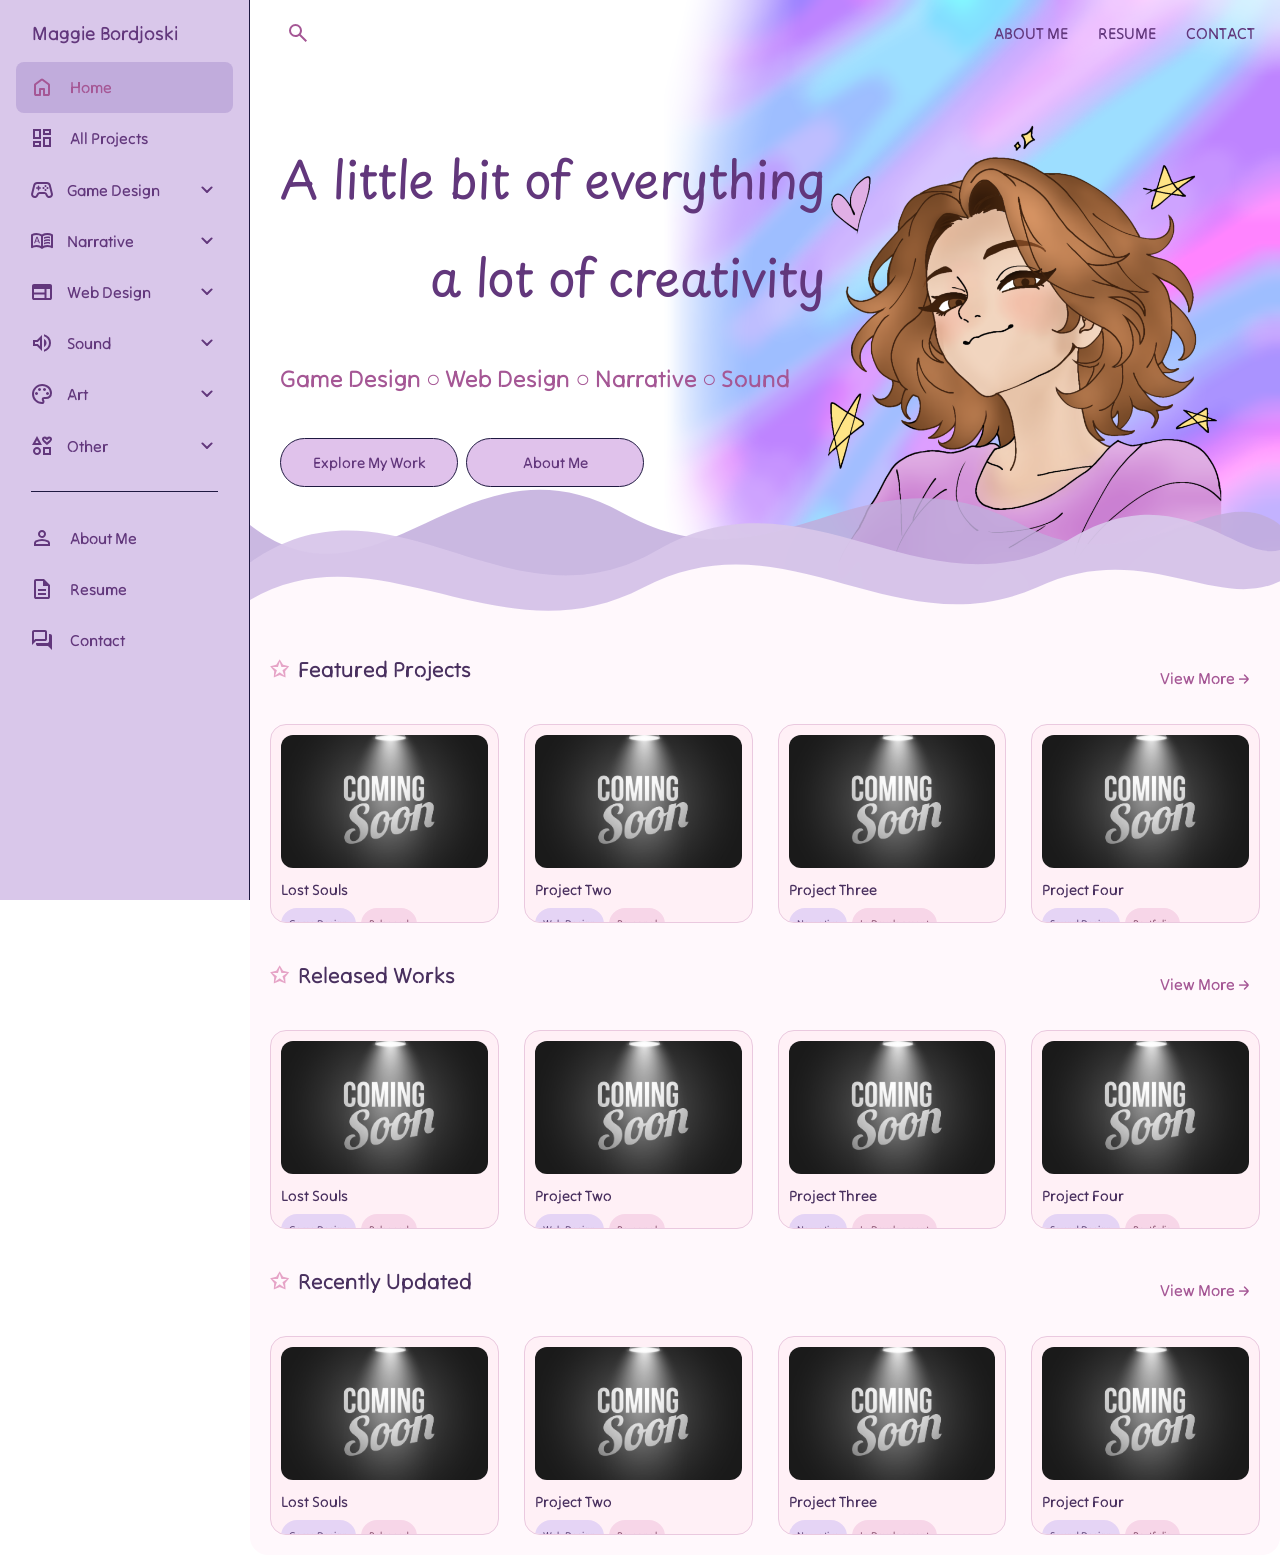
<file: index.html>
<!DOCTYPE html>
<html lang="en">

<head>
    <meta charset="UTF-8">
    <meta name="viewport" content="width=device-width, initial-scale=1.0">
    <title>Maggie Bordjoski Portfolio Website</title>

    <!-- IMPORTING FONTS -->

    <!-- IMPORTING MY CSS -->
    <link rel="stylesheet" href="CSS/index.css">
    <link rel="stylesheet" href="CSS/topnav.css">
    <link rel="stylesheet" href="CSS/sidenav.css">
    <link rel="stylesheet" href="CSS/phone.css">
    <link rel="stylesheet" href="CSS/hero.css">
    <link rel="stylesheet" href="CSS/featured.css">

    <!-- IMPORTING JS -->
    <script type="text/javascript" src="JS/nav.js" defer></script>
    <script type="text/javascript" src="JS/hero.js" defer></script>

    <!-- Tutorials used :D -->
    <!--
        For Side Bar Nav help -
            https://youtu.be/R7b3OlEyqug?si=28GfemDogF6Ju9H1
        -->
    <!--
        For Search bar
            To make it interactive -- https://www.youtube.com/watch?v=N2zvLLOxLSg
            to make it functional -- https://www.youtube.com/watch?v=m8yW3x442Yw
        -->

    <!-- 
        For responsive hero section
            ///
        -->

    <!-- All Resources used -->
    <!--
        SVGs - From Google Fonts Icons
        Fonts - Google Fonts
        ...
        -->
</head>

<body>
    <nav id="sidebar">
        <ul>
            <li>
                <span class="logo">Maggie Bordjoski</span>
            </li>
            <li class="active">
                <a href="index.html">
                    <svg xmlns="http://www.w3.org/2000/svg" height="24px" viewBox="0 -960 960 960" width="24px"
                        fill="#e8eaed">
                        <path
                            d="M240-200h120v-200q0-17 11.5-28.5T400-440h160q17 0 28.5 11.5T600-400v200h120v-360L480-740 240-560v360Zm-80 0v-360q0-19 8.5-36t23.5-28l240-180q21-16 48-16t48 16l240 180q15 11 23.5 28t8.5 36v360q0 33-23.5 56.5T720-120H560q-17 0-28.5-11.5T520-160v-200h-80v200q0 17-11.5 28.5T400-120H240q-33 0-56.5-23.5T160-200Zm320-270Z" />
                    </svg>
                    <span>Home</span>
                </a>
            </li>
            <li>
                <a href="projects.html">
                    <svg xmlns="http://www.w3.org/2000/svg" viewBox="0 0 24 24" height="24px" width="24px"
                        fill="#e3e3e3">
                        <path
                            d="M13,9V3h8V9H13ZM3,13V3h8V13H3Zm10,8V11h8V21H13ZM3,21V15h8v6H3ZM5,11H9V5H5v6Zm10,8h4V13H15v6ZM15,7h4V5H15V7ZM5,19H9V17H5v2Zm4-8Zm6-4Zm0,6ZM9,17Z" />
                    </svg>
                    <span>All Projects</span>
                </a>
            </li>
            <li class="dropdown">
                <div class="dropdown-header">
                    <svg xmlns="http://www.w3.org/2000/svg" viewBox="0 0 24 24" height="24px" width="24px"
                        fill="#e3e3e3">
                        <path
                            d="M4.73,20q-1.5,0-2.56-1.07t-1.11-2.6q0-0.22 0.02-0.45t0.08-0.45l2.1-8.4Q3.6,5.68 4.68,4.84T7.13,4h9.75q1.38,0 2.45,0.84q1.07,0.84 1.42,2.19l2.1,8.4q0.05,0.23 0.09,0.46t0.04,0.46q0,1.52-1.09,2.59T19.28,20q-1.05,0-1.95-0.55q-0.9-0.55-1.35-1.5l-0.7-1.45q-0.13-0.25-0.38-0.38T14.38,16H9.63Q9.35,16 9.1,16.13T8.73,16.5l-0.7,1.45q-0.45,0.95-1.35,1.5T4.73,20ZM4.8,18q0.47,0 0.86-0.25t0.59-0.68l0.7-1.42q0.38-0.78 1.1-1.21T9.63,14h4.75q0.85,0 1.58,0.45t1.12,1.2l0.7,1.42q0.2,0.43 0.59,0.68T19.23,18q0.7,0 1.2-0.46t0.53-1.16q0,0.02-0.05-0.47L18.8,7.52q-0.18-0.68-0.7-1.1T16.88,6H7.13Q6.43,6 5.89,6.43T5.2,7.52L3.1,15.9q-0.05,0.15-0.05,0.45q0,0.7 0.51,1.17Q4.08,18 4.8,18Zm9.41-7.29Q14.5,10.43 14.5,10q0-0.43-0.29-0.71T13.5,9T12.79,9.29T12.5,10t0.29,0.71T13.5,11t0.71-0.29Zm2-2Q16.5,8.42 16.5,8q0-0.43-0.29-0.71T15.5,7T14.79,7.29T14.5,8q0,0.42 0.29,0.71T15.5,9t0.71-0.29Zm0,4Q16.5,12.43 16.5,12t-0.29-0.71T15.5,11t-0.71,0.29T14.5,12t0.29,0.71T15.5,13t0.71-0.29Zm2-2Q18.5,10.43 18.5,10q0-0.43-0.29-0.71T17.5,9T16.79,9.29T16.5,10t0.29,0.71T17.5,11t0.71-0.29ZM9.04,12.29q0.21-0.21 0.21-0.54v-1h1q0.33,0 0.54-0.21T11,10q0-0.33-0.21-0.54T10.25,9.25h-1v-1q0-0.32-0.21-0.54Q8.83,7.5 8.5,7.5q-0.32,0-0.54,0.21Q7.75,7.93 7.75,8.25v1h-1q-0.32,0-0.54,0.21T6,10t0.21,0.54t0.54,0.21h1v1q0,0.32 0.21,0.54T8.5,12.5q0.33,0 0.54-0.21ZM12,12Z" />
                    </svg>
                    <a href="games.html" class="dropdown-link">
                        <span>Game Design</span>
                    </a>
                    <button onclick="toggleSubMenu(this)" class="dropdown-btn">
                        <svg xmlns="http://www.w3.org/2000/svg" height="24px" viewBox="0 -960 960 960" width="24px"
                            fill="#e8eaed">
                            <path
                                d="M480-361q-8 0-15-2.5t-13-8.5L268-556q-11-11-11-28t11-28q11-11 28-11t28 11l156 156 156-156q11-11 28-11t28 11q11 11 11 28t-11 28L508-372q-6 6-13 8.5t-15 2.5Z" />
                        </svg>
                    </button>
                </div>
                <ul class="sub-menu">
                    <div>
                        <li><a href="#">Featured</a></li>
                        <li><a href="#">Unity</a></li>
                        <li><a href="#">Unreal</a></li>
                        <li><a href="#">RPG Maker</a></li>
                        <li><a href="#">Level Design</a></li>
                    </div>
                </ul>
            </li>
            <li class="dropdown">
                <div class="dropdown-header">
                    <svg xmlns="http://www.w3.org/2000/svg" viewBox="0 0 24 24" height="24px" width="24px"
                        fill="#e3e3e3">
                        <path
                            d="M4,14.23H5.13L5.7,12.58H8.3l0.6,1.65H10L7.58,7.77H6.43L4,14.23Zm2.03-2.58L6.98,8.98H7.03l0.95,2.67H6.03ZM14,9.9V8.2q0.83-0.35 1.69-0.52T17.5,7.5q0.65,0 1.28,0.1T20,7.85v1.6q-0.6-0.22-1.21-0.34T17.5,9q-0.95,0-1.82,0.24Q14.8,9.48 14,9.9Zm0,5.5V13.7q0.83-0.35 1.69-0.53T17.5,13q0.65,0 1.28,0.1T20,13.35v1.6q-0.6-0.22-1.21-0.34T17.5,14.5q-0.95,0-1.82,0.22T14,15.4Zm0-2.75v-1.7q0.83-0.35 1.69-0.53t1.81-0.17q0.65,0 1.28,0.1T20,10.6v1.6q-0.6-0.22-1.21-0.34T17.5,11.75q-0.95,0-1.82,0.24Q14.8,12.23 14,12.65ZM6.5,16q1.18,0 2.29,0.26T11,17.05V7.2Q9.98,6.6 8.83,6.3T6.5,6Q5.6,6 4.71,6.18T3,6.7v9.9q0.88-0.3 1.74-0.45T6.5,16ZM13,17.05q1.1-0.53 2.21-0.79T17.5,16q0.9,0 1.76,0.15T21,16.6V6.7q-0.82-0.35-1.71-0.52T17.5,6q-1.18,0-2.32,0.3T13,7.2v9.85ZM12,20q-1.2-0.95-2.6-1.48T6.5,18q-1.05,0-2.06,0.27T2.5,19.05q-0.52,0.27-1.01-0.03Q1,18.73 1,18.15V6.1Q1,5.82 1.14,5.57Q1.28,5.32 1.55,5.2Q2.7,4.6 3.95,4.3T6.5,4Q7.95,4 9.34,4.38T12,5.5q1.28-0.75 2.66-1.13T17.5,4q1.3,0 2.55,0.3t2.4,0.9q0.27,0.13 0.41,0.38T23,6.1V18.15q0,0.58-0.49,0.88q-0.49,0.3-1.01,0.03q-0.92-0.5-1.94-0.78T17.5,18q-1.5,0-2.9,0.52T12,20ZM7,11.52Z" />
                    </svg>
                    <a href="narrative.html" class="dropdown-link">
                        <span>Narrative</span>
                    </a>
                    <button onclick="toggleSubMenu(this)" class="dropdown-btn">
                        <svg xmlns="http://www.w3.org/2000/svg" height="24px" viewBox="0 -960 960 960" width="24px"
                            fill="#e8eaed">
                            <path
                                d="M480-361q-8 0-15-2.5t-13-8.5L268-556q-11-11-11-28t11-28q11-11 28-11t28 11l156 156 156-156q11-11 28-11t28 11q11 11 11 28t-11 28L508-372q-6 6-13 8.5t-15 2.5Z" />
                        </svg>
                    </button>
                </div>
                <ul class="sub-menu">
                    <div>
                        <li><a href="#">Quest Design</a></li>
                        <li><a href="#">Story Bibles</a></li>
                        <li><a href="#">Storylets</a></li>
                        <li><a href="#">Twine</a></li>
                        <li><a href="#">Ink</a></li>
                    </div>
                </ul>
            </li>
            <li class="dropdown">
                <div class="dropdown-header">
                    <svg xmlns="http://www.w3.org/2000/svg" viewBox="0 0 24 24" height="24px" width="24px"
                        fill="#e3e3e3">
                        <path
                            d="M4,20q-0.82,0-1.41-0.59T2,18V6Q2,5.18 2.59,4.59T4,4H20q0.83,0 1.41,0.59Q22,5.18 22,6V18q0,0.82-0.59,1.41T20,20H4Zm0-2H14.5V14.5H4V18Zm12.5,0H20V9H16.5v9ZM4,12.5H14.5V9H4v3.5Z" />
                    </svg>
                    <a href="web.html" class="dropdown-link">
                        <span>Web Design</span>
                    </a>
                    <button onclick="toggleSubMenu(this)" class="dropdown-btn">
                        <svg xmlns="http://www.w3.org/2000/svg" height="24px" viewBox="0 -960 960 960" width="24px"
                            fill="#e8eaed">
                            <path
                                d="M480-361q-8 0-15-2.5t-13-8.5L268-556q-11-11-11-28t11-28q11-11 28-11t28 11l156 156 156-156q11-11 28-11t28 11q11 11 11 28t-11 28L508-372q-6 6-13 8.5t-15 2.5Z" />
                        </svg>
                    </button>
                </div>
                <ul class="sub-menu">
                    <div>
                        <li><a href="#">Projects</a></li>
                        <li><a href="#">Wireframes</a></li>
                        <li><a href="#">UI</a></li>
                        <li><a href="#">UX / User Testing</a></li>
                    </div>
                </ul>
            </li>
            <li class="dropdown">
                <div class="dropdown-header">
                    <svg xmlns="http://www.w3.org/2000/svg" viewBox="0 0 24 24" height="24px" width="24px"
                        fill="#e3e3e3">
                        <path
                            d="M14,20.73V18.68q2.25-0.65 3.63-2.5T19,11.98t-1.38-4.2Q16.25,5.93 14,5.27V3.22q3.1,0.7 5.05,3.14T21,11.98t-1.95,5.61T14,20.73ZM3,15V9H7l5-5V20L7,15H3Zm11,1V7.95Q15.18,8.5 15.84,9.6T16.5,12q0,1.27-0.66,2.36T14,16ZM10,8.85L7.85,11H5v2H7.85L10,15.15V8.85ZM7.5,12Z" />
                    </svg>
                    <a href="sound.html" class="dropdown-link">
                        <span>Sound</span>
                    </a>
                    <button onclick="toggleSubMenu(this)" class="dropdown-btn">
                        <svg xmlns="http://www.w3.org/2000/svg" height="24px" viewBox="0 -960 960 960" width="24px"
                            fill="#e8eaed">
                            <path
                                d="M480-361q-8 0-15-2.5t-13-8.5L268-556q-11-11-11-28t11-28q11-11 28-11t28 11l156 156 156-156q11-11 28-11t28 11q11 11 11 28t-11 28L508-372q-6 6-13 8.5t-15 2.5Z" />
                        </svg>
                    </button>
                </div>
                <ul class="sub-menu">
                    <div>
                        <li><a href="#">Sound Design for games</a></li>
                        <li><a href="#">Sound Effects</a></li>
                        <li><a href="#">Music</a></li>
                        <li><a href="#">Sound Based Narratives</a></li>
                    </div>
                </ul>
            </li>
            <li class="dropdown">
                <div class="dropdown-header">
                    <svg xmlns="http://www.w3.org/2000/svg" viewBox="0 0 24 24" height="24px" width="24px"
                        fill="#1f1f1f">
                        <path
                            d="M12,22q-2.05,0-3.88-0.79Q6.3,20.43 4.94,19.06Q3.58,17.7 2.79,15.88T2,12Q2,9.92 2.81,8.1q0.81-1.83 2.2-3.17Q6.4,3.57 8.25,2.79T12.2,2q2,0 3.78,0.69t3.11,1.9t2.13,2.88Q22,9.13 22,11.05q0,2.88-1.75,4.41T16,17H14.15q-0.22,0-0.31,0.13T13.75,17.4q0,0.3 0.38,0.86t0.38,1.29q0,1.25-0.69,1.85T12,22Zm0-10ZM7.58,12.58Q8,12.15 8,11.5T7.58,10.43T6.5,10T5.43,10.43T5,11.5t0.43,1.07T6.5,13t1.08-0.43Zm3-4Q11,8.15 11,7.5T10.58,6.43T9.5,6T8.43,6.43T8,7.5T8.43,8.57T9.5,9t1.08-0.43Zm5,0Q16,8.15 16,7.5T15.58,6.43T14.5,6T13.43,6.43T13,7.5t0.43,1.07T14.5,9t1.08-0.43Zm3,4Q19,12.15 19,11.5t-0.43-1.08T17.5,10t-1.07,0.42T16,11.5t0.43,1.07T17.5,13t1.07-0.43ZM12,20q0.23,0 0.36-0.13t0.14-0.32q0-0.35-0.38-0.82T11.75,17.3q0-1.05 0.73-1.68T14.25,15H16q1.65,0 2.82-0.96T20,11.05q0-3.03-2.31-5.04T12.2,4Q8.8,4 6.4,6.32T4,12q0,3.32 2.34,5.66T12,20Z" />
                    </svg>
                    <a href="art.html" class="dropdown-link">
                        <span>Art</span>
                    </a>
                    <button onclick="toggleSubMenu(this)" class="dropdown-btn">
                        <svg xmlns="http://www.w3.org/2000/svg" height="24px" viewBox="0 -960 960 960" width="24px"
                            fill="#e8eaed">
                            <path
                                d="M480-361q-8 0-15-2.5t-13-8.5L268-556q-11-11-11-28t11-28q11-11 28-11t28 11l156 156 156-156q11-11 28-11t28 11q11 11 11 28t-11 28L508-372q-6 6-13 8.5t-15 2.5Z" />
                        </svg>
                    </button>
                </div>
                <ul class="sub-menu">
                    <div>
                        <li><a href="#">Pixel Art</a></li>
                        <li><a href="#">Drawing / Illustration</a></li>
                        <li><a href="#">Character Design</a></li>
                        <li><a href="#">Concept Art</a></li>
                    </div>
                </ul>
            </li>
            <li class="dropdown">
                <div class="dropdown-header">
                    <svg xmlns="http://www.w3.org/2000/svg" viewBox="0 0 24 24" height="24px" width="24px"
                        fill="#e3e3e3">
                        <path
                            d="M2,11L7,2l5,9H2Zm2.17,8.82Q3,18.65 3,17q0-1.68 1.17-2.84T7,13t2.83,1.17T11,17T9.83,19.83T7,21T4.18,19.83Zm4.24-1.41Q9,17.83 9,17T8.41,15.59Q7.83,15 7,15T5.59,15.59T5,17t0.59,1.41T7,19q0.83,0 1.41-0.59ZM5.4,9H8.6L7,6.13L5.4,9ZM13,21V13h8v8H13Zm2-2h4V15H15v4Zm2-8q-1.42-1.2-2.39-2.03T13.08,7.52T12.25,6.35T12,5.18q0-1.13 0.79-1.9T14.75,2.5q0.68,0 1.26,0.31T17,3.67q0.4-0.55 0.99-0.86T19.25,2.5q1.18,0 1.96,0.77T22,5.18q0,0.63-0.25,1.17T20.93,7.52T19.39,8.98T17,11Zm0-2.63q1.8-1.5 2.4-2.13T20,5.22Q20,4.9 19.81,4.7T19.3,4.5q-0.25,0-0.49,0.14T18.23,5.13L17,6.3L15.78,5.13q-0.35-0.35-0.59-0.49T14.7,4.5q-0.33,0-0.51,0.2T14,5.22q0,0.4 0.6,1.03T17,8.38Zm0-1.95ZM7,7.55ZM7,17Zm10,0Z" />
                    </svg>
                    <a href="other.html" class="dropdown-link">
                        <span>Other</span>
                    </a>
                    <button onclick="toggleSubMenu(this)" class="dropdown-btn">
                        <svg xmlns="http://www.w3.org/2000/svg" height="24px" viewBox="0 -960 960 960" width="24px"
                            fill="#e8eaed">
                            <path
                                d="M480-361q-8 0-15-2.5t-13-8.5L268-556q-11-11-11-28t11-28q11-11 28-11t28 11l156 156 156-156q11-11 28-11t28 11q11 11 11 28t-11 28L508-372q-6 6-13 8.5t-15 2.5Z" />
                        </svg>
                    </button>
                </div>
                <ul class="sub-menu">
                    <div>
                        <li><a href="#">3D Modeling</a></li>
                        <li><a href="#">Photography</a></li>
                        <li><a href="#">2D Rigging</a></li>
                        <li><a href="#">Video Editing</a></li>
                        <li><a href="#">Passion Projects</a></li>
                    </div>
                </ul>
            </li>
            <div class="break"></div>
            <li>
                <a href="about.html">
                    <svg xmlns="http://www.w3.org/2000/svg" viewBox="0 0 24 24" height="24px" width="24px"
                        fill="#e3e3e3">
                        <path
                            d="M9.18,10.83Q8,9.65 8,8T9.18,5.18T12,4t2.83,1.18T16,8t-1.17,2.82T12,12T9.18,10.83ZM4,20V17.2q0-0.85 0.44-1.56q0.44-0.71 1.16-1.09q1.55-0.78 3.15-1.16T12,13t3.25,0.39t3.15,1.16q0.72,0.38 1.16,1.09T20,17.2V20H4Zm2-2H18V17.2q0-0.27-0.14-0.5q-0.14-0.22-0.36-0.35q-1.35-0.68-2.72-1.01T12,15T9.23,15.34T6.5,16.35Q6.28,16.48 6.14,16.7Q6,16.93 6,17.2V18Zm7.41-8.59Q14,8.82 14,8T13.41,6.59T12,6T10.59,6.59Q10,7.18 10,8t0.59,1.41T12,10t1.41-0.59ZM12,8Zm0,10Z" />
                    </svg>
                    <span>About Me</span>
                </a>
            </li>
            <li>
                <a href="resume.html">
                    <svg xmlns="http://www.w3.org/2000/svg" viewBox="0 0 24 24" height="24px" width="24px"
                        fill="#e3e3e3">
                        <path
                            d="M8,18h8V16H8v2Zm0-4h8V12H8v2ZM6,22q-0.82,0-1.41-0.59T4,20V4Q4,3.17 4.59,2.59T6,2h8l6,6V20q0,0.82-0.59,1.41T18,22H6ZM13,9V4H6V20H18V9H13ZM6,4V9V4V9V20V4Z" />
                    </svg>
                    <span>Resume</span>
                </a>
            </li>
            <li>
                <a href="contact.html">
                    <svg xmlns="http://www.w3.org/2000/svg" viewBox="0 0 24 24" height="24px" width="24px"
                        fill="#e3e3e3">
                        <path
                            d="M22,22l-4-4H8q-0.82,0-1.41-0.59T6,16V15H17q0.82,0 1.41-0.59T19,13V6h1q0.83,0 1.41,0.59Q22,7.18 22,8V22ZM4,12.18L5.18,11H15V4H4v8.17ZM2,17V4Q2,3.17 2.59,2.59T4,2H15q0.83,0 1.41,0.59T17,4v7q0,0.82-0.59,1.41T15,13H6L2,17Zm2-6V4v7Z" />
                    </svg>
                    <span>Contact</span>
                </a>
            </li>
        </ul>
    </nav>
    <div id="content">
        <div class="hero-wave" aria-hidden="true">
            <svg viewBox="0 0 1440 320" preserveAspectRatio="none">
                <path class="wave-back"
                    d="M0,100 C180,180 300,20 520,90C740,160 850,30 1080,100C1250,150 1350,60 1440,100L1440,320 L0,320 Z" />
                <path class="wave-middle"
                    d="M0,130 C200,50 360,190 570,120C780,50 950,180 1150,110C1300,60 1380,130 1440,120L1440,320 L0,320 Z" />
                <path class="wave-front"
                    d="M0,160 C180,100 350,210 550,150 C750,90 900,200 1100,150 C1250,110 1350,170 1440,145 L1440,800 L0,800 Z" />
            </svg>
        </div>
        <div class="hero-img">
            <!--
                Making search bar reactive and top nav
                -->
            <div id="top-nav">
                <form id="Search">
                    <input type="text" placeholder="Search">
                    <svg xmlns="http://www.w3.org/2000/svg" viewBox="0 0 24 24" height="24px" width="24px"
                        fill="#e3e3e3">
                        <path
                            d="M19.6,21l-6.3-6.3q-0.75,0.6-1.72,0.95T9.5,16q-2.72,0-4.61-1.89Q3,12.23 3,9.5Q3,6.77 4.89,4.89T9.5,3t4.61,1.89T16,9.5q0,1.1-0.35,2.07T14.7,13.3L21,19.6L19.6,21ZM9.5,14q1.88,0 3.19-1.31T14,9.5T12.69,6.31T9.5,5T6.31,6.31T5,9.5t1.31,3.19T9.5,14Z" />
                    </svg>
                </form>
                <div class="menu">
                    <ul>
                        <li><a href="about.html">About Me</a></li>
                        <li><a href="resume.html">Resume</a></li>
                        <li><a href="contact.html">Contact</a></li>
                    </ul>
                </div>
            </div>
            <main>
                <div id="hero">
                    <h1 class="hero-title">A little bit of everything</h1>
                    <h1 class="indent-line"> a lot of creativity</h1>
                    <p class="hero-text">
                        Game Design ○ Web Design ○ Narrative ○ Sound
                    </p>

                    <a href="#" class="hero-btn"><span>Explore My Work</span></a>
                    <a href="#" class="hero-btn2"><span>About Me</span></a>
                </div>
        </div>
        <section class="featured-section" id="herofeature">
            <div class="featured-header">
                <h2 class="category-name">
                    <span class="star">✩</span> Featured Projects
                </h2>
                <a href="projects.html" class="view-more">
                    View More →
                </a>
            </div>
            <div class="featured-grid">
                <!-- Project 1 -->
                <div class="project-card">
                    <a href="#">
                        <img src="ASSETS/comingsoon.jpg" alt="Project 1">
                    </a>
                    <h3>Lost Souls</h3>
                    <div class="filters">
                        <span>Game Design</span>
                        <span>Released</span>
                    </div>
                </div>

                <!-- Project 2 -->
                <div class="project-card">
                    <a href="#">
                        <img src="ASSETS/comingsoon.jpg" alt="Project 2">
                    </a>
                    <h3>Project Two</h3>
                    <div class="filters">
                        <span>Web Design</span>
                        <span>Personal</span>
                    </div>
                </div>

                <!-- Project 3 -->
                <div class="project-card">
                    <a href="#">
                        <img src="ASSETS/comingsoon.jpg" alt="Project 3">
                    </a>
                    <h3>Project Three</h3>
                    <div class="filters">
                        <span>Narrative</span>
                        <span>In Development</span>
                    </div>
                </div>

                <!-- Project 4 -->
                <div class="project-card">
                    <a href="#">
                        <img src="ASSETS/comingsoon.jpg" alt="Project 4">
                    </a>
                    <h3>Project Four</h3>
                    <div class="filters">
                        <span>Sound Design</span>
                        <span>Portfolio</span>
                    </div>
                </div>
            </div>
        </section>
        <section class="featured-section">

            <div class="featured-header">
                <h2 class="category-name">
                    <span class="star">✩</span> Released Works
                </h2>
                <a href="projects.html" class="view-more">
                    View More →
                </a>
            </div>

            <div class="featured-grid">

                <!-- Project 1 -->
                <div class="project-card">
                    <a href="#">
                        <img src="ASSETS/comingsoon.jpg" alt="Project 1">
                    </a>
                    <h3>Lost Souls</h3>
                    <div class="filters">
                        <span>Game Design</span>
                        <span>Released</span>
                    </div>
                </div>

                <!-- Project 2 -->
                <div class="project-card">
                    <a href="#">
                        <img src="ASSETS/comingsoon.jpg" alt="Project 2">
                    </a>
                    <h3>Project Two</h3>
                    <div class="filters">
                        <span>Web Design</span>
                        <span>Personal</span>
                    </div>
                </div>

                <!-- Project 3 -->
                <div class="project-card">
                    <a href="#">
                        <img src="ASSETS/comingsoon.jpg" alt="Project 3">
                    </a>
                    <h3>Project Three</h3>
                    <div class="filters">
                        <span>Narrative</span>
                        <span>In Development</span>
                    </div>
                </div>

                <!-- Project 4 -->
                <div class="project-card">
                    <a href="#">
                        <img src="ASSETS/comingsoon.jpg" alt="Project 4">
                    </a>
                    <h3>Project Four</h3>
                    <div class="filters">
                        <span>Sound Design</span>
                        <span>Portfolio</span>
                    </div>
                </div>

            </div>
        </section>
        <section class="featured-section">

            <div class="featured-header">
                <h2 class="category-name">
                    <span class="star">✩</span> Recently Updated
                </h2>
                <a href="projects.html" class="view-more">
                    View More →
                </a>
            </div>

            <div class="featured-grid">

                <!-- Project 1 -->
                <div class="project-card">
                    <a href="#">
                        <img src="ASSETS/comingsoon.jpg" alt="Project 1">
                    </a>
                    <h3>Lost Souls</h3>
                    <div class="filters">
                        <span>Game Design</span>
                        <span>Released</span>
                    </div>
                </div>

                <!-- Project 2 -->
                <div class="project-card">
                    <a href="#">
                        <img src="ASSETS/comingsoon.jpg" alt="Project 2">
                    </a>
                    <h3>Project Two</h3>
                    <div class="filters">
                        <span>Web Design</span>
                        <span>Personal</span>
                    </div>
                </div>

                <!-- Project 3 -->
                <div class="project-card">
                    <a href="#">
                        <img src="ASSETS/comingsoon.jpg" alt="Project 3">
                    </a>
                    <h3>Project Three</h3>
                    <div class="filters">
                        <span>Narrative</span>
                        <span>In Development</span>
                    </div>
                </div>

                <!-- Project 4 -->
                <div class="project-card">
                    <a href="#">
                        <img src="ASSETS/comingsoon.jpg" alt="Project 4">
                    </a>
                    <h3>Project Four</h3>
                    <div class="filters">
                        <span>Sound Design</span>
                        <span>Portfolio</span>
                    </div>
                </div>

            </div>
        </section>
        </main>
    </div>
</body>

</html>
</file>
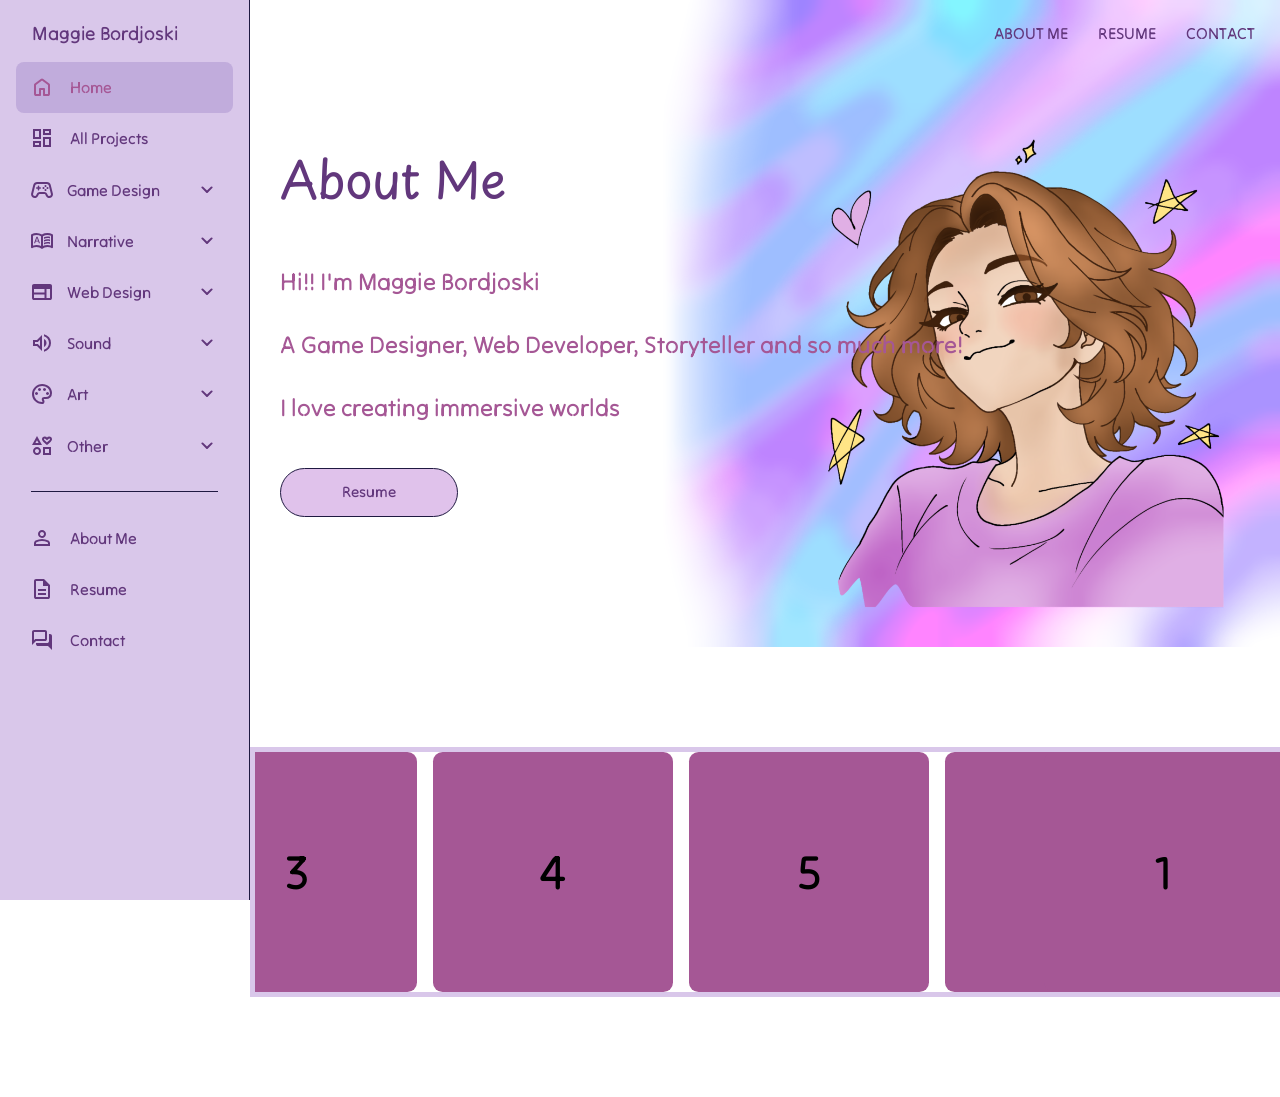
<file: about.html>
<!DOCTYPE html>
<html lang="en">

<head>
    <meta charset="UTF-8">
    <meta name="viewport" content="width=device-width, initial-scale=1.0">
    <title>Maggie Bordjoski Portfolio Website</title>

    <!-- IMPORTING FONTS -->

    <!-- IMPORTING MY CSS -->
    <link rel="stylesheet" href="CSS/index.css">
    <link rel="stylesheet" href="CSS/topnav.css">
    <link rel="stylesheet" href="CSS/sidenav.css">
    <link rel="stylesheet" href="CSS/phone.css">
    <link rel="stylesheet" href="CSS/hero.css">
    <link rel="stylesheet" href="CSS/about.css">

    <!-- IMPORTING JS -->
    <script type="text/javascript" src="JS/nav.js" defer></script>
    <script type="text/javascript" src="JS/hero.js" defer></script>

</head>

<body>
    <nav id="sidebar">
        <ul>
            <li>
                <span class="logo">Maggie Bordjoski</span>
            </li>
            <li class="active">
                <a href="index.html">
                    <svg xmlns="http://www.w3.org/2000/svg" height="24px" viewBox="0 -960 960 960" width="24px"
                        fill="#e8eaed">
                        <path
                            d="M240-200h120v-200q0-17 11.5-28.5T400-440h160q17 0 28.5 11.5T600-400v200h120v-360L480-740 240-560v360Zm-80 0v-360q0-19 8.5-36t23.5-28l240-180q21-16 48-16t48 16l240 180q15 11 23.5 28t8.5 36v360q0 33-23.5 56.5T720-120H560q-17 0-28.5-11.5T520-160v-200h-80v200q0 17-11.5 28.5T400-120H240q-33 0-56.5-23.5T160-200Zm320-270Z" />
                    </svg>
                    <span>Home</span>
                </a>
            </li>
            <li>
                <a href="projects.html">
                    <svg xmlns="http://www.w3.org/2000/svg" viewBox="0 0 24 24" height="24px" width="24px"
                        fill="#e3e3e3">
                        <path
                            d="M13,9V3h8V9H13ZM3,13V3h8V13H3Zm10,8V11h8V21H13ZM3,21V15h8v6H3ZM5,11H9V5H5v6Zm10,8h4V13H15v6ZM15,7h4V5H15V7ZM5,19H9V17H5v2Zm4-8Zm6-4Zm0,6ZM9,17Z" />
                    </svg>
                    <span>All Projects</span>
                </a>
            </li>
            <li class="dropdown">
                <div class="dropdown-header">
                    <svg xmlns="http://www.w3.org/2000/svg" viewBox="0 0 24 24" height="24px" width="24px"
                        fill="#e3e3e3">
                        <path
                            d="M4.73,20q-1.5,0-2.56-1.07t-1.11-2.6q0-0.22 0.02-0.45t0.08-0.45l2.1-8.4Q3.6,5.68 4.68,4.84T7.13,4h9.75q1.38,0 2.45,0.84q1.07,0.84 1.42,2.19l2.1,8.4q0.05,0.23 0.09,0.46t0.04,0.46q0,1.52-1.09,2.59T19.28,20q-1.05,0-1.95-0.55q-0.9-0.55-1.35-1.5l-0.7-1.45q-0.13-0.25-0.38-0.38T14.38,16H9.63Q9.35,16 9.1,16.13T8.73,16.5l-0.7,1.45q-0.45,0.95-1.35,1.5T4.73,20ZM4.8,18q0.47,0 0.86-0.25t0.59-0.68l0.7-1.42q0.38-0.78 1.1-1.21T9.63,14h4.75q0.85,0 1.58,0.45t1.12,1.2l0.7,1.42q0.2,0.43 0.59,0.68T19.23,18q0.7,0 1.2-0.46t0.53-1.16q0,0.02-0.05-0.47L18.8,7.52q-0.18-0.68-0.7-1.1T16.88,6H7.13Q6.43,6 5.89,6.43T5.2,7.52L3.1,15.9q-0.05,0.15-0.05,0.45q0,0.7 0.51,1.17Q4.08,18 4.8,18Zm9.41-7.29Q14.5,10.43 14.5,10q0-0.43-0.29-0.71T13.5,9T12.79,9.29T12.5,10t0.29,0.71T13.5,11t0.71-0.29Zm2-2Q16.5,8.42 16.5,8q0-0.43-0.29-0.71T15.5,7T14.79,7.29T14.5,8q0,0.42 0.29,0.71T15.5,9t0.71-0.29Zm0,4Q16.5,12.43 16.5,12t-0.29-0.71T15.5,11t-0.71,0.29T14.5,12t0.29,0.71T15.5,13t0.71-0.29Zm2-2Q18.5,10.43 18.5,10q0-0.43-0.29-0.71T17.5,9T16.79,9.29T16.5,10t0.29,0.71T17.5,11t0.71-0.29ZM9.04,12.29q0.21-0.21 0.21-0.54v-1h1q0.33,0 0.54-0.21T11,10q0-0.33-0.21-0.54T10.25,9.25h-1v-1q0-0.32-0.21-0.54Q8.83,7.5 8.5,7.5q-0.32,0-0.54,0.21Q7.75,7.93 7.75,8.25v1h-1q-0.32,0-0.54,0.21T6,10t0.21,0.54t0.54,0.21h1v1q0,0.32 0.21,0.54T8.5,12.5q0.33,0 0.54-0.21ZM12,12Z" />
                    </svg>
                    <a href="games.html" class="dropdown-link">
                        <span>Game Design</span>
                    </a>
                    <button onclick="toggleSubMenu(this)" class="dropdown-btn">
                        <svg xmlns="http://www.w3.org/2000/svg" height="24px" viewBox="0 -960 960 960" width="24px"
                            fill="#e8eaed">
                            <path
                                d="M480-361q-8 0-15-2.5t-13-8.5L268-556q-11-11-11-28t11-28q11-11 28-11t28 11l156 156 156-156q11-11 28-11t28 11q11 11 11 28t-11 28L508-372q-6 6-13 8.5t-15 2.5Z" />
                        </svg>
                    </button>
                </div>
                <ul class="sub-menu">
                    <div>
                        <li><a href="#">Featured</a></li>
                        <li><a href="#">Unity</a></li>
                        <li><a href="#">Unreal</a></li>
                        <li><a href="#">RPG Maker</a></li>
                        <li><a href="#">Level Design</a></li>
                    </div>
                </ul>
            </li>
            <li class="dropdown">
                <div class="dropdown-header">
                    <svg xmlns="http://www.w3.org/2000/svg" viewBox="0 0 24 24" height="24px" width="24px"
                        fill="#e3e3e3">
                        <path
                            d="M4,14.23H5.13L5.7,12.58H8.3l0.6,1.65H10L7.58,7.77H6.43L4,14.23Zm2.03-2.58L6.98,8.98H7.03l0.95,2.67H6.03ZM14,9.9V8.2q0.83-0.35 1.69-0.52T17.5,7.5q0.65,0 1.28,0.1T20,7.85v1.6q-0.6-0.22-1.21-0.34T17.5,9q-0.95,0-1.82,0.24Q14.8,9.48 14,9.9Zm0,5.5V13.7q0.83-0.35 1.69-0.53T17.5,13q0.65,0 1.28,0.1T20,13.35v1.6q-0.6-0.22-1.21-0.34T17.5,14.5q-0.95,0-1.82,0.22T14,15.4Zm0-2.75v-1.7q0.83-0.35 1.69-0.53t1.81-0.17q0.65,0 1.28,0.1T20,10.6v1.6q-0.6-0.22-1.21-0.34T17.5,11.75q-0.95,0-1.82,0.24Q14.8,12.23 14,12.65ZM6.5,16q1.18,0 2.29,0.26T11,17.05V7.2Q9.98,6.6 8.83,6.3T6.5,6Q5.6,6 4.71,6.18T3,6.7v9.9q0.88-0.3 1.74-0.45T6.5,16ZM13,17.05q1.1-0.53 2.21-0.79T17.5,16q0.9,0 1.76,0.15T21,16.6V6.7q-0.82-0.35-1.71-0.52T17.5,6q-1.18,0-2.32,0.3T13,7.2v9.85ZM12,20q-1.2-0.95-2.6-1.48T6.5,18q-1.05,0-2.06,0.27T2.5,19.05q-0.52,0.27-1.01-0.03Q1,18.73 1,18.15V6.1Q1,5.82 1.14,5.57Q1.28,5.32 1.55,5.2Q2.7,4.6 3.95,4.3T6.5,4Q7.95,4 9.34,4.38T12,5.5q1.28-0.75 2.66-1.13T17.5,4q1.3,0 2.55,0.3t2.4,0.9q0.27,0.13 0.41,0.38T23,6.1V18.15q0,0.58-0.49,0.88q-0.49,0.3-1.01,0.03q-0.92-0.5-1.94-0.78T17.5,18q-1.5,0-2.9,0.52T12,20ZM7,11.52Z" />
                    </svg>
                    <a href="narrative.html" class="dropdown-link">
                        <span>Narrative</span>
                    </a>
                    <button onclick="toggleSubMenu(this)" class="dropdown-btn">
                        <svg xmlns="http://www.w3.org/2000/svg" height="24px" viewBox="0 -960 960 960" width="24px"
                            fill="#e8eaed">
                            <path
                                d="M480-361q-8 0-15-2.5t-13-8.5L268-556q-11-11-11-28t11-28q11-11 28-11t28 11l156 156 156-156q11-11 28-11t28 11q11 11 11 28t-11 28L508-372q-6 6-13 8.5t-15 2.5Z" />
                        </svg>
                    </button>
                </div>
                <ul class="sub-menu">
                    <div>
                        <li><a href="#">Quest Design</a></li>
                        <li><a href="#">Story Bibles</a></li>
                        <li><a href="#">Storylets</a></li>
                        <li><a href="#">Twine</a></li>
                        <li><a href="#">Ink</a></li>
                    </div>
                </ul>
            </li>
            <li class="dropdown">
                <div class="dropdown-header">
                    <svg xmlns="http://www.w3.org/2000/svg" viewBox="0 0 24 24" height="24px" width="24px"
                        fill="#e3e3e3">
                        <path
                            d="M4,20q-0.82,0-1.41-0.59T2,18V6Q2,5.18 2.59,4.59T4,4H20q0.83,0 1.41,0.59Q22,5.18 22,6V18q0,0.82-0.59,1.41T20,20H4Zm0-2H14.5V14.5H4V18Zm12.5,0H20V9H16.5v9ZM4,12.5H14.5V9H4v3.5Z" />
                    </svg>
                    <a href="web.html" class="dropdown-link">
                        <span>Web Design</span>
                    </a>
                    <button onclick="toggleSubMenu(this)" class="dropdown-btn">
                        <svg xmlns="http://www.w3.org/2000/svg" height="24px" viewBox="0 -960 960 960" width="24px"
                            fill="#e8eaed">
                            <path
                                d="M480-361q-8 0-15-2.5t-13-8.5L268-556q-11-11-11-28t11-28q11-11 28-11t28 11l156 156 156-156q11-11 28-11t28 11q11 11 11 28t-11 28L508-372q-6 6-13 8.5t-15 2.5Z" />
                        </svg>
                    </button>
                </div>
                <ul class="sub-menu">
                    <div>
                        <li><a href="#">Projects</a></li>
                        <li><a href="#">Wireframes</a></li>
                        <li><a href="#">UI</a></li>
                        <li><a href="#">UX / User Testing</a></li>
                    </div>
                </ul>
            </li>
            <li class="dropdown">
                <div class="dropdown-header">
                    <svg xmlns="http://www.w3.org/2000/svg" viewBox="0 0 24 24" height="24px" width="24px"
                        fill="#e3e3e3">
                        <path
                            d="M14,20.73V18.68q2.25-0.65 3.63-2.5T19,11.98t-1.38-4.2Q16.25,5.93 14,5.27V3.22q3.1,0.7 5.05,3.14T21,11.98t-1.95,5.61T14,20.73ZM3,15V9H7l5-5V20L7,15H3Zm11,1V7.95Q15.18,8.5 15.84,9.6T16.5,12q0,1.27-0.66,2.36T14,16ZM10,8.85L7.85,11H5v2H7.85L10,15.15V8.85ZM7.5,12Z" />
                    </svg>
                    <a href="sound.html" class="dropdown-link">
                        <span>Sound</span>
                    </a>
                    <button onclick="toggleSubMenu(this)" class="dropdown-btn">
                        <svg xmlns="http://www.w3.org/2000/svg" height="24px" viewBox="0 -960 960 960" width="24px"
                            fill="#e8eaed">
                            <path
                                d="M480-361q-8 0-15-2.5t-13-8.5L268-556q-11-11-11-28t11-28q11-11 28-11t28 11l156 156 156-156q11-11 28-11t28 11q11 11 11 28t-11 28L508-372q-6 6-13 8.5t-15 2.5Z" />
                        </svg>
                    </button>
                </div>
                <ul class="sub-menu">
                    <div>
                        <li><a href="#">Sound Design for games</a></li>
                        <li><a href="#">Sound Effects</a></li>
                        <li><a href="#">Music</a></li>
                        <li><a href="#">Sound Based Narratives</a></li>
                    </div>
                </ul>
            </li>
            <li class="dropdown">
                <div class="dropdown-header">
                    <svg xmlns="http://www.w3.org/2000/svg" viewBox="0 0 24 24" height="24px" width="24px"
                        fill="#1f1f1f">
                        <path
                            d="M12,22q-2.05,0-3.88-0.79Q6.3,20.43 4.94,19.06Q3.58,17.7 2.79,15.88T2,12Q2,9.92 2.81,8.1q0.81-1.83 2.2-3.17Q6.4,3.57 8.25,2.79T12.2,2q2,0 3.78,0.69t3.11,1.9t2.13,2.88Q22,9.13 22,11.05q0,2.88-1.75,4.41T16,17H14.15q-0.22,0-0.31,0.13T13.75,17.4q0,0.3 0.38,0.86t0.38,1.29q0,1.25-0.69,1.85T12,22Zm0-10ZM7.58,12.58Q8,12.15 8,11.5T7.58,10.43T6.5,10T5.43,10.43T5,11.5t0.43,1.07T6.5,13t1.08-0.43Zm3-4Q11,8.15 11,7.5T10.58,6.43T9.5,6T8.43,6.43T8,7.5T8.43,8.57T9.5,9t1.08-0.43Zm5,0Q16,8.15 16,7.5T15.58,6.43T14.5,6T13.43,6.43T13,7.5t0.43,1.07T14.5,9t1.08-0.43Zm3,4Q19,12.15 19,11.5t-0.43-1.08T17.5,10t-1.07,0.42T16,11.5t0.43,1.07T17.5,13t1.07-0.43ZM12,20q0.23,0 0.36-0.13t0.14-0.32q0-0.35-0.38-0.82T11.75,17.3q0-1.05 0.73-1.68T14.25,15H16q1.65,0 2.82-0.96T20,11.05q0-3.03-2.31-5.04T12.2,4Q8.8,4 6.4,6.32T4,12q0,3.32 2.34,5.66T12,20Z" />
                    </svg>
                    <a href="art.html" class="dropdown-link">
                        <span>Art</span>
                    </a>
                    <button onclick="toggleSubMenu(this)" class="dropdown-btn">
                        <svg xmlns="http://www.w3.org/2000/svg" height="24px" viewBox="0 -960 960 960" width="24px"
                            fill="#e8eaed">
                            <path
                                d="M480-361q-8 0-15-2.5t-13-8.5L268-556q-11-11-11-28t11-28q11-11 28-11t28 11l156 156 156-156q11-11 28-11t28 11q11 11 11 28t-11 28L508-372q-6 6-13 8.5t-15 2.5Z" />
                        </svg>
                    </button>
                </div>
                <ul class="sub-menu">
                    <div>
                        <li><a href="#">Pixel Art</a></li>
                        <li><a href="#">Drawing / Illustration</a></li>
                        <li><a href="#">Character Design</a></li>
                        <li><a href="#">Concept Art</a></li>
                    </div>
                </ul>
            </li>
            <li class="dropdown">
                <div class="dropdown-header">
                    <svg xmlns="http://www.w3.org/2000/svg" viewBox="0 0 24 24" height="24px" width="24px"
                        fill="#e3e3e3">
                        <path
                            d="M2,11L7,2l5,9H2Zm2.17,8.82Q3,18.65 3,17q0-1.68 1.17-2.84T7,13t2.83,1.17T11,17T9.83,19.83T7,21T4.18,19.83Zm4.24-1.41Q9,17.83 9,17T8.41,15.59Q7.83,15 7,15T5.59,15.59T5,17t0.59,1.41T7,19q0.83,0 1.41-0.59ZM5.4,9H8.6L7,6.13L5.4,9ZM13,21V13h8v8H13Zm2-2h4V15H15v4Zm2-8q-1.42-1.2-2.39-2.03T13.08,7.52T12.25,6.35T12,5.18q0-1.13 0.79-1.9T14.75,2.5q0.68,0 1.26,0.31T17,3.67q0.4-0.55 0.99-0.86T19.25,2.5q1.18,0 1.96,0.77T22,5.18q0,0.63-0.25,1.17T20.93,7.52T19.39,8.98T17,11Zm0-2.63q1.8-1.5 2.4-2.13T20,5.22Q20,4.9 19.81,4.7T19.3,4.5q-0.25,0-0.49,0.14T18.23,5.13L17,6.3L15.78,5.13q-0.35-0.35-0.59-0.49T14.7,4.5q-0.33,0-0.51,0.2T14,5.22q0,0.4 0.6,1.03T17,8.38Zm0-1.95ZM7,7.55ZM7,17Zm10,0Z" />
                    </svg>
                    <a href="other.html" class="dropdown-link">
                        <span>Other</span>
                    </a>
                    <button onclick="toggleSubMenu(this)" class="dropdown-btn">
                        <svg xmlns="http://www.w3.org/2000/svg" height="24px" viewBox="0 -960 960 960" width="24px"
                            fill="#e8eaed">
                            <path
                                d="M480-361q-8 0-15-2.5t-13-8.5L268-556q-11-11-11-28t11-28q11-11 28-11t28 11l156 156 156-156q11-11 28-11t28 11q11 11 11 28t-11 28L508-372q-6 6-13 8.5t-15 2.5Z" />
                        </svg>
                    </button>
                </div>
                <ul class="sub-menu">
                    <div>
                        <li><a href="#">3D Modeling</a></li>
                        <li><a href="#">Photography</a></li>
                        <li><a href="#">2D Rigging</a></li>
                        <li><a href="#">Video Editing</a></li>
                        <li><a href="#">Passion Projects</a></li>
                    </div>
                </ul>
            </li>
            <div class="break"></div>
            <li>
                <a href="about.html">
                    <svg xmlns="http://www.w3.org/2000/svg" viewBox="0 0 24 24" height="24px" width="24px"
                        fill="#e3e3e3">
                        <path
                            d="M9.18,10.83Q8,9.65 8,8T9.18,5.18T12,4t2.83,1.18T16,8t-1.17,2.82T12,12T9.18,10.83ZM4,20V17.2q0-0.85 0.44-1.56q0.44-0.71 1.16-1.09q1.55-0.78 3.15-1.16T12,13t3.25,0.39t3.15,1.16q0.72,0.38 1.16,1.09T20,17.2V20H4Zm2-2H18V17.2q0-0.27-0.14-0.5q-0.14-0.22-0.36-0.35q-1.35-0.68-2.72-1.01T12,15T9.23,15.34T6.5,16.35Q6.28,16.48 6.14,16.7Q6,16.93 6,17.2V18Zm7.41-8.59Q14,8.82 14,8T13.41,6.59T12,6T10.59,6.59Q10,7.18 10,8t0.59,1.41T12,10t1.41-0.59ZM12,8Zm0,10Z" />
                    </svg>
                    <span>About Me</span>
                </a>
            </li>
            <li>
                <a href="resume.html">
                    <svg xmlns="http://www.w3.org/2000/svg" viewBox="0 0 24 24" height="24px" width="24px"
                        fill="#e3e3e3">
                        <path
                            d="M8,18h8V16H8v2Zm0-4h8V12H8v2ZM6,22q-0.82,0-1.41-0.59T4,20V4Q4,3.17 4.59,2.59T6,2h8l6,6V20q0,0.82-0.59,1.41T18,22H6ZM13,9V4H6V20H18V9H13ZM6,4V9V4V9V20V4Z" />
                    </svg>
                    <span>Resume</span>
                </a>
            </li>
            <li>
                <a href="contact.html">
                    <svg xmlns="http://www.w3.org/2000/svg" viewBox="0 0 24 24" height="24px" width="24px"
                        fill="#e3e3e3">
                        <path
                            d="M22,22l-4-4H8q-0.82,0-1.41-0.59T6,16V15H17q0.82,0 1.41-0.59T19,13V6h1q0.83,0 1.41,0.59Q22,7.18 22,8V22ZM4,12.18L5.18,11H15V4H4v8.17ZM2,17V4Q2,3.17 2.59,2.59T4,2H15q0.83,0 1.41,0.59T17,4v7q0,0.82-0.59,1.41T15,13H6L2,17Zm2-6V4v7Z" />
                    </svg>
                    <span>Contact</span>
                </a>
            </li>
        </ul>
    </nav>
    <div id="content">
        <div class="hero-img">
            <!--
                Making search bar reactive and top nav
                -->
            <div id="top-nav">
                <div class="menu">
                    <ul>
                        <li><a href="about.html">About Me</a></li>
                        <li><a href="resume.html">Resume</a></li>
                        <li><a href="contact.html">Contact</a></li>
                    </ul>
                </div>
            </div>
            <main>
                <div id="hero">
                    <h1 class="hero-title">About Me</h1>
                    <p class="hero-text">
                        Hi!! I'm Maggie Bordjoski
                    </p>
                    <p class="hero-text">
                        A Game Designer, Web Developer, Storyteller and so much more!
                    </p>
                    <p class="hero-text">
                        I love creating immersive worlds
                    </p>

                    <a href="#" class="hero-btn"><span>Resume</span></a>
                </div>
        </div>
        <div class="carousel">
            <div class="group">
                <div class="card">1</div>
                <div class="card">2</div>
                <div class="card">3</div>
                <div class="card">4</div>
                <div class="card">5</div>
                <div class="card">6</div>
                <div class="card">7</div>
                <div class="card">8</div>
                <div class="card">9</div>
                <div class="card">10</div>
            </div>
            <div aria-hidden class="group">
                <div class="card">1</div>
                <div class="card">2</div>
                <div class="card">3</div>
                <div class="card">4</div>
                <div class="card">5</div>
                <div class="card">6</div>
                <div class="card">7</div>
                <div class="card">8</div>
                <div class="card">9</div>
                <div class="card">10</div>
            </div>
        </div>
        </main>
    </div>
</body>

</html>
</file>
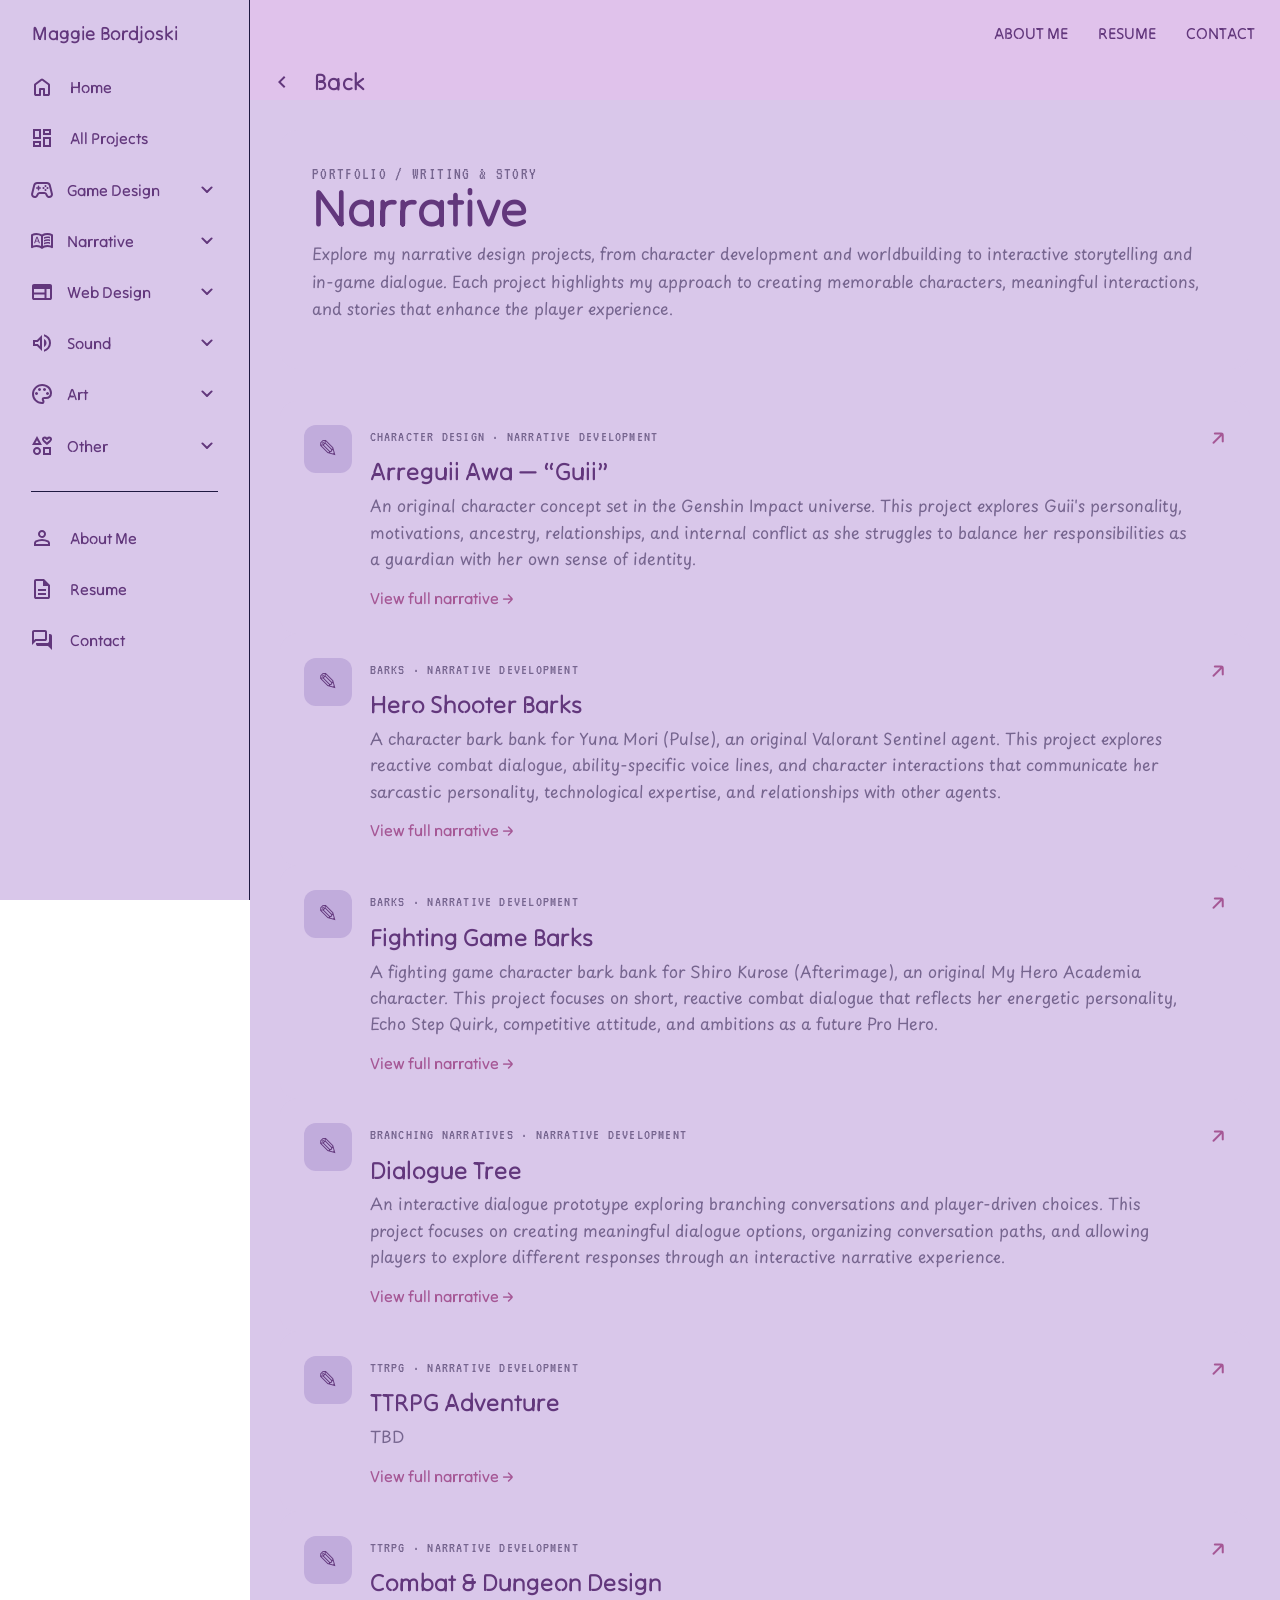
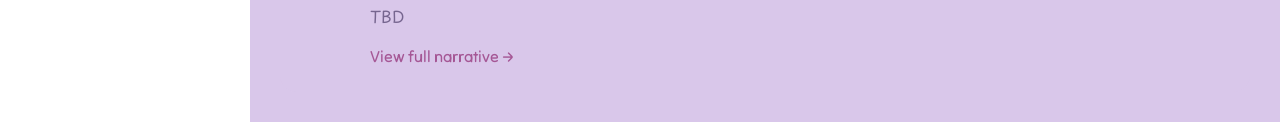
<file: narrative.html>
<!DOCTYPE html>
<html lang="en">

<head>
    <meta charset="UTF-8">
    <meta name="viewport" content="width=device-width, initial-scale=1.0">
    <title>Maggie Bordjoski Portfolio Website</title>

    <!-- IMPORTING FONTS -->

    <!-- IMPORTING MY CSS -->
    <link rel="stylesheet" href="CSS/index.css">
    <link rel="stylesheet" href="CSS/topnav.css">
    <link rel="stylesheet" href="CSS/sidenav.css">
    <link rel="stylesheet" href="CSS/phone.css">
    <link rel="stylesheet" href="CSS/narrative.css">

    <!-- IMPORTING JS -->
    <script type="text/javascript" src="JS/nav.js" defer></script>

</head>

<body>
    <nav id="sidebar">
        <ul>
            <li>
                <span class="logo">Maggie Bordjoski</span>
            </li>
            <li>
                <a href="index.html">
                    <svg xmlns="http://www.w3.org/2000/svg" height="24px" viewBox="0 -960 960 960" width="24px"
                        fill="#e8eaed">
                        <path
                            d="M240-200h120v-200q0-17 11.5-28.5T400-440h160q17 0 28.5 11.5T600-400v200h120v-360L480-740 240-560v360Zm-80 0v-360q0-19 8.5-36t23.5-28l240-180q21-16 48-16t48 16l240 180q15 11 23.5 28t8.5 36v360q0 33-23.5 56.5T720-120H560q-17 0-28.5-11.5T520-160v-200h-80v200q0 17-11.5 28.5T400-120H240q-33 0-56.5-23.5T160-200Zm320-270Z" />
                    </svg>
                    <span>Home</span>
                </a>
            </li>
            <li>
                <a href="projects.html">
                    <svg xmlns="http://www.w3.org/2000/svg" viewBox="0 0 24 24" height="24px" width="24px"
                        fill="#e3e3e3">
                        <path
                            d="M13,9V3h8V9H13ZM3,13V3h8V13H3Zm10,8V11h8V21H13ZM3,21V15h8v6H3ZM5,11H9V5H5v6Zm10,8h4V13H15v6ZM15,7h4V5H15V7ZM5,19H9V17H5v2Zm4-8Zm6-4Zm0,6ZM9,17Z" />
                    </svg>
                    <span>All Projects</span>
                </a>
            </li>
            <li class="dropdown">
                <div class="dropdown-header">
                    <svg xmlns="http://www.w3.org/2000/svg" viewBox="0 0 24 24" height="24px" width="24px"
                        fill="#e3e3e3">
                        <path
                            d="M4.73,20q-1.5,0-2.56-1.07t-1.11-2.6q0-0.22 0.02-0.45t0.08-0.45l2.1-8.4Q3.6,5.68 4.68,4.84T7.13,4h9.75q1.38,0 2.45,0.84q1.07,0.84 1.42,2.19l2.1,8.4q0.05,0.23 0.09,0.46t0.04,0.46q0,1.52-1.09,2.59T19.28,20q-1.05,0-1.95-0.55q-0.9-0.55-1.35-1.5l-0.7-1.45q-0.13-0.25-0.38-0.38T14.38,16H9.63Q9.35,16 9.1,16.13T8.73,16.5l-0.7,1.45q-0.45,0.95-1.35,1.5T4.73,20ZM4.8,18q0.47,0 0.86-0.25t0.59-0.68l0.7-1.42q0.38-0.78 1.1-1.21T9.63,14h4.75q0.85,0 1.58,0.45t1.12,1.2l0.7,1.42q0.2,0.43 0.59,0.68T19.23,18q0.7,0 1.2-0.46t0.53-1.16q0,0.02-0.05-0.47L18.8,7.52q-0.18-0.68-0.7-1.1T16.88,6H7.13Q6.43,6 5.89,6.43T5.2,7.52L3.1,15.9q-0.05,0.15-0.05,0.45q0,0.7 0.51,1.17Q4.08,18 4.8,18Zm9.41-7.29Q14.5,10.43 14.5,10q0-0.43-0.29-0.71T13.5,9T12.79,9.29T12.5,10t0.29,0.71T13.5,11t0.71-0.29Zm2-2Q16.5,8.42 16.5,8q0-0.43-0.29-0.71T15.5,7T14.79,7.29T14.5,8q0,0.42 0.29,0.71T15.5,9t0.71-0.29Zm0,4Q16.5,12.43 16.5,12t-0.29-0.71T15.5,11t-0.71,0.29T14.5,12t0.29,0.71T15.5,13t0.71-0.29Zm2-2Q18.5,10.43 18.5,10q0-0.43-0.29-0.71T17.5,9T16.79,9.29T16.5,10t0.29,0.71T17.5,11t0.71-0.29ZM9.04,12.29q0.21-0.21 0.21-0.54v-1h1q0.33,0 0.54-0.21T11,10q0-0.33-0.21-0.54T10.25,9.25h-1v-1q0-0.32-0.21-0.54Q8.83,7.5 8.5,7.5q-0.32,0-0.54,0.21Q7.75,7.93 7.75,8.25v1h-1q-0.32,0-0.54,0.21T6,10t0.21,0.54t0.54,0.21h1v1q0,0.32 0.21,0.54T8.5,12.5q0.33,0 0.54-0.21ZM12,12Z" />
                    </svg>
                    <a href="games.html" class="dropdown-link">
                        <span>Game Design</span>
                    </a>
                    <button onclick="toggleSubMenu(this)" class="dropdown-btn">
                        <svg xmlns="http://www.w3.org/2000/svg" height="24px" viewBox="0 -960 960 960" width="24px"
                            fill="#e8eaed">
                            <path
                                d="M480-361q-8 0-15-2.5t-13-8.5L268-556q-11-11-11-28t11-28q11-11 28-11t28 11l156 156 156-156q11-11 28-11t28 11q11 11 11 28t-11 28L508-372q-6 6-13 8.5t-15 2.5Z" />
                        </svg>
                    </button>
                </div>
                <ul class="sub-menu">
                    <div>
                        <li><a href="#">Featured</a></li>
                        <li><a href="#">Unity</a></li>
                        <li><a href="#">Unreal</a></li>
                        <li><a href="#">RPG Maker</a></li>
                        <li><a href="#">Level Design</a></li>
                    </div>
                </ul>
            </li>
            <li class="dropdown" class="active">
                <div class="dropdown-header">
                    <svg xmlns="http://www.w3.org/2000/svg" viewBox="0 0 24 24" height="24px" width="24px"
                        fill="#e3e3e3">
                        <path
                            d="M4,14.23H5.13L5.7,12.58H8.3l0.6,1.65H10L7.58,7.77H6.43L4,14.23Zm2.03-2.58L6.98,8.98H7.03l0.95,2.67H6.03ZM14,9.9V8.2q0.83-0.35 1.69-0.52T17.5,7.5q0.65,0 1.28,0.1T20,7.85v1.6q-0.6-0.22-1.21-0.34T17.5,9q-0.95,0-1.82,0.24Q14.8,9.48 14,9.9Zm0,5.5V13.7q0.83-0.35 1.69-0.53T17.5,13q0.65,0 1.28,0.1T20,13.35v1.6q-0.6-0.22-1.21-0.34T17.5,14.5q-0.95,0-1.82,0.22T14,15.4Zm0-2.75v-1.7q0.83-0.35 1.69-0.53t1.81-0.17q0.65,0 1.28,0.1T20,10.6v1.6q-0.6-0.22-1.21-0.34T17.5,11.75q-0.95,0-1.82,0.24Q14.8,12.23 14,12.65ZM6.5,16q1.18,0 2.29,0.26T11,17.05V7.2Q9.98,6.6 8.83,6.3T6.5,6Q5.6,6 4.71,6.18T3,6.7v9.9q0.88-0.3 1.74-0.45T6.5,16ZM13,17.05q1.1-0.53 2.21-0.79T17.5,16q0.9,0 1.76,0.15T21,16.6V6.7q-0.82-0.35-1.71-0.52T17.5,6q-1.18,0-2.32,0.3T13,7.2v9.85ZM12,20q-1.2-0.95-2.6-1.48T6.5,18q-1.05,0-2.06,0.27T2.5,19.05q-0.52,0.27-1.01-0.03Q1,18.73 1,18.15V6.1Q1,5.82 1.14,5.57Q1.28,5.32 1.55,5.2Q2.7,4.6 3.95,4.3T6.5,4Q7.95,4 9.34,4.38T12,5.5q1.28-0.75 2.66-1.13T17.5,4q1.3,0 2.55,0.3t2.4,0.9q0.27,0.13 0.41,0.38T23,6.1V18.15q0,0.58-0.49,0.88q-0.49,0.3-1.01,0.03q-0.92-0.5-1.94-0.78T17.5,18q-1.5,0-2.9,0.52T12,20ZM7,11.52Z" />
                    </svg>
                    <a href="narrative.html" class="dropdown-link">
                        <span>Narrative</span>
                    </a>
                    <button onclick="toggleSubMenu(this)" class="dropdown-btn">
                        <svg xmlns="http://www.w3.org/2000/svg" height="24px" viewBox="0 -960 960 960" width="24px"
                            fill="#e8eaed">
                            <path
                                d="M480-361q-8 0-15-2.5t-13-8.5L268-556q-11-11-11-28t11-28q11-11 28-11t28 11l156 156 156-156q11-11 28-11t28 11q11 11 11 28t-11 28L508-372q-6 6-13 8.5t-15 2.5Z" />
                        </svg>
                    </button>
                </div>
                <ul class="sub-menu">
                    <div>
                        <li><a href="#">Quest Design</a></li>
                        <li><a href="#">Story Bibles</a></li>
                        <li><a href="#">Storylets</a></li>
                        <li><a href="#">Twine</a></li>
                        <li><a href="#">Ink</a></li>
                    </div>
                </ul>
            </li>
            <li class="dropdown">
                <div class="dropdown-header">
                    <svg xmlns="http://www.w3.org/2000/svg" viewBox="0 0 24 24" height="24px" width="24px"
                        fill="#e3e3e3">
                        <path
                            d="M4,20q-0.82,0-1.41-0.59T2,18V6Q2,5.18 2.59,4.59T4,4H20q0.83,0 1.41,0.59Q22,5.18 22,6V18q0,0.82-0.59,1.41T20,20H4Zm0-2H14.5V14.5H4V18Zm12.5,0H20V9H16.5v9ZM4,12.5H14.5V9H4v3.5Z" />
                    </svg>
                    <a href="web.html" class="dropdown-link">
                        <span>Web Design</span>
                    </a>
                    <button onclick="toggleSubMenu(this)" class="dropdown-btn">
                        <svg xmlns="http://www.w3.org/2000/svg" height="24px" viewBox="0 -960 960 960" width="24px"
                            fill="#e8eaed">
                            <path
                                d="M480-361q-8 0-15-2.5t-13-8.5L268-556q-11-11-11-28t11-28q11-11 28-11t28 11l156 156 156-156q11-11 28-11t28 11q11 11 11 28t-11 28L508-372q-6 6-13 8.5t-15 2.5Z" />
                        </svg>
                    </button>
                </div>
                <ul class="sub-menu">
                    <div>
                        <li><a href="#">Projects</a></li>
                        <li><a href="#">Wireframes</a></li>
                        <li><a href="#">UI</a></li>
                        <li><a href="#">UX / User Testing</a></li>
                    </div>
                </ul>
            </li>
            <li class="dropdown">
                <div class="dropdown-header">
                    <svg xmlns="http://www.w3.org/2000/svg" viewBox="0 0 24 24" height="24px" width="24px"
                        fill="#e3e3e3">
                        <path
                            d="M14,20.73V18.68q2.25-0.65 3.63-2.5T19,11.98t-1.38-4.2Q16.25,5.93 14,5.27V3.22q3.1,0.7 5.05,3.14T21,11.98t-1.95,5.61T14,20.73ZM3,15V9H7l5-5V20L7,15H3Zm11,1V7.95Q15.18,8.5 15.84,9.6T16.5,12q0,1.27-0.66,2.36T14,16ZM10,8.85L7.85,11H5v2H7.85L10,15.15V8.85ZM7.5,12Z" />
                    </svg>
                    <a href="sound.html" class="dropdown-link">
                        <span>Sound</span>
                    </a>
                    <button onclick="toggleSubMenu(this)" class="dropdown-btn">
                        <svg xmlns="http://www.w3.org/2000/svg" height="24px" viewBox="0 -960 960 960" width="24px"
                            fill="#e8eaed">
                            <path
                                d="M480-361q-8 0-15-2.5t-13-8.5L268-556q-11-11-11-28t11-28q11-11 28-11t28 11l156 156 156-156q11-11 28-11t28 11q11 11 11 28t-11 28L508-372q-6 6-13 8.5t-15 2.5Z" />
                        </svg>
                    </button>
                </div>
                <ul class="sub-menu">
                    <div>
                        <li><a href="#">Sound Design for games</a></li>
                        <li><a href="#">Sound Effects</a></li>
                        <li><a href="#">Music</a></li>
                        <li><a href="#">Sound Based Narratives</a></li>
                    </div>
                </ul>
            </li>
            <li class="dropdown">
                <div class="dropdown-header">
                    <svg xmlns="http://www.w3.org/2000/svg" viewBox="0 0 24 24" height="24px" width="24px"
                        fill="#1f1f1f">
                        <path
                            d="M12,22q-2.05,0-3.88-0.79Q6.3,20.43 4.94,19.06Q3.58,17.7 2.79,15.88T2,12Q2,9.92 2.81,8.1q0.81-1.83 2.2-3.17Q6.4,3.57 8.25,2.79T12.2,2q2,0 3.78,0.69t3.11,1.9t2.13,2.88Q22,9.13 22,11.05q0,2.88-1.75,4.41T16,17H14.15q-0.22,0-0.31,0.13T13.75,17.4q0,0.3 0.38,0.86t0.38,1.29q0,1.25-0.69,1.85T12,22Zm0-10ZM7.58,12.58Q8,12.15 8,11.5T7.58,10.43T6.5,10T5.43,10.43T5,11.5t0.43,1.07T6.5,13t1.08-0.43Zm3-4Q11,8.15 11,7.5T10.58,6.43T9.5,6T8.43,6.43T8,7.5T8.43,8.57T9.5,9t1.08-0.43Zm5,0Q16,8.15 16,7.5T15.58,6.43T14.5,6T13.43,6.43T13,7.5t0.43,1.07T14.5,9t1.08-0.43Zm3,4Q19,12.15 19,11.5t-0.43-1.08T17.5,10t-1.07,0.42T16,11.5t0.43,1.07T17.5,13t1.07-0.43ZM12,20q0.23,0 0.36-0.13t0.14-0.32q0-0.35-0.38-0.82T11.75,17.3q0-1.05 0.73-1.68T14.25,15H16q1.65,0 2.82-0.96T20,11.05q0-3.03-2.31-5.04T12.2,4Q8.8,4 6.4,6.32T4,12q0,3.32 2.34,5.66T12,20Z" />
                    </svg>
                    <a href="art.html" class="dropdown-link">
                        <span>Art</span>
                    </a>
                    <button onclick="toggleSubMenu(this)" class="dropdown-btn">
                        <svg xmlns="http://www.w3.org/2000/svg" height="24px" viewBox="0 -960 960 960" width="24px"
                            fill="#e8eaed">
                            <path
                                d="M480-361q-8 0-15-2.5t-13-8.5L268-556q-11-11-11-28t11-28q11-11 28-11t28 11l156 156 156-156q11-11 28-11t28 11q11 11 11 28t-11 28L508-372q-6 6-13 8.5t-15 2.5Z" />
                        </svg>
                    </button>
                </div>
                <ul class="sub-menu">
                    <div>
                        <li><a href="#">Pixel Art</a></li>
                        <li><a href="#">Drawing / Illustration</a></li>
                        <li><a href="#">Character Design</a></li>
                        <li><a href="#">Concept Art</a></li>
                    </div>
                </ul>
            </li>
            <li class="dropdown">
                <div class="dropdown-header">
                    <svg xmlns="http://www.w3.org/2000/svg" viewBox="0 0 24 24" height="24px" width="24px"
                        fill="#e3e3e3">
                        <path
                            d="M2,11L7,2l5,9H2Zm2.17,8.82Q3,18.65 3,17q0-1.68 1.17-2.84T7,13t2.83,1.17T11,17T9.83,19.83T7,21T4.18,19.83Zm4.24-1.41Q9,17.83 9,17T8.41,15.59Q7.83,15 7,15T5.59,15.59T5,17t0.59,1.41T7,19q0.83,0 1.41-0.59ZM5.4,9H8.6L7,6.13L5.4,9ZM13,21V13h8v8H13Zm2-2h4V15H15v4Zm2-8q-1.42-1.2-2.39-2.03T13.08,7.52T12.25,6.35T12,5.18q0-1.13 0.79-1.9T14.75,2.5q0.68,0 1.26,0.31T17,3.67q0.4-0.55 0.99-0.86T19.25,2.5q1.18,0 1.96,0.77T22,5.18q0,0.63-0.25,1.17T20.93,7.52T19.39,8.98T17,11Zm0-2.63q1.8-1.5 2.4-2.13T20,5.22Q20,4.9 19.81,4.7T19.3,4.5q-0.25,0-0.49,0.14T18.23,5.13L17,6.3L15.78,5.13q-0.35-0.35-0.59-0.49T14.7,4.5q-0.33,0-0.51,0.2T14,5.22q0,0.4 0.6,1.03T17,8.38Zm0-1.95ZM7,7.55ZM7,17Zm10,0Z" />
                    </svg>
                    <a href="other.html" class="dropdown-link">
                        <span>Other</span>
                    </a>
                    <button onclick="toggleSubMenu(this)" class="dropdown-btn">
                        <svg xmlns="http://www.w3.org/2000/svg" height="24px" viewBox="0 -960 960 960" width="24px"
                            fill="#e8eaed">
                            <path
                                d="M480-361q-8 0-15-2.5t-13-8.5L268-556q-11-11-11-28t11-28q11-11 28-11t28 11l156 156 156-156q11-11 28-11t28 11q11 11 11 28t-11 28L508-372q-6 6-13 8.5t-15 2.5Z" />
                        </svg>
                    </button>
                </div>
                <ul class="sub-menu">
                    <div>
                        <li><a href="#">3D Modeling</a></li>
                        <li><a href="#">Photography</a></li>
                        <li><a href="#">2D Rigging</a></li>
                        <li><a href="#">Video Editing</a></li>
                        <li><a href="#">Passion Projects</a></li>
                    </div>
                </ul>
            </li>
            <div class="break"></div>
            <li>
                <a href="about.html">
                    <svg xmlns="http://www.w3.org/2000/svg" viewBox="0 0 24 24" height="24px" width="24px"
                        fill="#e3e3e3">
                        <path
                            d="M9.18,10.83Q8,9.65 8,8T9.18,5.18T12,4t2.83,1.18T16,8t-1.17,2.82T12,12T9.18,10.83ZM4,20V17.2q0-0.85 0.44-1.56q0.44-0.71 1.16-1.09q1.55-0.78 3.15-1.16T12,13t3.25,0.39t3.15,1.16q0.72,0.38 1.16,1.09T20,17.2V20H4Zm2-2H18V17.2q0-0.27-0.14-0.5q-0.14-0.22-0.36-0.35q-1.35-0.68-2.72-1.01T12,15T9.23,15.34T6.5,16.35Q6.28,16.48 6.14,16.7Q6,16.93 6,17.2V18Zm7.41-8.59Q14,8.82 14,8T13.41,6.59T12,6T10.59,6.59Q10,7.18 10,8t0.59,1.41T12,10t1.41-0.59ZM12,8Zm0,10Z" />
                    </svg>
                    <span>About Me</span>
                </a>
            </li>
            <li>
                <a href="resume.html">
                    <svg xmlns="http://www.w3.org/2000/svg" viewBox="0 0 24 24" height="24px" width="24px"
                        fill="#e3e3e3">
                        <path
                            d="M8,18h8V16H8v2Zm0-4h8V12H8v2ZM6,22q-0.82,0-1.41-0.59T4,20V4Q4,3.17 4.59,2.59T6,2h8l6,6V20q0,0.82-0.59,1.41T18,22H6ZM13,9V4H6V20H18V9H13ZM6,4V9V4V9V20V4Z" />
                    </svg>
                    <span>Resume</span>
                </a>
            </li>
            <li>
                <a href="contact.html">
                    <svg xmlns="http://www.w3.org/2000/svg" viewBox="0 0 24 24" height="24px" width="24px"
                        fill="#e3e3e3">
                        <path
                            d="M22,22l-4-4H8q-0.82,0-1.41-0.59T6,16V15H17q0.82,0 1.41-0.59T19,13V6h1q0.83,0 1.41,0.59Q22,7.18 22,8V22ZM4,12.18L5.18,11H15V4H4v8.17ZM2,17V4Q2,3.17 2.59,2.59T4,2H15q0.83,0 1.41,0.59T17,4v7q0,0.82-0.59,1.41T15,13H6L2,17Zm2-6V4v7Z" />
                    </svg>
                    <span>Contact</span>
                </a>
            </li>
        </ul>
    </nav>
    <div id="content">
        <div id="top-nav">
            <div class="menu">
                <ul>
                    <li><a href="about.html">About Me</a></li>
                    <li><a href="resume.html">Resume</a></li>
                    <li><a href="contact.html">Contact</a></li>
                </ul>
            </div>
        </div>
        <div id="back-btn">
            <button>
                <svg xmlns="http://www.w3.org/2000/svg" viewBox="0 0 24 24" height="24px" width="24px" fill="#e3e3e3">
                    <path d="M14,18L8,12l6-6l1.4,1.4L10.8,12l4.6,4.6L14,18Z" />
                </svg>
                <span><a class="back-link" href="index.html">Back</a></span>
            </button>
        </div>
        <main>
            <section class="narrative-hub" aria-labelledby="narrative-title">
                <header class="narrative-hub__intro">
                    <p class="narrative-hub__info">PORTFOLIO / WRITING & STORY</p>
                    <h1 id="narrative-title">Narrative</h1>
                    <p>Explore my narrative design projects, from character development and worldbuilding to interactive
                        storytelling and in-game dialogue. Each project highlights my approach to creating memorable
                        characters, meaningful interactions, and stories that enhance the player experience.</p>
                </header>

                <section class="narrative-work-section" aria-labelledby="narrative-work-heading">
                    <a class="narrative-card"
                        href="Narrative_Portfolio/Character_Design_Docs/Guii-CharacterDesignSheet.html">
                        <div class="narrative-card__icon" aria-hidden="true">✎</div>
                        <div class="narrative-card__body">
                            <p class="narrative-card__type">CHARACTER DESIGN · NARRATIVE DEVELOPMENT</p>
                            <h3>Arreguii Awa — “Guii”</h3>
                            <p>An original character concept set in the Genshin Impact universe. This project explores
                                Guii's personality, motivations, ancestry, relationships, and internal conflict as she
                                struggles to balance her responsibilities as a guardian with her own sense of identity.
                            </p>
                            <span class="narrative-card__link">View full narrative <span
                                    aria-hidden="true">→</span></span>
                        </div>
                        <div class="narrative-card__arrow" aria-hidden="true">↗</div>
                    </a>
                </section>

                <section class="narrative-work-section" aria-labelledby="narrative-work-heading">
                    <a class="narrative-card" href="Narrative_Portfolio/Barks/HeroShooterBarks.html">
                        <div class="narrative-card__icon" aria-hidden="true">✎</div>
                        <div class="narrative-card__body">
                            <p class="narrative-card__type">BARKS · NARRATIVE DEVELOPMENT</p>
                            <h3>Hero Shooter Barks</h3>
                            <p>A character bark bank for Yuna Mori (Pulse), an original Valorant Sentinel agent. This
                                project explores reactive combat dialogue, ability-specific voice lines, and character
                                interactions that communicate her sarcastic personality, technological expertise, and
                                relationships with other agents.</p>
                            <span class="narrative-card__link">View full narrative <span
                                    aria-hidden="true">→</span></span>
                        </div>
                        <div class="narrative-card__arrow" aria-hidden="true">↗</div>
                    </a>
                </section>

                <section class="narrative-work-section" aria-labelledby="narrative-work-heading">
                    <a class="narrative-card" href="Narrative_Portfolio/Barks/FightingGameBarks.html">
                        <div class="narrative-card__icon" aria-hidden="true">✎</div>
                        <div class="narrative-card__body">
                            <p class="narrative-card__type">BARKS · NARRATIVE DEVELOPMENT</p>
                            <h3>Fighting Game Barks</h3>
                            <p>A fighting game character bark bank for Shiro Kurose (Afterimage), an original My Hero
                                Academia character. This project focuses on short, reactive combat dialogue that
                                reflects her energetic personality, Echo Step Quirk, competitive attitude, and ambitions
                                as a future Pro Hero.</p>
                            <span class="narrative-card__link">View full narrative <span
                                    aria-hidden="true">→</span></span>
                        </div>
                        <div class="narrative-card__arrow" aria-hidden="true">↗</div>
                    </a>
                </section>
                <section class="narrative-work-section" aria-labelledby="narrative-work-heading">
                    <a class="narrative-card"
                        href="Narrative_Portfolio/Branching_Narratives/InteractiveConvoPrototype.html">
                        <div class="narrative-card__icon" aria-hidden="true">✎</div>
                        <div class="narrative-card__body">
                            <p class="narrative-card__type">BRANCHING NARRATIVES · NARRATIVE DEVELOPMENT</p>
                            <h3>Dialogue Tree</h3>
                            <p>An interactive dialogue prototype exploring branching conversations and player-driven
                                choices. This project focuses on creating meaningful dialogue options, organizing
                                conversation paths, and allowing players to explore different responses through an
                                interactive narrative experience.</p>
                            <span class="narrative-card__link">View full narrative <span
                                    aria-hidden="true">→</span></span>
                        </div>
                        <div class="narrative-card__arrow" aria-hidden="true">↗</div>
                    </a>
                </section>
                <section class="narrative-work-section" aria-labelledby="narrative-work-heading">
                    <a class="narrative-card" href="Narrative_Portfolio/TTRPG/AdventureDesign.html">
                        <div class="narrative-card__icon" aria-hidden="true">✎</div>
                        <div class="narrative-card__body">
                            <p class="narrative-card__type">TTRPG · NARRATIVE DEVELOPMENT</p>
                            <h3>TTRPG Adventure</h3>
                            <p> TBD </p>
                            <span class="narrative-card__link">View full narrative <span
                                    aria-hidden="true">→</span></span>
                        </div>
                        <div class="narrative-card__arrow" aria-hidden="true">↗</div>
                    </a>
                </section>
                <section class="narrative-work-section" aria-labelledby="narrative-work-heading">
                    <a class="narrative-card" href="Narrative_Portfolio/TTRPG/CombatDungeonDesign.html">
                        <div class="narrative-card__icon" aria-hidden="true">✎</div>
                        <div class="narrative-card__body">
                            <p class="narrative-card__type">TTRPG · NARRATIVE DEVELOPMENT</p>
                            <h3>Combat & Dungeon Design</h3>
                            <p> TBD </p>
                            <span class="narrative-card__link">View full narrative <span
                                    aria-hidden="true">→</span></span>
                        </div>
                        <div class="narrative-card__arrow" aria-hidden="true">↗</div>
                    </a>
                </section>
            </section>
        </main>
    </div>
</body>

</html>
</file>
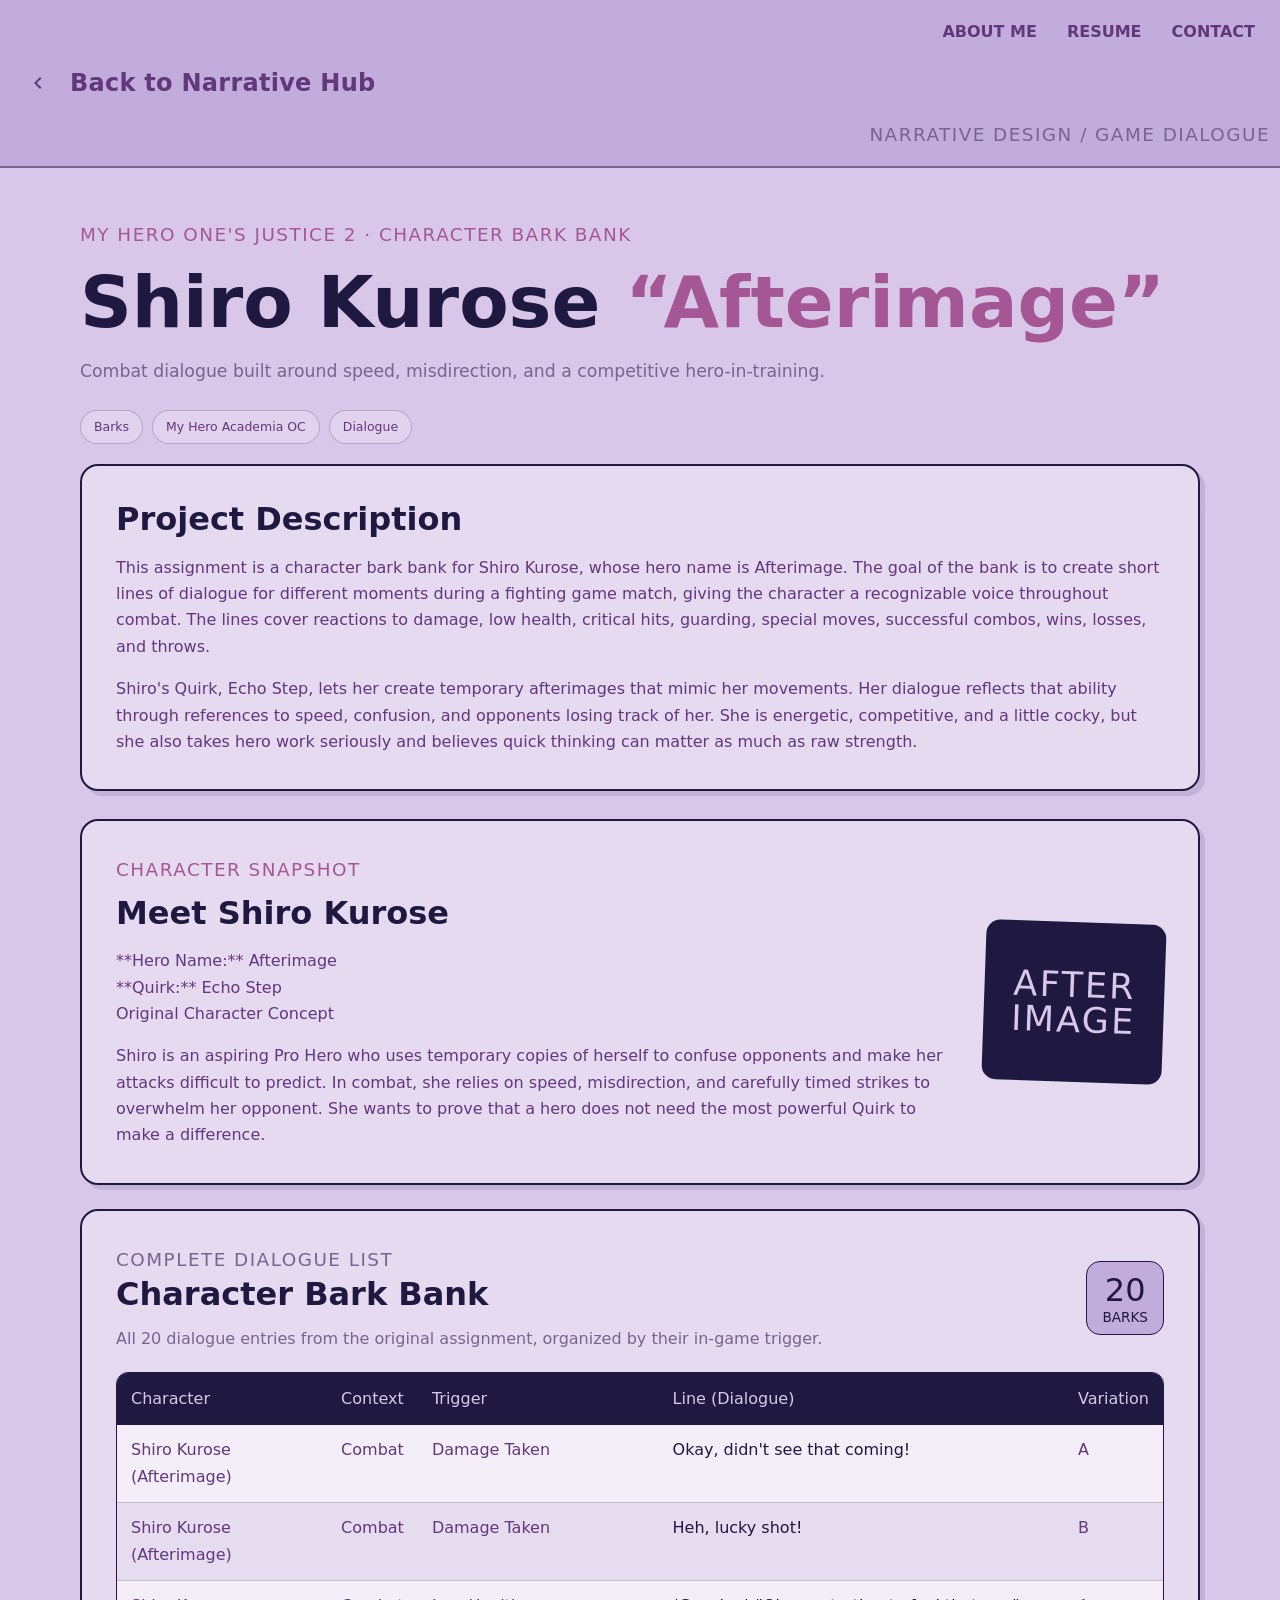
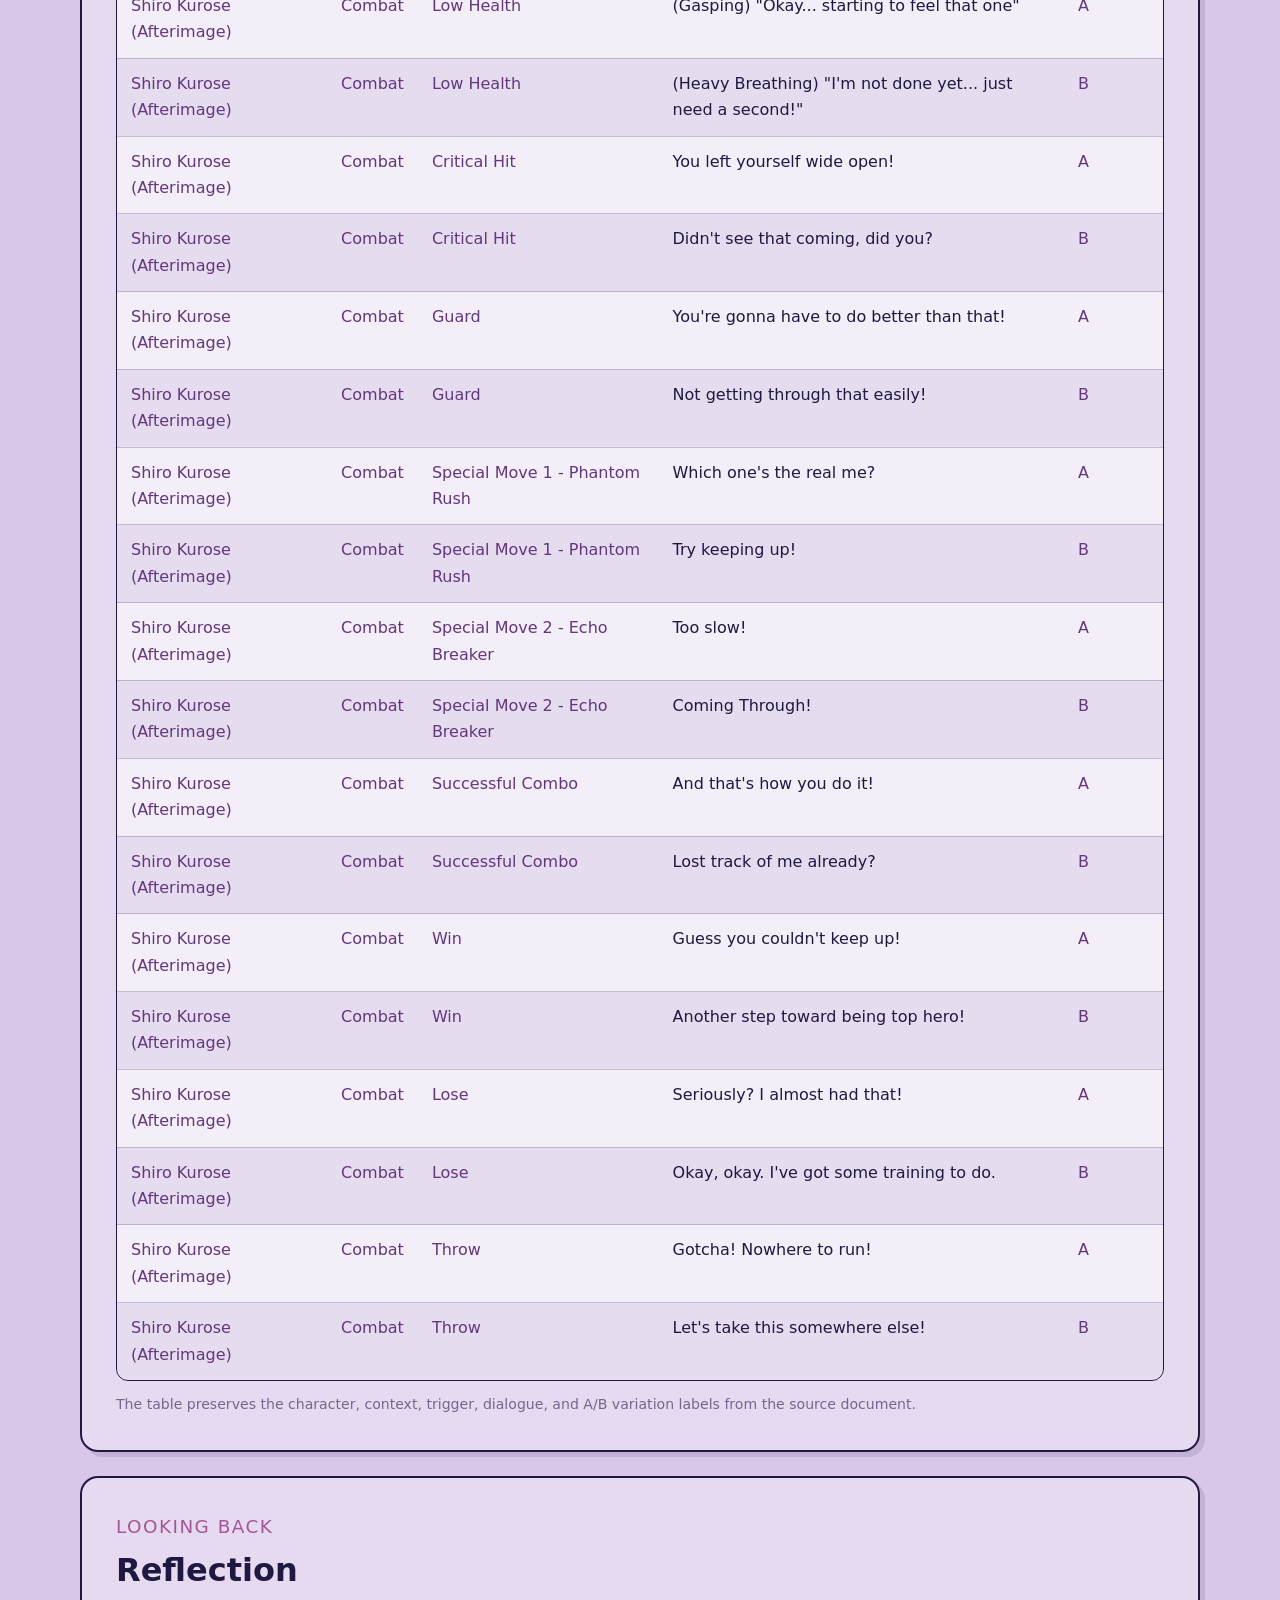
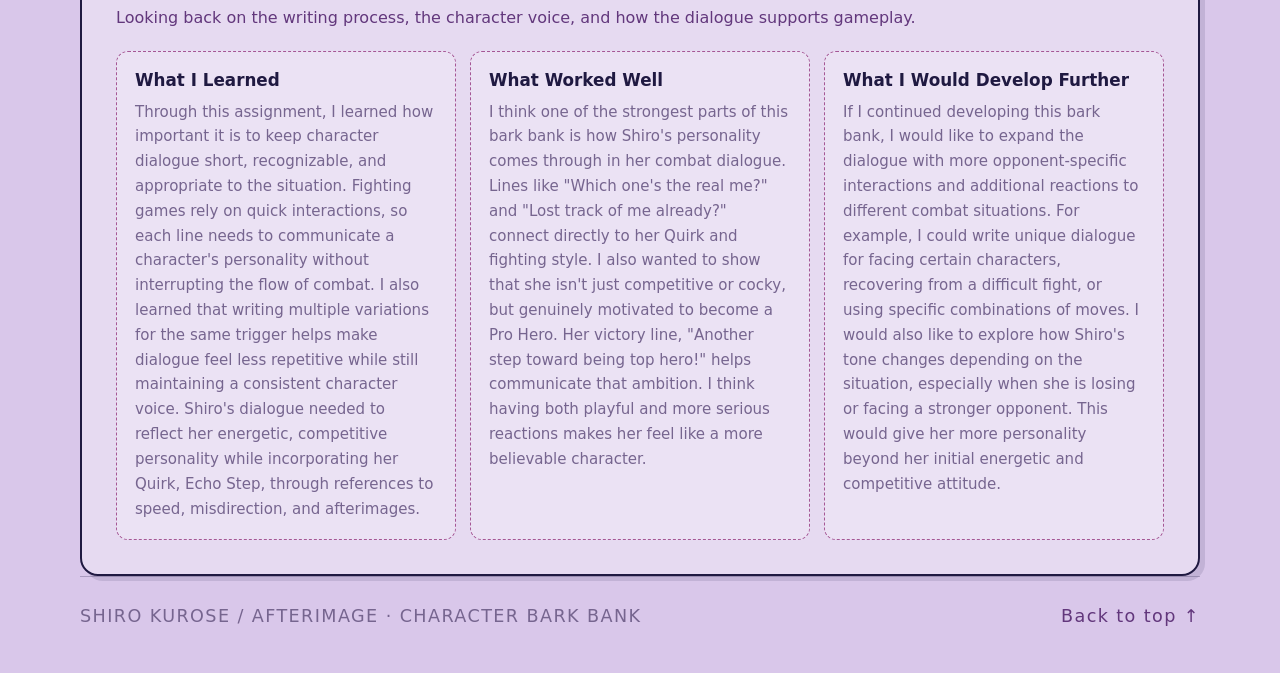
<file: Narrative_Portfolio/Barks/FightingGameBarks.html>
<!DOCTYPE html>
<html lang="en">

<head>
    <meta charset="UTF-8">
    <meta name="viewport" content="width=device-width, initial-scale=1.0">
    <title>Shiro Kurose | Character Bark Bank</title>
    <link rel="stylesheet" href="../../CSS/topnav.css">
    <link rel="stylesheet" href="../../CSS/phone.css">
    <link rel="stylesheet" href="../../CSS/narrative_barks.css">
</head>

<body>
    <div id="top-nav">
        <div class="menu">
            <ul>
                <li><a href="about.html">About Me</a></li>
                <li><a href="resume.html">Resume</a></li>
                <li><a href="contact.html">Contact</a></li>
            </ul>
        </div>
    </div>
    <div id="back-btn">
        <button>
            <svg xmlns="http://www.w3.org/2000/svg" viewBox="0 0 24 24" height="24px" width="24px" fill="#e3e3e3">
                <path d="M14,18L8,12l6-6l1.4,1.4L10.8,12l4.6,4.6L14,18Z" />
            </svg>
            <span><a class="back-link" href="../../narrative.html">Back to Narrative Hub</a></span>
        </button>
    </div>
    <span class="top-label">NARRATIVE DESIGN / GAME DIALOGUE</span>

    <main class="page">
        <section class="intro">
            <p class="eyebrow">MY HERO ONE'S JUSTICE 2 · CHARACTER BARK BANK</p>
            <h1>Shiro Kurose <span>“Afterimage”</span></h1>
            <p class="subtitle">Combat dialogue built around speed, misdirection, and a competitive hero-in-training.
            </p>
            <div class="project-tags">
                <span>Barks</span>
                <span>My Hero Academia OC</span>
                <span>Dialogue</span>
            </div>
            <div class="description">
                <h2>Project Description</h2>
                <p>This assignment is a character bark bank for Shiro Kurose, whose hero name is Afterimage. The goal of
                    the bank is to create short lines of dialogue for different moments during a fighting game match,
                    giving the character a recognizable voice throughout combat. The lines cover reactions to damage,
                    low health, critical hits, guarding, special moves, successful combos, wins, losses, and throws.</p>
                <p>Shiro's Quirk, Echo Step, lets her create temporary afterimages that mimic her movements. Her
                    dialogue reflects that ability through references to speed, confusion, and opponents losing track of
                    her. She is energetic, competitive, and a little cocky, but she also takes hero work seriously and
                    believes quick thinking can matter as much as raw strength.</p>
            </div>
        </section>

        <section class="profile section-card">
            <div>
                <p class="eyebrow">CHARACTER SNAPSHOT</p>
                <h2>Meet Shiro Kurose</h2>
                <p>**Hero Name:** Afterimage<br>
                    **Quirk:** Echo Step <br>
                    Original Character Concept</p>
                <p>Shiro is an aspiring Pro Hero who uses temporary copies of herself to confuse opponents and make her
                    attacks difficult to predict. In combat, she relies on speed, misdirection, and carefully timed
                    strikes to overwhelm her opponent. She wants to prove that a hero does not need the most powerful
                    Quirk to make a difference.</p>
            </div>
            <div class="profile-mark" aria-label="Afterimage character motif">AFTER<br>IMAGE</div>
        </section>

        <section class="section-card bark-section">
            <div class="section-heading">
                <div>
                    <p class="eyebrow">COMPLETE DIALOGUE LIST</p>
                    <h2>Character Bark Bank</h2>
                    <p>All 20 dialogue entries from the original assignment, organized by their in-game trigger.</p>
                </div>
                <div class="count">20 <small> BARKS</small></div>
            </div>
            <div class="table-wrap" role="region" aria-label="Scrollable character bark table" tabindex="0">
                <table>
                    <thead>
                        <tr>
                            <th>Character</th>
                            <th>Context</th>
                            <th>Trigger</th>
                            <th>Line (Dialogue)</th>
                            <th>Variation</th>
                        </tr>
                    </thead>
                    <tbody>
                        <tr>
                            <td>Shiro Kurose (Afterimage)</td>
                            <td>Combat</td>
                            <td>Damage Taken</td>
                            <td class="dialogue">Okay, didn&#x27;t see that coming!</td>
                            <td>A</td>
                        </tr>
                        <tr>
                            <td>Shiro Kurose (Afterimage)</td>
                            <td>Combat</td>
                            <td>Damage Taken</td>
                            <td class="dialogue">Heh, lucky shot!</td>
                            <td>B</td>
                        </tr>
                        <tr>
                            <td>Shiro Kurose (Afterimage)</td>
                            <td>Combat</td>
                            <td>Low Health</td>
                            <td class="dialogue">(Gasping) &quot;Okay... starting to feel that one&quot;</td>
                            <td>A</td>
                        </tr>
                        <tr>
                            <td>Shiro Kurose (Afterimage)</td>
                            <td>Combat</td>
                            <td>Low Health</td>
                            <td class="dialogue">(Heavy Breathing) &quot;I&#x27;m not done yet... just need a
                                second!&quot;</td>
                            <td>B</td>
                        </tr>
                        <tr>
                            <td>Shiro Kurose (Afterimage)</td>
                            <td>Combat</td>
                            <td>Critical Hit</td>
                            <td class="dialogue">You left yourself wide open!</td>
                            <td>A</td>
                        </tr>
                        <tr>
                            <td>Shiro Kurose (Afterimage)</td>
                            <td>Combat</td>
                            <td>Critical Hit</td>
                            <td class="dialogue">Didn&#x27;t see that coming, did you?</td>
                            <td>B</td>
                        </tr>
                        <tr>
                            <td>Shiro Kurose (Afterimage)</td>
                            <td>Combat</td>
                            <td>Guard</td>
                            <td class="dialogue">You&#x27;re gonna have to do better than that!</td>
                            <td>A</td>
                        </tr>
                        <tr>
                            <td>Shiro Kurose (Afterimage)</td>
                            <td>Combat</td>
                            <td>Guard</td>
                            <td class="dialogue">Not getting through that easily!</td>
                            <td>B</td>
                        </tr>
                        <tr>
                            <td>Shiro Kurose (Afterimage)</td>
                            <td>Combat</td>
                            <td>Special Move 1 - Phantom Rush</td>
                            <td class="dialogue">Which one&#x27;s the real me?</td>
                            <td>A</td>
                        </tr>
                        <tr>
                            <td>Shiro Kurose (Afterimage)</td>
                            <td>Combat</td>
                            <td>Special Move 1 - Phantom Rush</td>
                            <td class="dialogue">Try keeping up!</td>
                            <td>B</td>
                        </tr>
                        <tr>
                            <td>Shiro Kurose (Afterimage)</td>
                            <td>Combat</td>
                            <td>Special Move 2 - Echo Breaker</td>
                            <td class="dialogue">Too slow!</td>
                            <td>A</td>
                        </tr>
                        <tr>
                            <td>Shiro Kurose (Afterimage)</td>
                            <td>Combat</td>
                            <td>Special Move 2 - Echo Breaker</td>
                            <td class="dialogue">Coming Through!</td>
                            <td>B</td>
                        </tr>
                        <tr>
                            <td>Shiro Kurose (Afterimage)</td>
                            <td>Combat</td>
                            <td>Successful Combo</td>
                            <td class="dialogue">And that&#x27;s how you do it!</td>
                            <td>A</td>
                        </tr>
                        <tr>
                            <td>Shiro Kurose (Afterimage)</td>
                            <td>Combat</td>
                            <td>Successful Combo</td>
                            <td class="dialogue">Lost track of me already?</td>
                            <td>B</td>
                        </tr>
                        <tr>
                            <td>Shiro Kurose (Afterimage)</td>
                            <td>Combat</td>
                            <td>Win</td>
                            <td class="dialogue">Guess you couldn&#x27;t keep up!</td>
                            <td>A</td>
                        </tr>
                        <tr>
                            <td>Shiro Kurose (Afterimage)</td>
                            <td>Combat</td>
                            <td>Win</td>
                            <td class="dialogue">Another step toward being top hero!</td>
                            <td>B</td>
                        </tr>
                        <tr>
                            <td>Shiro Kurose (Afterimage)</td>
                            <td>Combat</td>
                            <td>Lose</td>
                            <td class="dialogue">Seriously? I almost had that!</td>
                            <td>A</td>
                        </tr>
                        <tr>
                            <td>Shiro Kurose (Afterimage)</td>
                            <td>Combat</td>
                            <td>Lose</td>
                            <td class="dialogue">Okay, okay. I&#x27;ve got some training to do.</td>
                            <td>B</td>
                        </tr>
                        <tr>
                            <td>Shiro Kurose (Afterimage)</td>
                            <td>Combat</td>
                            <td>Throw</td>
                            <td class="dialogue">Gotcha! Nowhere to run!</td>
                            <td>A</td>
                        </tr>
                        <tr>
                            <td>Shiro Kurose (Afterimage)</td>
                            <td>Combat</td>
                            <td>Throw</td>
                            <td class="dialogue">Let&#x27;s take this somewhere else!</td>
                            <td>B</td>
                        </tr>
                    </tbody>
                </table>
            </div>
            <p class="table-note">The table preserves the character, context, trigger, dialogue, and A/B variation
                labels from the source document.</p>
        </section>

        <section class="section-card reflection">
            <p class="eyebrow">LOOKING BACK</p>
            <h2>Reflection</h2>
            <p>Looking back on the writing process, the character voice, and how the dialogue supports gameplay.</p>
            <div class="reflection-prompts">
                <article>
                    <h3>What I Learned</h3>
                    <p>Through this assignment, I learned how important it is to keep character dialogue short, recognizable, and appropriate to the situation. Fighting games rely on quick interactions, so each line needs to communicate a character's personality without interrupting the flow of combat. I also learned that writing multiple variations for the same trigger helps make dialogue feel less repetitive while still maintaining a consistent character voice. Shiro's dialogue needed to reflect her energetic, competitive personality while incorporating her Quirk, Echo Step, through references to speed, misdirection, and afterimages.</p>
                </article>
                <article>
                    <h3>What Worked Well</h3>
                    <p>I think one of the strongest parts of this bark bank is how Shiro's personality comes through in her combat dialogue. Lines like "Which one's the real me?" and "Lost track of me already?" connect directly to her Quirk and fighting style. I also wanted to show that she isn't just competitive or cocky, but genuinely motivated to become a Pro Hero. Her victory line, "Another step toward being top hero!" helps communicate that ambition. I think having both playful and more serious reactions makes her feel like a more believable character.</p>
                </article>
                <article>
                    <h3>What I Would Develop Further</h3>
                    <p>If I continued developing this bark bank, I would like to expand the dialogue with more opponent-specific interactions and additional reactions to different combat situations. For example, I could write unique dialogue for facing certain characters, recovering from a difficult fight, or using specific combinations of moves. I would also like to explore how Shiro's tone changes depending on the situation, especially when she is losing or facing a stronger opponent. This would give her more personality beyond her initial energetic and competitive attitude.</p>
                </article>
            </div>
        </section>
      <footer class="page-footer">
        <span>SHIRO KUROSE / AFTERIMAGE · CHARACTER BARK BANK</span>
        <a href="#top-nav">Back to top ↑</a>
      </footer>
    </main>
</body>

</html>
</file>
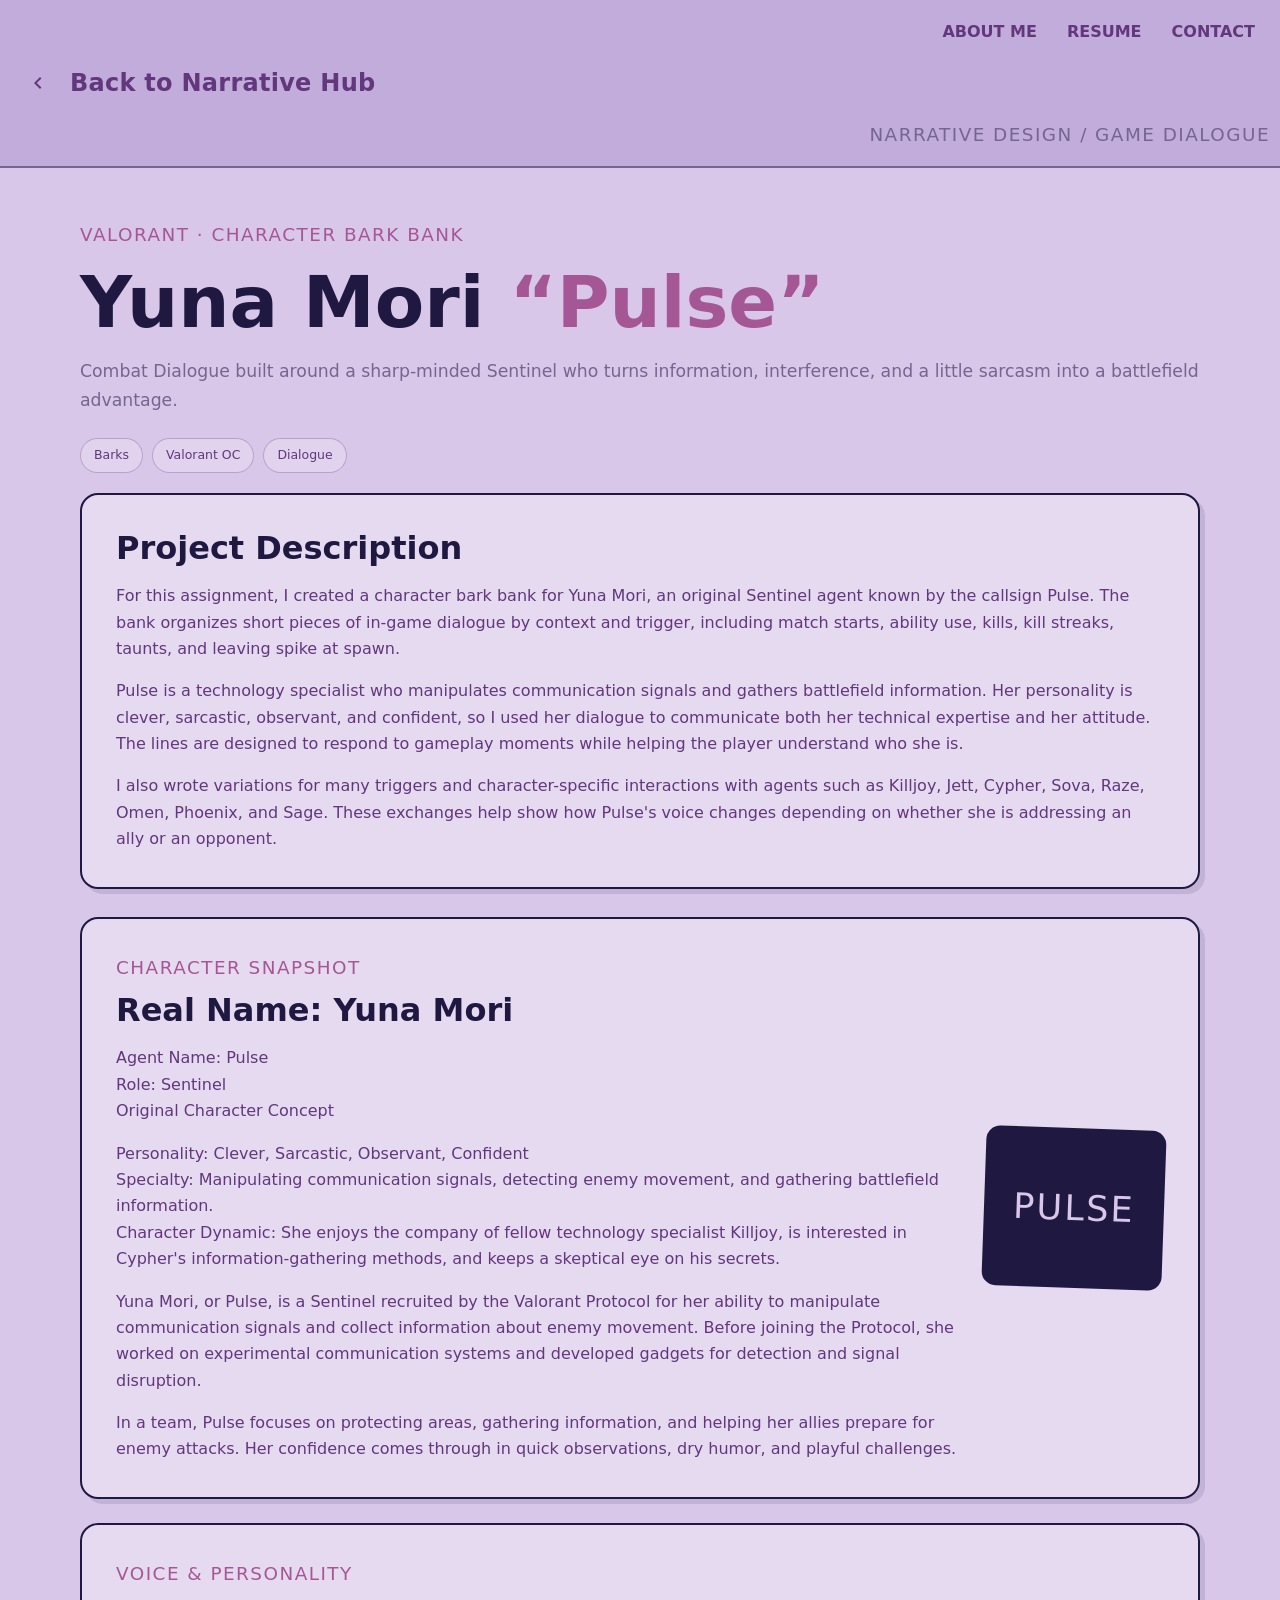
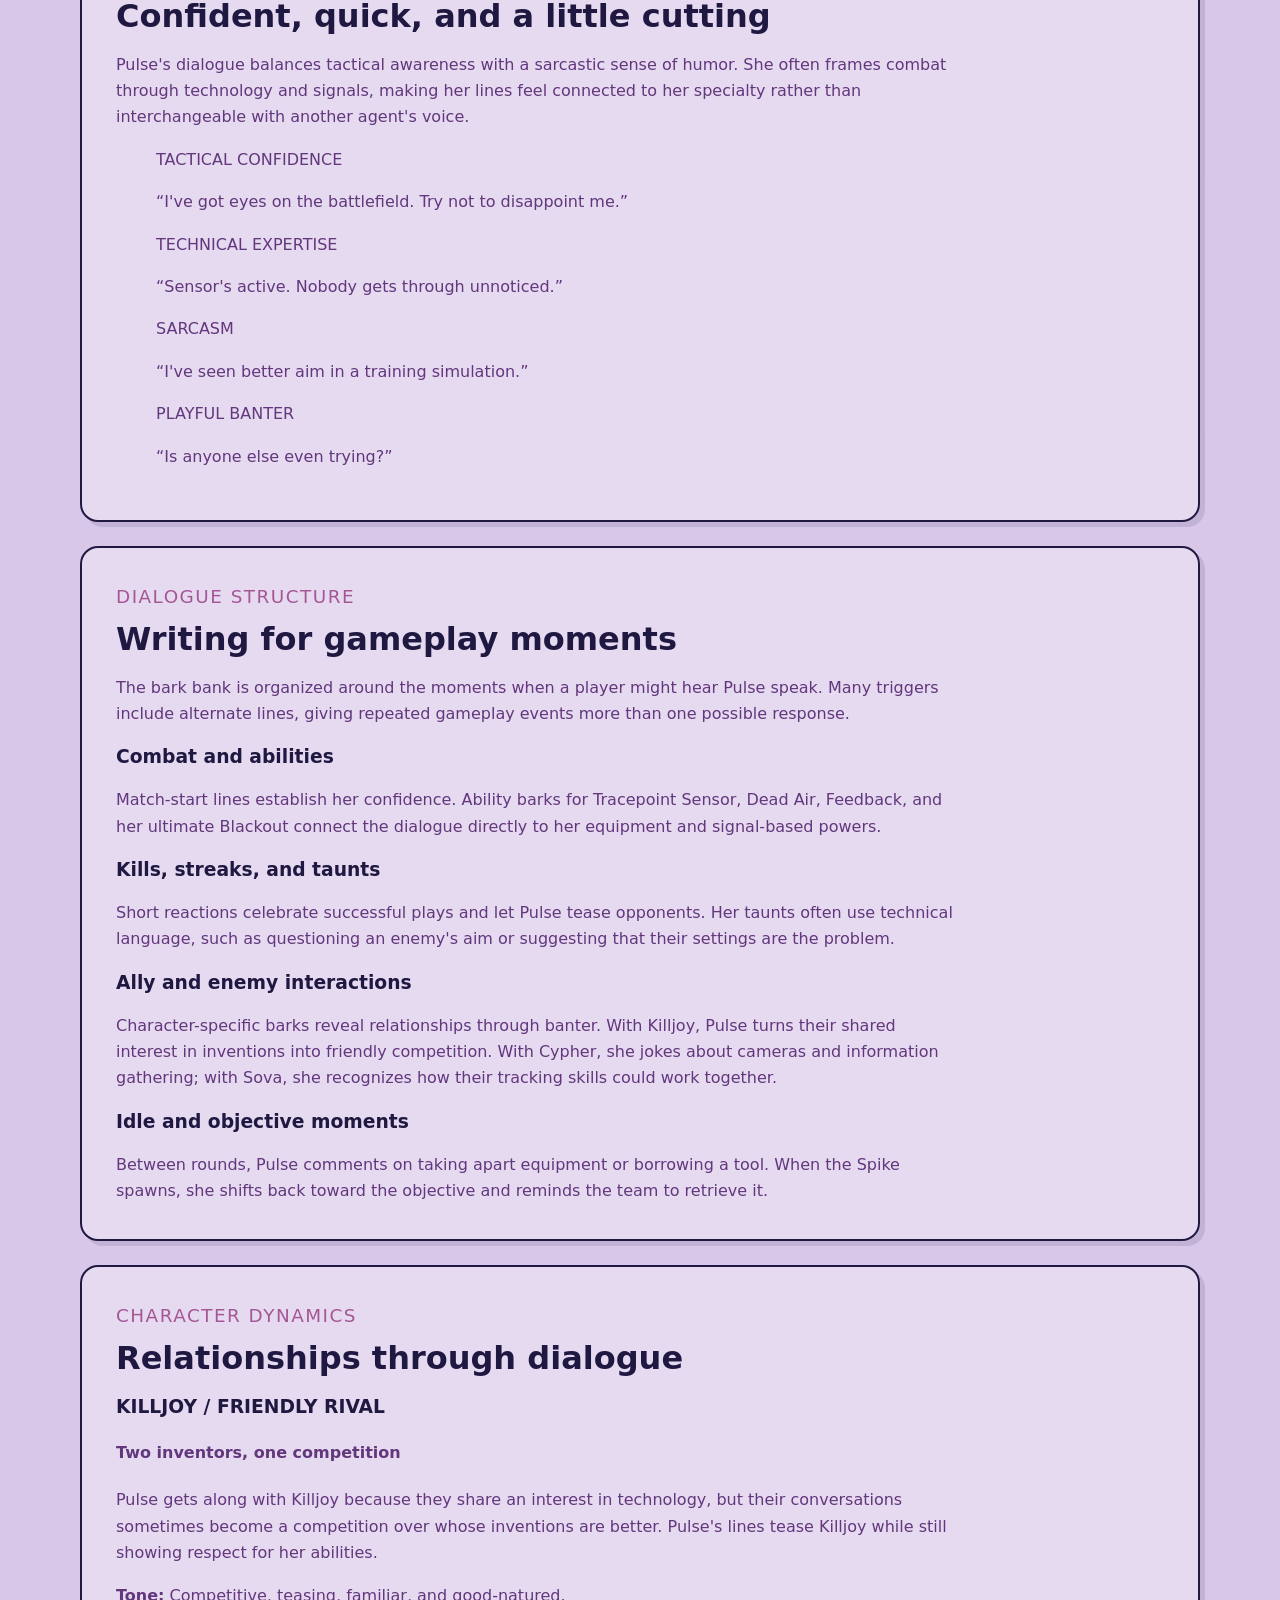
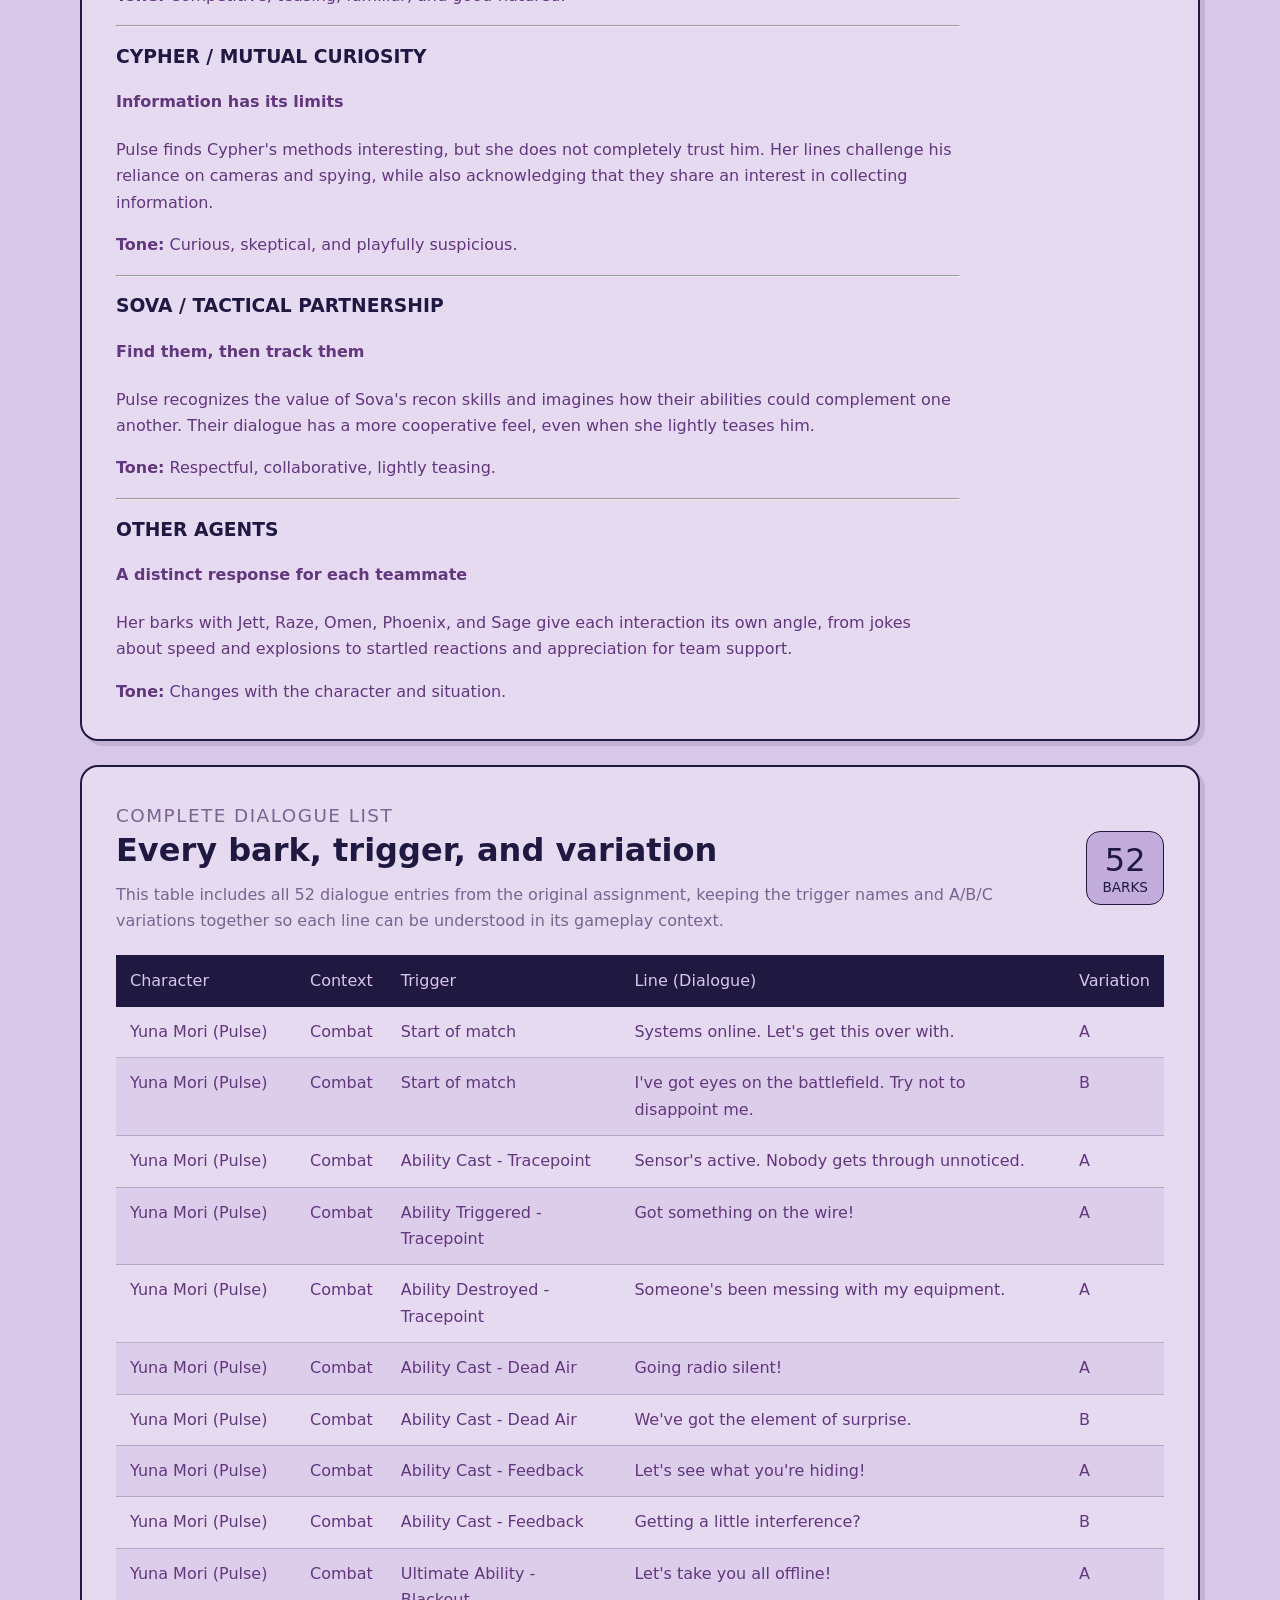
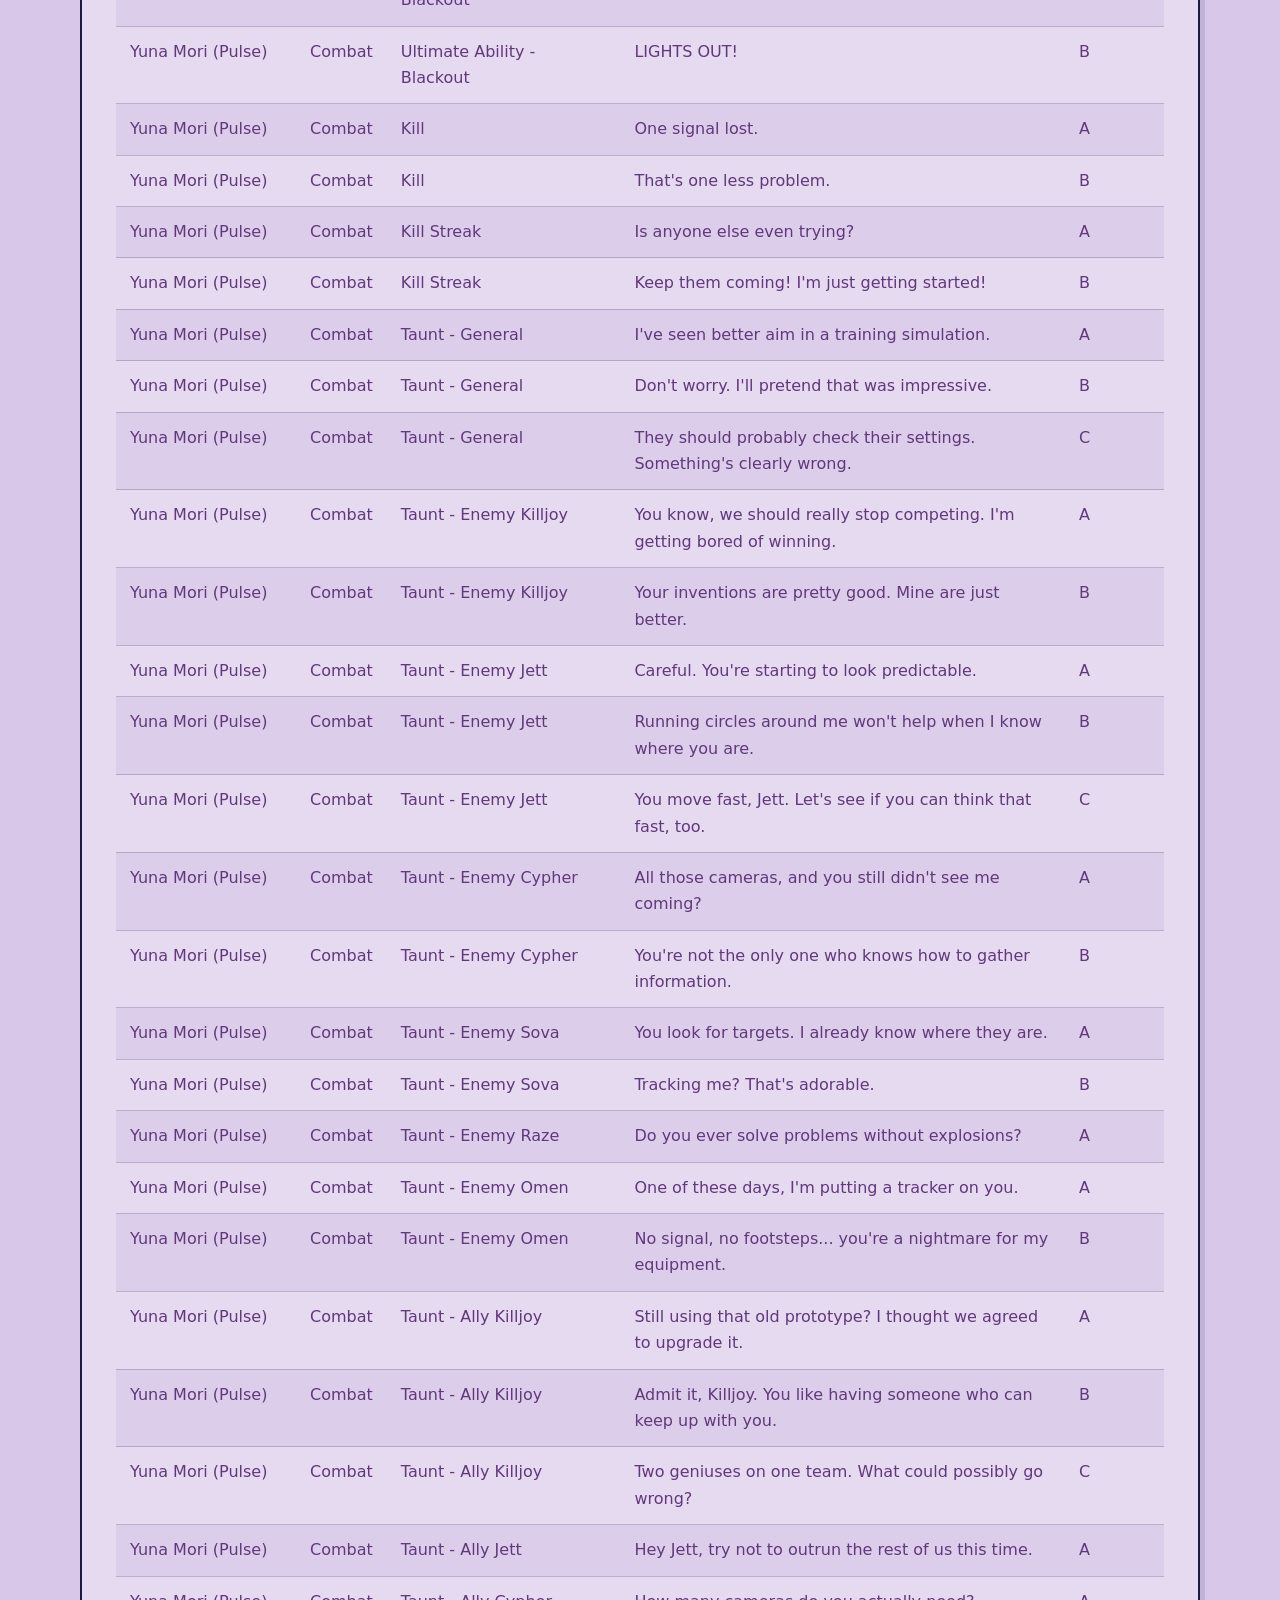
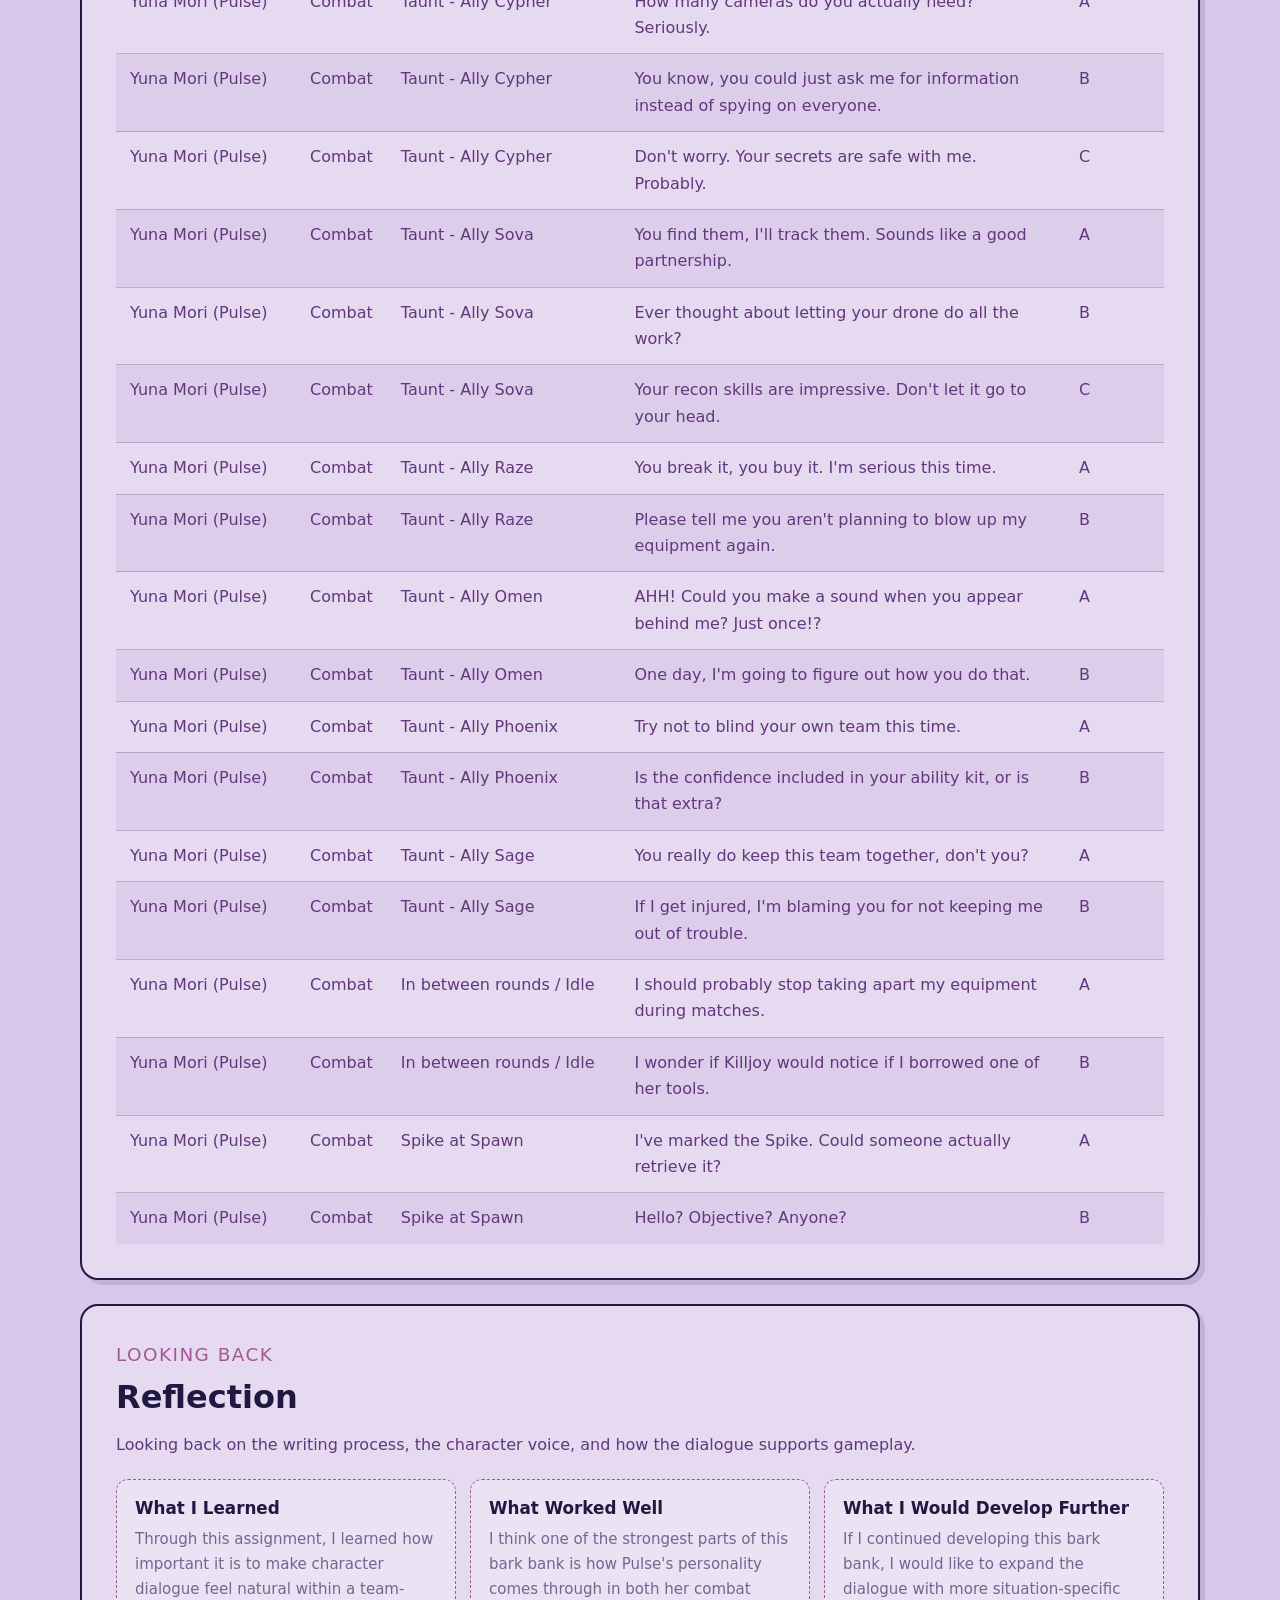
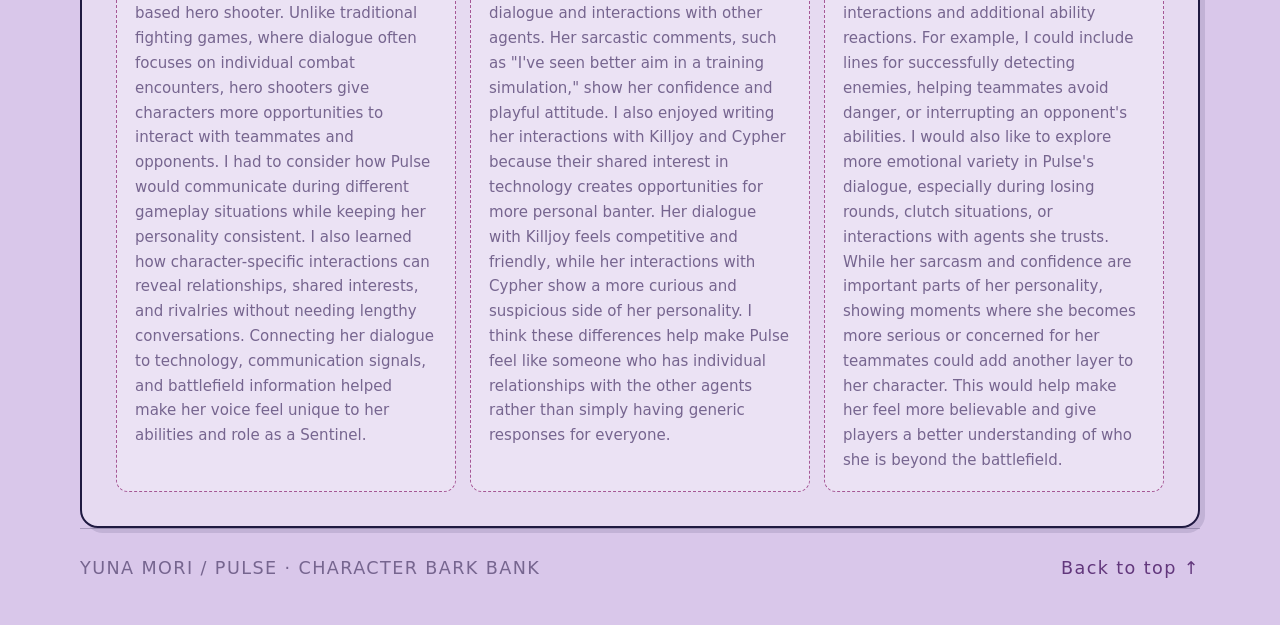
<file: Narrative_Portfolio/Barks/HeroShooterBarks.html>
<!DOCTYPE html>
<html lang="en">

<head>
    <meta charset="UTF-8">
    <meta name="viewport" content="width=device-width, initial-scale=1.0">
    <title>Yuna Mori (Pulse) | Character Bark Bank</title>
    <link rel="stylesheet" href="../../CSS/topnav.css">
    <link rel="stylesheet" href="../../CSS/phone.css">
    <link rel="stylesheet" href="../../CSS/narrative_barks.css">
</head>

<body class="narrative-page">
    <div id="top-nav">
        <div class="menu">
            <ul>
                <li><a href="about.html">About Me</a></li>
                <li><a href="resume.html">Resume</a></li>
                <li><a href="contact.html">Contact</a></li>
            </ul>
        </div>
    </div>
    <div id="back-btn">
        <button>
            <svg xmlns="http://www.w3.org/2000/svg" viewBox="0 0 24 24" height="24px" width="24px" fill="#e3e3e3">
                <path d="M14,18L8,12l6-6l1.4,1.4L10.8,12l4.6,4.6L14,18Z" />
            </svg>
            <span><a class="back-link" href="../../narrative.html">Back to Narrative Hub</a></span>
        </button>
    </div>
    <span class="top-label">NARRATIVE DESIGN / GAME DIALOGUE</span>
    <main class="page">
        <section class="intro">
            <p class="eyebrow">VALORANT · CHARACTER BARK BANK</p>
            <h1>Yuna Mori <span>“Pulse”</span></h1>
            <p class="subtitle">Combat Dialogue built around a sharp-minded Sentinel who turns information,
                interference, and a little sarcasm into a battlefield advantage.
            </p>
            <div class="project-tags">
                <span>Barks</span>
                <span>Valorant OC</span>
                <span>Dialogue</span>
            </div>
            <div class="description">
                <h2>Project Description</h2>
                <p>For this assignment, I created a character bark bank for Yuna Mori, an original Sentinel agent known
                    by the callsign Pulse. The bank organizes short pieces of in-game dialogue by context and trigger,
                    including match starts, ability use, kills, kill streaks, taunts, and leaving spike at spawn.</p>
                <p>Pulse is a technology specialist who manipulates communication signals and gathers battlefield
                    information. Her personality is clever, sarcastic, observant, and confident, so I used her dialogue
                    to communicate both her technical expertise and her attitude. The lines are designed to respond to
                    gameplay moments while helping the player understand who she is.</p>
                <p>I also wrote variations for many triggers and character-specific interactions with agents such as
                    Killjoy, Jett, Cypher, Sova, Raze, Omen, Phoenix, and Sage. These exchanges help show how Pulse's
                    voice changes depending on whether she is addressing an ally or an opponent.</p>
            </div>
        </section>

        <section class="profile section-card">
            <div>
                <p class="eyebrow">CHARACTER SNAPSHOT</p>
                <h2>Real Name: Yuna Mori</h2>
                <p>Agent Name: Pulse<br>
                    Role: Sentinel<br>
                    Original Character Concept</p>
                <p>Personality: Clever, Sarcastic, Observant, Confident<br>
                    Specialty: Manipulating communication signals, detecting enemy movement, and gathering battlefield
                    information.<br>
                    Character Dynamic: She enjoys the company of fellow technology specialist Killjoy, is interested in
                    Cypher's information-gathering methods, and keeps a skeptical eye on his secrets.
                </p>
                <p>Yuna Mori, or Pulse, is a Sentinel recruited by the Valorant Protocol for her ability to manipulate
                    communication signals and collect information about enemy movement. Before joining the Protocol, she
                    worked on experimental communication systems and developed gadgets for detection and signal
                    disruption.</p>
                <p>In a team, Pulse focuses on protecting areas, gathering information, and helping her allies prepare
                    for enemy attacks. Her confidence comes through in quick observations, dry humor, and playful
                    challenges.</p>
            </div>
            <div class="profile-mark" aria-label="Pulse character motif">PULSE</div>
        </section>
        <section class="profile section-card">
            <div>
                <p class="eyebrow">VOICE & PERSONALITY</p>
                <h2>Confident, quick, and a little cutting</h2>
                <p>Pulse's dialogue balances tactical awareness with a sarcastic sense of humor. She often frames combat
                    through technology and signals, making her lines feel connected to her specialty rather than
                    interchangeable with another agent's voice.</p>
                <blockquote><span>TACTICAL CONFIDENCE</span>
                    <p>“I've got eyes on the battlefield. Try not to disappoint me.”</p>
                </blockquote>
                <blockquote><span>TECHNICAL EXPERTISE</span>
                    <p>“Sensor's active. Nobody gets through unnoticed.”</p>
                </blockquote>
                <blockquote><span>SARCASM</span>
                    <p>“I've seen better aim in a training simulation.”</p>
                </blockquote>
                <blockquote><span>PLAYFUL BANTER</span>
                    <p>“Is anyone else even trying?”</p>
                </blockquote>
            </div>
        </section>
        <section class="profile section-card">
            <div>
                <p class="eyebrow">DIALOGUE STRUCTURE</p>
                <h2>Writing for gameplay moments</h2>
                <p class="section-intro">The bark bank is organized around the moments when a player might hear Pulse
                    speak. Many triggers include alternate lines, giving repeated gameplay events more than one possible
                    response.</p>
                <div class="detail-list">
                    <div>
                        <h3>Combat and abilities</h3>
                        <p>Match-start lines establish her confidence. Ability barks for Tracepoint Sensor, Dead
                            Air, Feedback, and her ultimate Blackout connect the dialogue directly to her equipment
                            and signal-based powers.</p>
                    </div>
                    </article>
                    <div>
                        <h3>Kills, streaks, and taunts</h3>
                        <p>Short reactions celebrate successful plays and let Pulse tease opponents. Her taunts
                            often use technical language, such as questioning an enemy's aim or suggesting that
                            their settings are the problem.</p>
                    </div>
                    </article>
                    <div>
                        <h3>Ally and enemy interactions</h3>
                        <p>Character-specific barks reveal relationships through banter. With Killjoy, Pulse turns
                            their shared interest in inventions into friendly competition. With Cypher, she jokes
                            about cameras and information gathering; with Sova, she recognizes how their tracking
                            skills could work together.</p>
                    </div>
                    </article>
                    <div>
                        <h3>Idle and objective moments</h3>
                        <p>Between rounds, Pulse comments on taking apart equipment or borrowing a tool. When the
                            Spike spawns, she shifts back toward the objective and reminds the team to retrieve it.
                        </p>
                    </div>
                    </article>
                </div>
        </section>
        <section class="profile section-card">
            <div>
                <p class="eyebrow">CHARACTER DYNAMICS</p>
                <h2>Relationships through dialogue</h2>
                <div class="two-column">
                    <article>
                        <h3><span class="card-label">KILLJOY / FRIENDLY RIVAL</span></h3>
                        <h4>Two inventors, one competition</h4>
                        <p>Pulse gets along with Killjoy because they share an interest in technology, but their
                            conversations sometimes become a competition over whose inventions are better. Pulse's lines
                            tease Killjoy while still showing respect for her abilities.</p>
                        <p class="tone-note"><strong>Tone:</strong> Competitive, teasing, familiar, and good-natured.
                        </p>
                        <hr>
                    </article>
                    <article>
                        <h3><span class="card-label">CYPHER / MUTUAL CURIOSITY</span></h3>
                        <h4>Information has its limits</h4>
                        <p>Pulse finds Cypher's methods interesting, but she does not completely trust him. Her lines
                            challenge his reliance on cameras and spying, while also acknowledging that they share an
                            interest in collecting information.</p>
                        <p class="tone-note"><strong>Tone:</strong> Curious, skeptical, and playfully suspicious.</p>
                        <hr>
                    </article>
                    <article>
                        <h3><span class="card-label">SOVA / TACTICAL PARTNERSHIP</span></h3>
                        <h4>Find them, then track them</h4>
                        <p>Pulse recognizes the value of Sova's recon skills and imagines how their abilities could
                            complement one another. Their dialogue has a more cooperative feel, even when she lightly
                            teases him.</p>
                        <p class="tone-note"><strong>Tone:</strong> Respectful, collaborative, lightly teasing.</p>
                        <hr>
                    </article>
                    <article>
                        <h3><span class="card-label">OTHER AGENTS</span></h3>
                        <h4>A distinct response for each teammate</h4>
                        <p>Her barks with Jett, Raze, Omen, Phoenix, and Sage give each interaction its own angle, from
                            jokes about speed and explosions to startled reactions and appreciation for team support.
                        </p>
                        <p class="tone-note"><strong>Tone:</strong> Changes with the character and situation.</p>
                    </article>
                </div>
        </section>
        <section class="section-card bark-section">
            <div class="section-heading">
                <div>
                    <p class="eyebrow">COMPLETE DIALOGUE LIST</p>
                    <h2>Every bark, trigger, and variation</h2>
                    <p>This table includes all 52 dialogue entries from the original assignment,
                        keeping the trigger names and A/B/C variations together so each line can be understood in its
                        gameplay context.</p>
                </div>
                <div class="count">52 <small> BARKS</small></div>
            </div>
            <div class="bark-table-wrap" role="region" aria-label="Complete character bark bank table" tabindex="0">
                <table class="bark-table">
                    <thead>
                        <tr>
                            <th>Character</th>
                            <th>Context</th>
                            <th>Trigger</th>
                            <th>Line (Dialogue)</th>
                            <th>Variation</th>
                        </tr>
                    </thead>
                    <tbody>
                        <tr>
                            <td>Yuna Mori (Pulse)</td>
                            <td>Combat</td>
                            <td>Start of match</td>
                            <td>Systems online. Let&#x27;s get this over with.</td>
                            <td>A</td>
                        </tr>
                        <tr>
                            <td>Yuna Mori (Pulse)</td>
                            <td>Combat</td>
                            <td>Start of match</td>
                            <td>I&#x27;ve got eyes on the battlefield. Try not to disappoint me.</td>
                            <td>B</td>
                        </tr>
                        <tr>
                            <td>Yuna Mori (Pulse)</td>
                            <td>Combat</td>
                            <td>Ability Cast - Tracepoint</td>
                            <td>Sensor&#x27;s active. Nobody gets through unnoticed.</td>
                            <td>A</td>
                        </tr>
                        <tr>
                            <td>Yuna Mori (Pulse)</td>
                            <td>Combat</td>
                            <td>Ability Triggered - Tracepoint</td>
                            <td>Got something on the wire!</td>
                            <td>A</td>
                        </tr>
                        <tr>
                            <td>Yuna Mori (Pulse)</td>
                            <td>Combat</td>
                            <td>Ability Destroyed - Tracepoint</td>
                            <td>Someone&#x27;s been messing with my equipment.</td>
                            <td>A</td>
                        </tr>
                        <tr>
                            <td>Yuna Mori (Pulse)</td>
                            <td>Combat</td>
                            <td>Ability Cast - Dead Air</td>
                            <td>Going radio silent!</td>
                            <td>A</td>
                        </tr>
                        <tr>
                            <td>Yuna Mori (Pulse)</td>
                            <td>Combat</td>
                            <td>Ability Cast - Dead Air</td>
                            <td>We&#x27;ve got the element of surprise.</td>
                            <td>B</td>
                        </tr>
                        <tr>
                            <td>Yuna Mori (Pulse)</td>
                            <td>Combat</td>
                            <td>Ability Cast - Feedback</td>
                            <td>Let&#x27;s see what you&#x27;re hiding!</td>
                            <td>A</td>
                        </tr>
                        <tr>
                            <td>Yuna Mori (Pulse)</td>
                            <td>Combat</td>
                            <td>Ability Cast - Feedback</td>
                            <td>Getting a little interference?</td>
                            <td>B</td>
                        </tr>
                        <tr>
                            <td>Yuna Mori (Pulse)</td>
                            <td>Combat</td>
                            <td>Ultimate Ability - Blackout</td>
                            <td>Let&#x27;s take you all offline!</td>
                            <td>A</td>
                        </tr>
                        <tr>
                            <td>Yuna Mori (Pulse)</td>
                            <td>Combat</td>
                            <td>Ultimate Ability - Blackout</td>
                            <td>LIGHTS OUT!</td>
                            <td>B</td>
                        </tr>
                        <tr>
                            <td>Yuna Mori (Pulse)</td>
                            <td>Combat</td>
                            <td>Kill</td>
                            <td>One signal lost.</td>
                            <td>A</td>
                        </tr>
                        <tr>
                            <td>Yuna Mori (Pulse)</td>
                            <td>Combat</td>
                            <td>Kill</td>
                            <td>That&#x27;s one less problem.</td>
                            <td>B</td>
                        </tr>
                        <tr>
                            <td>Yuna Mori (Pulse)</td>
                            <td>Combat</td>
                            <td>Kill Streak</td>
                            <td>Is anyone else even trying?</td>
                            <td>A</td>
                        </tr>
                        <tr>
                            <td>Yuna Mori (Pulse)</td>
                            <td>Combat</td>
                            <td>Kill Streak</td>
                            <td>Keep them coming! I&#x27;m just getting started!</td>
                            <td>B</td>
                        </tr>
                        <tr>
                            <td>Yuna Mori (Pulse)</td>
                            <td>Combat</td>
                            <td>Taunt - General</td>
                            <td>I&#x27;ve seen better aim in a training simulation.</td>
                            <td>A</td>
                        </tr>
                        <tr>
                            <td>Yuna Mori (Pulse)</td>
                            <td>Combat</td>
                            <td>Taunt - General</td>
                            <td>Don&#x27;t worry. I&#x27;ll pretend that was impressive.</td>
                            <td>B</td>
                        </tr>
                        <tr>
                            <td>Yuna Mori (Pulse)</td>
                            <td>Combat</td>
                            <td>Taunt - General</td>
                            <td>They should probably check their settings. Something&#x27;s clearly wrong.</td>
                            <td>C</td>
                        </tr>
                        <tr>
                            <td>Yuna Mori (Pulse)</td>
                            <td>Combat</td>
                            <td>Taunt - Enemy Killjoy</td>
                            <td>You know, we should really stop competing. I&#x27;m getting bored of winning.</td>
                            <td>A</td>
                        </tr>
                        <tr>
                            <td>Yuna Mori (Pulse)</td>
                            <td>Combat</td>
                            <td>Taunt - Enemy Killjoy</td>
                            <td>Your inventions are pretty good. Mine are just better.</td>
                            <td>B</td>
                        </tr>
                        <tr>
                            <td>Yuna Mori (Pulse)</td>
                            <td>Combat</td>
                            <td>Taunt - Enemy Jett</td>
                            <td>Careful. You&#x27;re starting to look predictable.</td>
                            <td>A</td>
                        </tr>
                        <tr>
                            <td>Yuna Mori (Pulse)</td>
                            <td>Combat</td>
                            <td>Taunt - Enemy Jett</td>
                            <td>Running circles around me won&#x27;t help when I know where you are.</td>
                            <td>B</td>
                        </tr>
                        <tr>
                            <td>Yuna Mori (Pulse)</td>
                            <td>Combat</td>
                            <td>Taunt - Enemy Jett</td>
                            <td>You move fast, Jett. Let&#x27;s see if you can think that fast, too.</td>
                            <td>C</td>
                        </tr>
                        <tr>
                            <td>Yuna Mori (Pulse)</td>
                            <td>Combat</td>
                            <td>Taunt - Enemy Cypher</td>
                            <td>All those cameras, and you still didn&#x27;t see me coming?</td>
                            <td>A</td>
                        </tr>
                        <tr>
                            <td>Yuna Mori (Pulse)</td>
                            <td>Combat</td>
                            <td>Taunt - Enemy Cypher</td>
                            <td>You&#x27;re not the only one who knows how to gather information.</td>
                            <td>B</td>
                        </tr>
                        <tr>
                            <td>Yuna Mori (Pulse)</td>
                            <td>Combat</td>
                            <td>Taunt - Enemy Sova</td>
                            <td>You look for targets. I already know where they are.</td>
                            <td>A</td>
                        </tr>
                        <tr>
                            <td>Yuna Mori (Pulse)</td>
                            <td>Combat</td>
                            <td>Taunt - Enemy Sova</td>
                            <td>Tracking me? That&#x27;s adorable.</td>
                            <td>B</td>
                        </tr>
                        <tr>
                            <td>Yuna Mori (Pulse)</td>
                            <td>Combat</td>
                            <td>Taunt - Enemy Raze</td>
                            <td>Do you ever solve problems without explosions?</td>
                            <td>A</td>
                        </tr>
                        <tr>
                            <td>Yuna Mori (Pulse)</td>
                            <td>Combat</td>
                            <td>Taunt - Enemy Omen</td>
                            <td>One of these days, I&#x27;m putting a tracker on you.</td>
                            <td>A</td>
                        </tr>
                        <tr>
                            <td>Yuna Mori (Pulse)</td>
                            <td>Combat</td>
                            <td>Taunt - Enemy Omen</td>
                            <td>No signal, no footsteps... you&#x27;re a nightmare for my equipment.</td>
                            <td>B</td>
                        </tr>
                        <tr>
                            <td>Yuna Mori (Pulse)</td>
                            <td>Combat</td>
                            <td>Taunt - Ally Killjoy</td>
                            <td>Still using that old prototype? I thought we agreed to upgrade it.</td>
                            <td>A</td>
                        </tr>
                        <tr>
                            <td>Yuna Mori (Pulse)</td>
                            <td>Combat</td>
                            <td>Taunt - Ally Killjoy</td>
                            <td>Admit it, Killjoy. You like having someone who can keep up with you.</td>
                            <td>B</td>
                        </tr>
                        <tr>
                            <td>Yuna Mori (Pulse)</td>
                            <td>Combat</td>
                            <td>Taunt - Ally Killjoy</td>
                            <td>Two geniuses on one team. What could possibly go wrong?</td>
                            <td>C</td>
                        </tr>
                        <tr>
                            <td>Yuna Mori (Pulse)</td>
                            <td>Combat</td>
                            <td>Taunt - Ally Jett</td>
                            <td>Hey Jett, try not to outrun the rest of us this time.</td>
                            <td>A</td>
                        </tr>
                        <tr>
                            <td>Yuna Mori (Pulse)</td>
                            <td>Combat</td>
                            <td>Taunt - Ally Cypher</td>
                            <td>How many cameras do you actually need? Seriously.</td>
                            <td>A</td>
                        </tr>
                        <tr>
                            <td>Yuna Mori (Pulse)</td>
                            <td>Combat</td>
                            <td>Taunt - Ally Cypher</td>
                            <td>You know, you could just ask me for information instead of spying on everyone.</td>
                            <td>B</td>
                        </tr>
                        <tr>
                            <td>Yuna Mori (Pulse)</td>
                            <td>Combat</td>
                            <td>Taunt - Ally Cypher</td>
                            <td>Don&#x27;t worry. Your secrets are safe with me. Probably.</td>
                            <td>C</td>
                        </tr>
                        <tr>
                            <td>Yuna Mori (Pulse)</td>
                            <td>Combat</td>
                            <td>Taunt - Ally Sova</td>
                            <td>You find them, I&#x27;ll track them. Sounds like a good partnership.</td>
                            <td>A</td>
                        </tr>
                        <tr>
                            <td>Yuna Mori (Pulse)</td>
                            <td>Combat</td>
                            <td>Taunt - Ally Sova</td>
                            <td>Ever thought about letting your drone do all the work?</td>
                            <td>B</td>
                        </tr>
                        <tr>
                            <td>Yuna Mori (Pulse)</td>
                            <td>Combat</td>
                            <td>Taunt - Ally Sova</td>
                            <td>Your recon skills are impressive. Don&#x27;t let it go to your head.</td>
                            <td>C</td>
                        </tr>
                        <tr>
                            <td>Yuna Mori (Pulse)</td>
                            <td>Combat</td>
                            <td>Taunt - Ally Raze</td>
                            <td>You break it, you buy it. I&#x27;m serious this time.</td>
                            <td>A</td>
                        </tr>
                        <tr>
                            <td>Yuna Mori (Pulse)</td>
                            <td>Combat</td>
                            <td>Taunt - Ally Raze</td>
                            <td>Please tell me you aren&#x27;t planning to blow up my equipment again.</td>
                            <td>B</td>
                        </tr>
                        <tr>
                            <td>Yuna Mori (Pulse)</td>
                            <td>Combat</td>
                            <td>Taunt - Ally Omen</td>
                            <td>AHH! Could you make a sound when you appear behind me? Just once!?</td>
                            <td>A</td>
                        </tr>
                        <tr>
                            <td>Yuna Mori (Pulse)</td>
                            <td>Combat</td>
                            <td>Taunt - Ally Omen</td>
                            <td>One day, I&#x27;m going to figure out how you do that.</td>
                            <td>B</td>
                        </tr>
                        <tr>
                            <td>Yuna Mori (Pulse)</td>
                            <td>Combat</td>
                            <td>Taunt - Ally Phoenix</td>
                            <td>Try not to blind your own team this time.</td>
                            <td>A</td>
                        </tr>
                        <tr>
                            <td>Yuna Mori (Pulse)</td>
                            <td>Combat</td>
                            <td>Taunt - Ally Phoenix</td>
                            <td>Is the confidence included in your ability kit, or is that extra?</td>
                            <td>B</td>
                        </tr>
                        <tr>
                            <td>Yuna Mori (Pulse)</td>
                            <td>Combat</td>
                            <td>Taunt - Ally Sage</td>
                            <td>You really do keep this team together, don&#x27;t you?</td>
                            <td>A</td>
                        </tr>
                        <tr>
                            <td>Yuna Mori (Pulse)</td>
                            <td>Combat</td>
                            <td>Taunt - Ally Sage</td>
                            <td>If I get injured, I&#x27;m blaming you for not keeping me out of trouble.</td>
                            <td>B</td>
                        </tr>
                        <tr>
                            <td>Yuna Mori (Pulse)</td>
                            <td>Combat</td>
                            <td>In between rounds / Idle</td>
                            <td>I should probably stop taking apart my equipment during matches.</td>
                            <td>A</td>
                        </tr>
                        <tr>
                            <td>Yuna Mori (Pulse)</td>
                            <td>Combat</td>
                            <td>In between rounds / Idle</td>
                            <td>I wonder if Killjoy would notice if I borrowed one of her tools.</td>
                            <td>B</td>
                        </tr>
                        <tr>
                            <td>Yuna Mori (Pulse)</td>
                            <td>Combat</td>
                            <td>Spike at Spawn</td>
                            <td>I&#x27;ve marked the Spike. Could someone actually retrieve it?</td>
                            <td>A</td>
                        </tr>
                        <tr>
                            <td>Yuna Mori (Pulse)</td>
                            <td>Combat</td>
                            <td>Spike at Spawn</td>
                            <td>Hello? Objective? Anyone?</td>
                            <td>B</td>
                        </tr>
                    </tbody>
                </table>
            </div>
        </section>
        <section class="section-card reflection">
            <p class="eyebrow">LOOKING BACK</p>
            <h2>Reflection</h2>
            <p>Looking back on the writing process, the character voice, and how the
                dialogue supports gameplay.</p>
            <div class="reflection-prompts">
                <article>
                    <h3>What I Learned</h3>
                    <p>Through this assignment, I learned how important it is to make character dialogue feel natural within a team-based hero shooter. Unlike traditional fighting games, where dialogue often focuses on individual combat encounters, hero shooters give characters more opportunities to interact with teammates and opponents. I had to consider how Pulse would communicate during different gameplay situations while keeping her personality consistent. I also learned how character-specific interactions can reveal relationships, shared interests, and rivalries without needing lengthy conversations. Connecting her dialogue to technology, communication signals, and battlefield information helped make her voice feel unique to her abilities and role as a Sentinel.</p>
                </article>
                <article>
                    <h3>What Worked Well</h3>
                    <p>I think one of the strongest parts of this bark bank is how Pulse's personality comes through in both her combat dialogue and interactions with other agents. Her sarcastic comments, such as "I've seen better aim in a training simulation," show her confidence and playful attitude. I also enjoyed writing her interactions with Killjoy and Cypher because their shared interest in technology creates opportunities for more personal banter. Her dialogue with Killjoy feels competitive and friendly, while her interactions with Cypher show a more curious and suspicious side of her personality. I think these differences help make Pulse feel like someone who has individual relationships with the other agents rather than simply having generic responses for everyone.</p>
                </article>
                <article>
                    <h3>What I Would Develop Further</h3>
                    <p>If I continued developing this bark bank, I would like to expand the dialogue with more situation-specific interactions and additional ability reactions. For example, I could include lines for successfully detecting enemies, helping teammates avoid danger, or interrupting an opponent's abilities. I would also like to explore more emotional variety in Pulse's dialogue, especially during losing rounds, clutch situations, or interactions with agents she trusts. While her sarcasm and confidence are important parts of her personality, showing moments where she becomes more serious or concerned for her teammates could add another layer to her character. This would help make her feel more believable and give players a better understanding of who she is beyond the battlefield.</p>
                </article>
            </div>
        </section>
      <footer class="page-footer">
        <span>YUNA MORI / PULSE · CHARACTER BARK BANK</span>
        <a href="#top-nav">Back to top ↑</a>
      </footer>
    </main>
</body>

</html>
</file>
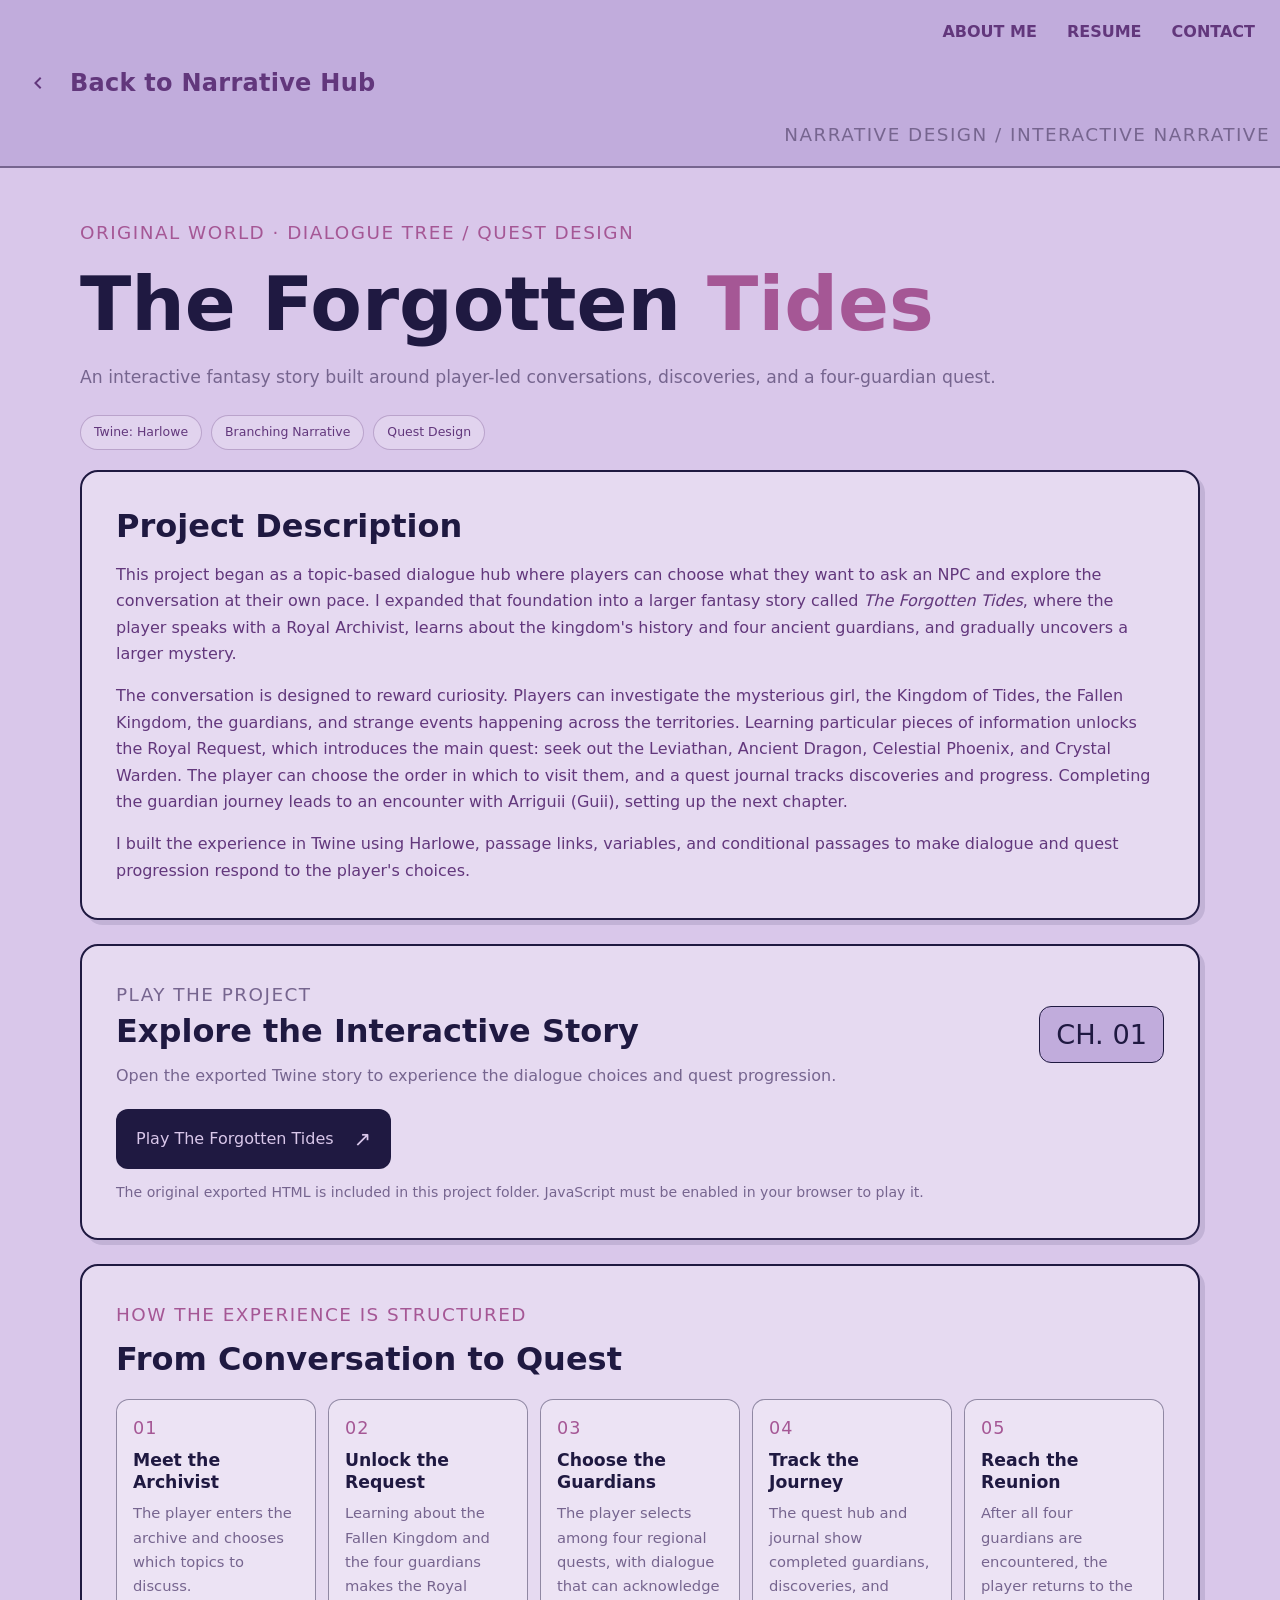
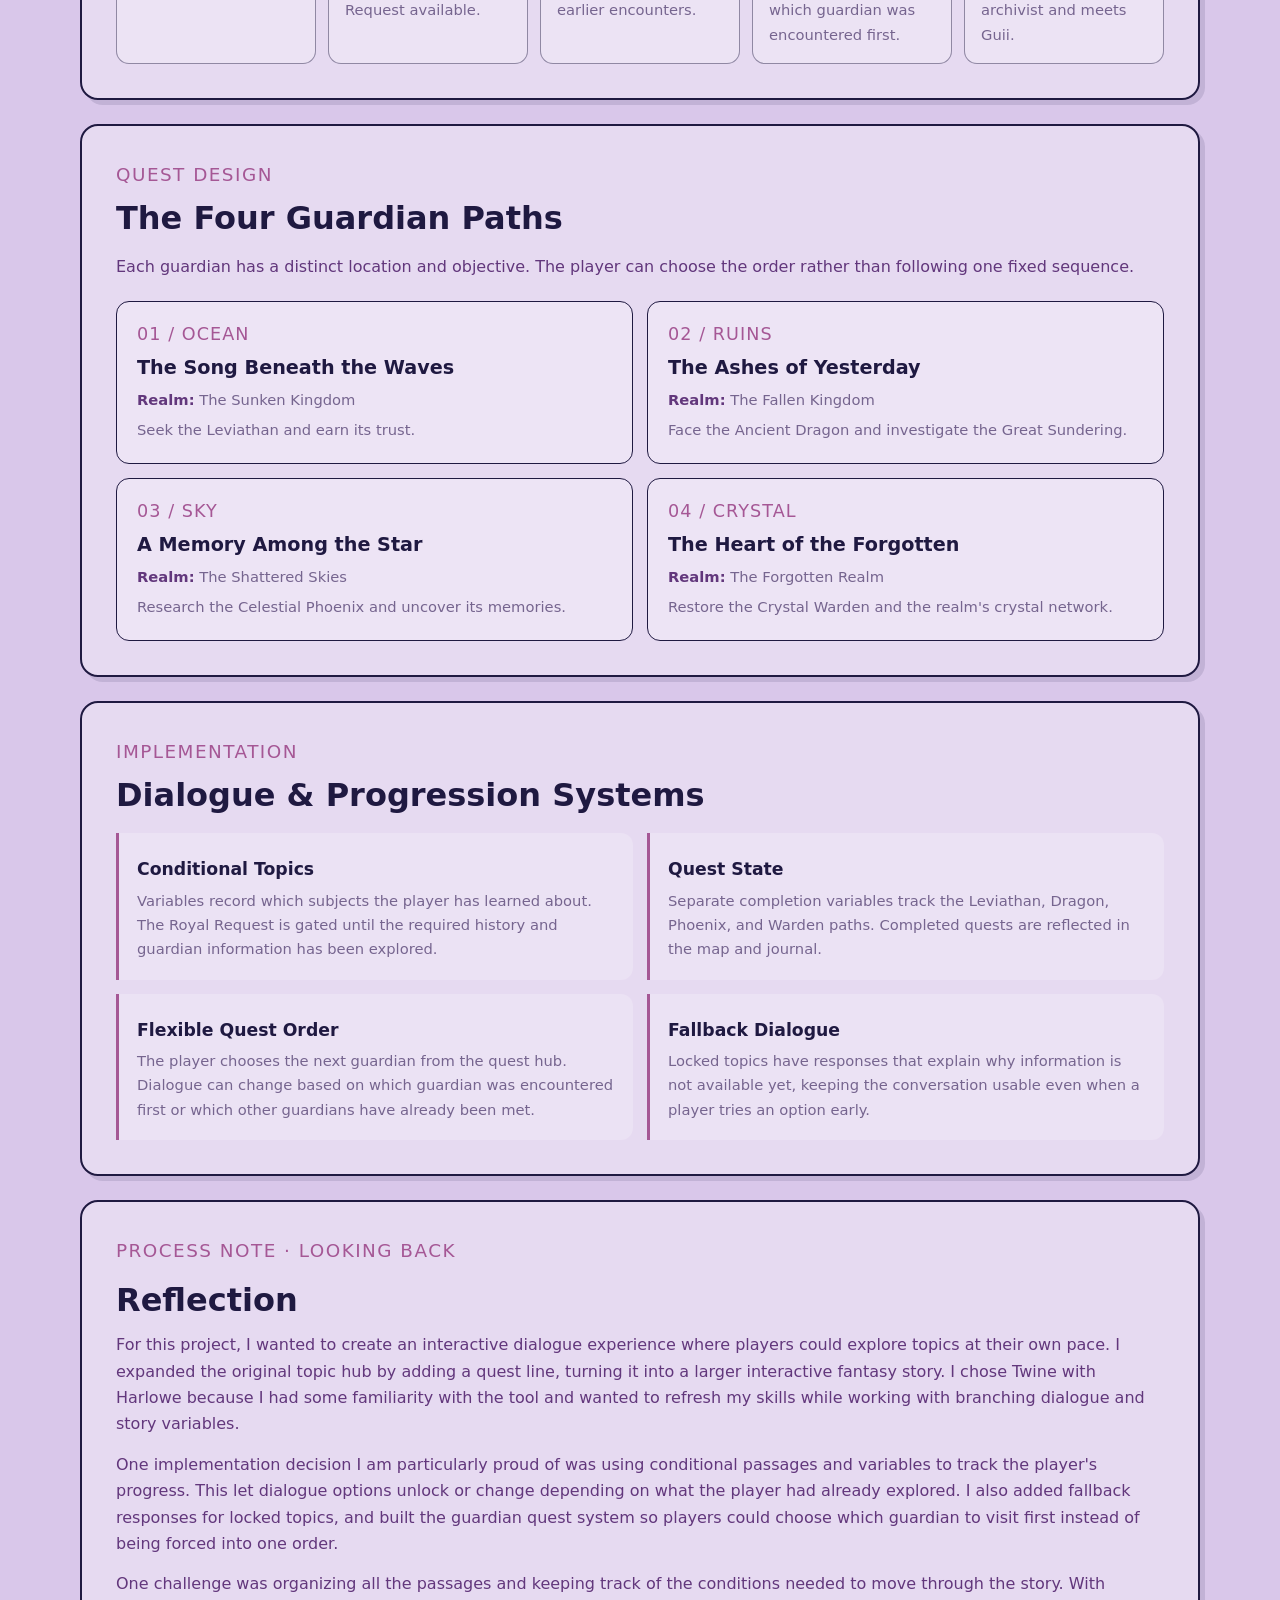
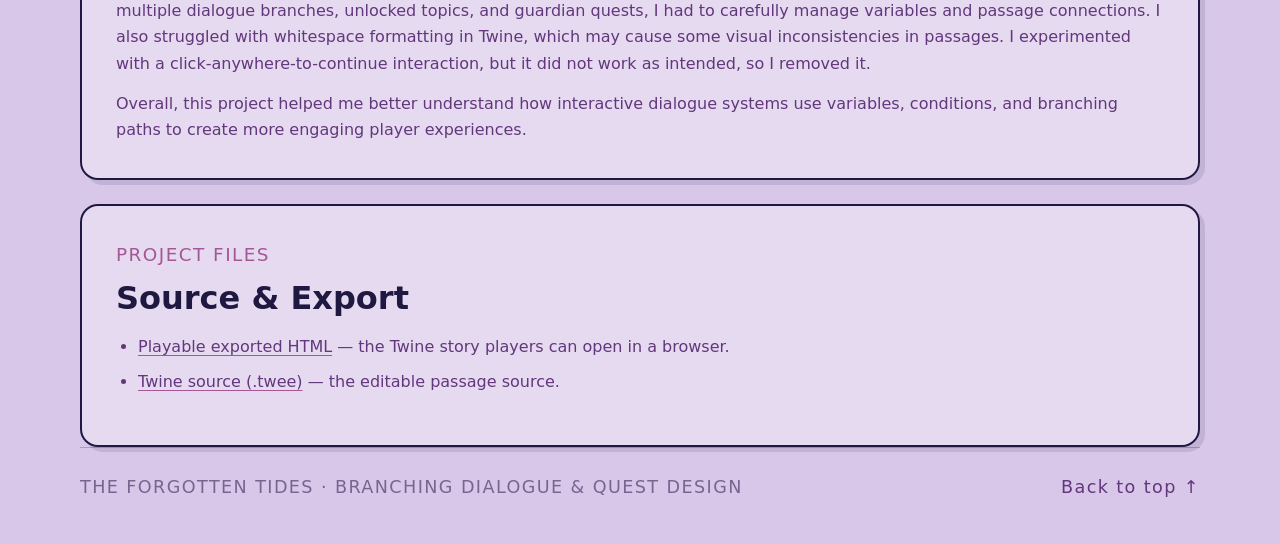
<file: Narrative_Portfolio/Branching_Narratives/InteractiveConvoPrototype.html>
<!DOCTYPE html>
<html lang="en">

<head>
    <meta charset="UTF-8">
    <meta name="viewport" content="width=device-width, initial-scale=1.0">
    <title>The Forgotten Tides | Interactive Narrative</title>
    <link rel="stylesheet" href="../../CSS/topnav.css">
    <link rel="stylesheet" href="../../CSS/phone.css">
    <link rel="stylesheet" href="../../CSS/interactive_narrative.css">
</head>

<body>
    <div id="top-nav">
        <div class="menu">
            <ul>
                <li><a href="about.html">About Me</a></li>
                <li><a href="resume.html">Resume</a></li>
                <li><a href="contact.html">Contact</a></li>
            </ul>
        </div>
    </div>
    <div id="back-btn">
        <button>
            <svg xmlns="http://www.w3.org/2000/svg" viewBox="0 0 24 24" height="24px" width="24px" fill="#e3e3e3">
                <path d="M14,18L8,12l6-6l1.4,1.4L10.8,12l4.6,4.6L14,18Z" />
            </svg>
            <span><a class="back-link" href="../../narrative.html">Back to Narrative Hub</a></span>
        </button>
    </div>
    <span class="top-label">NARRATIVE DESIGN / INTERACTIVE NARRATIVE</span>
    <main class="page">
        <section class="intro">
            <p class="eyebrow">ORIGINAL WORLD · DIALOGUE TREE / QUEST DESIGN</p>
            <h1>The Forgotten <span>Tides</span></h1>
            <p class="subtitle">An interactive fantasy story built around player-led conversations, discoveries, and a
                four-guardian quest.
            </p>
            <div class="project-tags">
                <span>Twine: Harlowe</span>
                <span>Branching Narrative</span>
                <span>Quest Design</span>
            </div>
            <div class="description">
                <h2>Project Description</h2>
                <p>This project began as a topic-based dialogue hub where players can choose what they want to ask an
                    NPC and
                    explore the conversation at their own pace. I expanded that foundation into a larger fantasy story
                    called
                    <em>The Forgotten Tides</em>, where the player speaks with a Royal Archivist, learns about the
                    kingdom's
                    history and four ancient guardians, and gradually uncovers a larger mystery.
                </p>
                <p>The conversation is designed to reward curiosity. Players can investigate the mysterious girl, the
                    Kingdom of
                    Tides, the Fallen Kingdom, the guardians, and strange events happening across the territories.
                    Learning
                    particular pieces of information unlocks the Royal Request, which introduces the main quest: seek
                    out the
                    Leviathan, Ancient Dragon, Celestial Phoenix, and Crystal Warden. The player can choose the order in
                    which to
                    visit them, and a quest journal tracks discoveries and progress. Completing the guardian journey
                    leads to an
                    encounter with Arriguii (Guii), setting up the next chapter.</p>
                <p>I built the experience in Twine using Harlowe, passage links, variables, and conditional passages to
                    make
                    dialogue and quest progression respond to the player's choices.</p>
            </div>
        </section>

        <section class="section-card">
            <div class="section-heading">
                <div>
                    <p class="eyebrow">PLAY THE PROJECT</p>
                    <h2>Explore the Interactive Story</h2>
                    <p>Open the exported Twine story to experience the dialogue choices and quest progression.</p>
                </div>
                <span class="chapter-mark">CH. 01</span>
            </div>
            <a class="primary-link" href="PROJECTS/Forgotten-Tides/Topic Hub Implementation.html" target="_blank"
                rel="noopener">Play The
                Forgotten Tides <span>↗</span></a>
            <p class="small-note">The original exported HTML is included in this project folder. JavaScript must be
                enabled in
                your browser to play it.</p>
        </section>

        <section class="section-card">
            <p class="eyebrow">HOW THE EXPERIENCE IS STRUCTURED</p>
            <h2>From Conversation to Quest</h2>
            <div class="flow">
                <article class="flow-step">
                    <span class="step-number">01</span>
                    <h3>Meet the Archivist</h3>
                    <p>The player enters the archive and chooses which topics to discuss.</p>
                </article>
                <article class="flow-step">
                    <span class="step-number">02</span>
                    <h3>Unlock the Request</h3>
                    <p>Learning about the Fallen Kingdom and the four guardians makes the Royal Request available.</p>
                </article>
                <article class="flow-step">
                    <span class="step-number">03</span>
                    <h3>Choose the Guardians</h3>
                    <p>The player selects among four regional quests, with dialogue that can acknowledge earlier
                        encounters.</p>
                </article>
                <article class="flow-step">
                    <span class="step-number">04</span>
                    <h3>Track the Journey</h3>
                    <p>The quest hub and journal show completed guardians, discoveries, and which guardian was
                        encountered first.
                    </p>
                </article>
                <article class="flow-step">
                    <span class="step-number">05</span>
                    <h3>Reach the Reunion</h3>
                    <p>After all four guardians are encountered, the player returns to the archivist and meets Guii.</p>
                </article>
            </div>
        </section>

        <section class="section-card">
            <p class="eyebrow">QUEST DESIGN</p>
            <h2>The Four Guardian Paths</h2>
            <p>Each guardian has a distinct location and objective. The player can choose the order rather than
                following one
                fixed sequence.</p>
            <div class="quest-grid">
                <article class="quest-card">
                    <span class="quest-index">01 / OCEAN</span>
                    <h3>The Song Beneath the Waves</h3>
                    <p><strong>Realm:</strong> The Sunken Kingdom</p>
                    <p>Seek the Leviathan and earn its trust.</p>
                </article>
                <article class="quest-card">
                    <span class="quest-index">02 / RUINS</span>
                    <h3>The Ashes of Yesterday</h3>
                    <p><strong>Realm:</strong> The Fallen Kingdom</p>
                    <p>Face the Ancient Dragon and investigate the Great Sundering.</p>
                </article>
                <article class="quest-card">
                    <span class="quest-index">03 / SKY</span>
                    <h3>A Memory Among the Star</h3>
                    <p><strong>Realm:</strong> The Shattered Skies</p>
                    <p>Research the Celestial Phoenix and uncover its memories.</p>
                </article>
                <article class="quest-card">
                    <span class="quest-index">04 / CRYSTAL</span>
                    <h3>The Heart of the Forgotten</h3>
                    <p><strong>Realm:</strong> The Forgotten Realm</p>
                    <p>Restore the Crystal Warden and the realm's crystal network.</p>
                </article>
            </div>
        </section>

        <section class="section-card systems">
            <p class="eyebrow">IMPLEMENTATION</p>
            <h2>Dialogue & Progression Systems</h2>
            <div class="system-grid">
                <article>
                    <h3>Conditional Topics</h3>
                    <p>Variables record which subjects the player has learned about. The Royal Request is gated until
                        the required
                        history and guardian information has been explored.</p>
                </article>
                <article>
                    <h3>Quest State</h3>
                    <p>Separate completion variables track the Leviathan, Dragon, Phoenix, and Warden paths. Completed
                        quests are
                        reflected in the map and journal.</p>
                </article>
                <article>
                    <h3>Flexible Quest Order</h3>
                    <p>The player chooses the next guardian from the quest hub. Dialogue can change based on which
                        guardian was
                        encountered first or which other guardians have already been met.</p>
                </article>
                <article>
                    <h3>Fallback Dialogue</h3>
                    <p>Locked topics have responses that explain why information is not available yet, keeping the
                        conversation
                        usable even when a player tries an option early.</p>
                </article>
            </div>
        </section>

        <section class="section-card reflection">
            <p class="eyebrow">PROCESS NOTE · LOOKING BACK</p>
            <h2>Reflection</h2>
            <p>For this project, I wanted to create an interactive dialogue experience where players could explore
                topics at
                their own pace. I expanded the original topic hub by adding a quest line, turning it into a larger
                interactive
                fantasy story. I chose Twine with Harlowe because I had some familiarity with the tool and wanted to
                refresh my
                skills while working with branching dialogue and story variables.</p>
            <p>One implementation decision I am particularly proud of was using conditional passages and variables to
                track
                the player's progress. This let dialogue options unlock or change depending on what the player had
                already
                explored. I also added fallback responses for locked topics, and built the guardian quest system so
                players
                could choose which guardian to visit first instead of being forced into one order.</p>
            <p>One challenge was organizing all the passages and keeping track of the conditions needed to move through
                the
                story. With multiple dialogue branches, unlocked topics, and guardian quests, I had to carefully manage
                variables and passage connections. I also struggled with whitespace formatting in Twine, which may cause
                some
                visual inconsistencies in passages. I experimented with a click-anywhere-to-continue interaction, but it
                did not
                work as intended, so I removed it.</p>
            <p>Overall, this project helped me better understand how interactive dialogue systems use variables,
                conditions,
                and branching paths to create more engaging player experiences.</p>
        </section>

        <section class="section-card files">
            <p class="eyebrow">PROJECT FILES</p>
            <h2>Source & Export</h2>
            <ul>
                <li><a href="PROJECTS/Forgotten-Tides/Topic Hub Implementation.html" target="_blank"
                        rel="noopener">Playable exported
                        HTML</a> — the
                    Twine story players can open in a browser.</li>
                <li><a href="PROJECTS/Forgotten-Tides/Topic Hub Implementation.twee" download>Twine source (.twee)</a> —
                    the editable passage
                    source.
                </li>
            </ul>
        </section>
        <footer class="page-footer">
            <span>THE FORGOTTEN TIDES · BRANCHING DIALOGUE & QUEST DESIGN</span>
            <a href="#top-nav">Back to top ↑</a>
        </footer>
    </main>
</body>

</html>
</file>
<file: CSS/index.css>
/*Embedding Fonts*/
@import url('https://fonts.googleapis.com/css2?family=Tilt+Neon&display=swap');
/*Tilt Neon - For <p> more formal*/
@import url('https://fonts.googleapis.com/css2?family=VT323&display=swap');
/*VT323 - For game pages*/
@import url('https://fonts.googleapis.com/css2?family=Playpen+Sans:wght@100..800&display=swap');
/*Playpen Sans - For mostly titles / subtitles*/

/*Setting up color platte variable*/
:root {
  --base-clr: #D9C7EA;
  --line-clr: #1F1941;
  --hover-clr: #e0c2eb;
  --text-clr: #62377c;
  --accent-clr: #a55795;
  --active-clr: #C1ACDC;
  --secondary-text-clr: #76658F;

  --Tilt: "Tilt Neon", sans;
  --VT: "VT323", sans;
  --Playpen: "Playpen Sans", sans;
}

/*Base setup*/
* {
  margin: 0;
  padding: 0;
}

html {
  font-family: 'Tilt Neon', 'VT323', 'Playpen Sans', sans-serif;
  line-height: 1.5rem;
}

body {
  min-height: 100vh;
  min-height: 100dvh;
  display: grid;
  grid-template-columns: auto 1fr;
}

#content {
  position: relative;
  min-width: 0;
  width: 100%;
}

/*


Main setup


*/
main {
  padding: min(30px, 7%);
}

main p {
  color: var(--secondary-text-clr);
  margin-top: 5px;
  margin-bottom: 15px;
}

#back-btn button{
  border: none;
  display: inline-flex;
  align-items: center;
  gap: 10px;
  margin-left: 20px;
  background-color: var(--hover-clr);
  text-decoration: none;
  font-family: var(--Tilt);
  font-weight: bold;
  letter-spacing: .02em;
  transition: color .2s ease, transform .2s ease;
  
}

#back-btn button svg{
  color: var(--text-clr);
  fill: var(--text-clr);
}

#back-btn span {
  font-size: 1.5rem;
  line-height: 1;
  color: var(--text-clr);
  padding: 5px 10px;
}

#back-btn:hover button{
  background-color: var(--text-clr);
}

#back-btn:hover button svg{
  fill: var(--base-clr);
}

#back-btn:hover span {
  color: var(--base-clr);
}
</file>
<file: CSS/topnav.css>
/* Main Top Navigation */
#top-nav {
    display: flex;
    align-items: center;
    justify-content: space-between;

    width: 100%;
    min-height: 65px;
    padding: 0 25px;
    box-sizing: border-box;
}

/* Search Bar */
#Search {
    position: relative;
    display: flex;
    align-items: center;
    box-shadow: none;
}

#Search svg{
  fill: var(--accent-clr);
}

#Search input {
    width: 0;
    padding: 10px 35px 10px 10px;
    box-sizing: border-box;
    border: none;
    border-radius: 30px;
    outline: none;
    transition: width .5s;
}

#Search input:focus {
    width: 220px;
}

#Search svg {
    position: absolute;
    right: 10px;
    top: 50%;
    transform: translateY(-50%);
    cursor: pointer;
}


/* Navigation Menu */
#top-nav .menu {
    margin-left: auto;
}

#top-nav .menu ul {
    display: flex;
    flex-direction: row;
    align-items: center;
    justify-content: flex-end;
    gap: 30px;

    list-style: none;
    margin: 0;
    padding: 0;
}

#top-nav .menu li {
    display: inline-block;
    white-space: nowrap;
}

#top-nav .menu a {
    display: block;
    text-decoration: none;
    color: var(--text-clr);
    font-weight: bold;
    text-transform: uppercase;
}

#top-nav .menu a:hover {
    color: var(--accent-clr);
}
</file>
<file: CSS/sidenav.css>
nav{
    background-color: var(--base-clr);
    color: var(--text-clr);
}

/*


Making sidebar work


*/
#sidebar{
  box-sizing: border-box;
  height: 100vh;
  width: 250px;
  padding: 5px 1em;
  background-color: var(--base-clr);
  border-right: 1px solid var(--line-clr);

  /*making sidebar to have a fixed position*/
  position: sticky; /*Fixed positioning wont work because of the grid added, it will cover the content in the webpage so using sticky will fix that problem*/
  top: 0;
  align-self: start;
  transition: 300ms ease-in-out;
  overflow: hidden;
  text-wrap: nowrap;
}

#sidebar ul{
  list-style: none;
}

#sidebar > ul > li:first-child{
  display: flex;
  justify-content: left;
  .logo{
    font-weight: 600;
    font-size: larger;
  }
}

/*Changing the color of the active page*/
#sidebar ul li.active a{
  background: var(--active-clr);
  color: var(--accent-clr);

  svg{
    fill: var(--accent-clr);
  }
}

#sidebar ul li:hover{
  background-color: var(--hover-clr);
}

#sidebar a, #sidebar .dropdown-btn, #sidebar .logo{
  border-radius: .5em;
  padding: .85em;
  text-decoration: none;
  color: var(--text-clr);
  display: flex;
  align-items: center;
  gap: 1em;
}

.dropdown-btn{
  width: 100%;
  text-align: left;
  background: none;
  border: none;
  font: inherit;
  cursor: pointer;
}

#sidebar svg{
  flex-shrink: 0;
  fill: var(--text-clr);
}

#sidebar a span, #sidebar .dropdown-btn span{
  flex-grow: 1;
}

#sidebar a:hover, #sidebar .dropdown-btn:hover{
  background-color: var(--hover-clr);
}

#sidebar .sub-menu{
  display: grid;
  grid-template-rows: 0fr;
  transition: 300ms ease-in-out;

  > div{
    overflow: hidden;
  }
}

#sidebar .sub-menu.show{
  grid-template-rows: 1fr;
}

.dropdown-btn svg{
  transition: 200ms ease;
}

.rotate svg:last-child{
  rotate: 180deg;
}

#sidebar .sub-menu a{
  padding-left: 2em;
}

#toggle-btn{
  margin-left: auto;
  padding: 1em;
  border: none;
  border-radius: .5em;
  background: none;
  cursor: pointer;

  svg{
    transition: rotate 150ms ease;
  }
}
#toggle-btn:hover{
  background-color: var(--hover-clr);
}

/* A line break for nav */
nav .break {
    margin: 20px 15px;
    border-bottom: 1px solid var(--line-clr);
    width: auto;
}

.dropdown{
  padding-left: 15px;
}

.dropdown-header {
    display: flex;
    align-items: center;
}

.dropdown-link {
    color: inherit;
    text-decoration: none;
    display: flex;
    align-items: center;
}

.dropdown-link:hover {
    color: inherit;
}


/* Sidebar item alignment */
#sidebar > ul {
    padding: 0;
    margin: 0;
}

#sidebar > ul > li {
    width: 100%;
    box-sizing: border-box;
}

/* Align dropdown items with regular navigation items */
#sidebar .dropdown {
    padding-left: 0;
}

#sidebar .dropdown-header {
    display: flex;
    align-items: center;
    width: 100%;
    box-sizing: border-box;
}

/* Keep icons and text aligned */
#sidebar a,
#sidebar .dropdown-btn {
    display: flex;
    align-items: center;
}

/* Keep dropdown arrows on the right */
#sidebar .dropdown-btn {
    margin-left: auto;
    width: auto;
    padding: 0.85em;
}

/* Dropdown submenu spacing */
#sidebar .sub-menu {
    padding: 0;
    margin: 0;
}

#sidebar .sub-menu a {
    padding-left: 2em;
}

/* Align dropdown icons with Home and All Projects */
#sidebar .dropdown {
    padding-left: 0;
}

#sidebar .dropdown-header {
    padding-left: 0.85em;
    box-sizing: border-box;
}
</file>
<file: CSS/phone.css>
@media(max-width: 800px){
  body{
    grid-template-columns: 1fr;
  }
  main{
    padding: 2em 1em 60px 1em;
  }
  #sidebar{
    height: 60px;
    width: 100%;
    border-right: none;
    border-top: 1px solid var(--line-clr);
    padding: 0;
    position: fixed;
    top: unset;
    bottom: 0;

    > ul{
      padding: 0;
      display: grid;
      grid-auto-columns: 60px;
      grid-auto-flow: column;
      align-items: center;
      overflow-x: scroll;
    }
    ul li{
      height: 100%;
    }
    ul a, ul .dropdown-btn{
      width: 60px;
      height: 60px;
      padding: 0;
      border-radius: 0;
      justify-content: center;
    }

    ul li span, ul li:first-child, .dropdown-btn svg:last-child{
      display: none;
    }

    ul li .sub-menu.show{
      position: fixed;
      bottom: 60px;
      left: 0;
      box-sizing: border-box;
      height: 60px;
      width: 100%;
      background-color: var(--hover-clr);
      border-top: 1px solid var(--line-clr);
      display: flex;
      justify-content: center;

      > div{
        overflow-x: auto;
      }
      li{
        display: inline-flex;
      }
      a{
        box-sizing: border-box;
        padding: 1em;
        width: auto;
        justify-content: center;
      }
    }
  }
}

  /* RESPONSIVE DESIGN */
@media (max-width: 900px) {
    .featured-grid {
        grid-template-columns: repeat(2, minmax(0, 1fr));
    }
}

@media (max-width: 500px) {
    .featured-grid {
        grid-template-columns: 1fr;
    }
}
</file>
<file: CSS/hero.css>
.hero{
    min-height: 100vh;
    display: grid;
    grid-template-columns: 1.2fr 1fr;
    align-items: center;
    gap: clamp(2rem, 5vw, 5rem);
    padding: 1;
}

.hero-title {
    font-family: var(--Playpen);
    font-weight: 400;
    font-size: 50px;
    line-height: 0.95;
    letter-spacing: -0.02em;
    color: var(--text-clr);
    padding-bottom: 50px;
    padding-top: 60px;
}

.indent-line {
    font-family: var(--Playpen);
    font-weight: 400;
    font-size: 50px;
    line-height: 0.95;
    letter-spacing: -0.02em;
    color: var(--text-clr);
    padding-bottom: 50px;
    padding-left: 150px;
}

.hero-text{
    margin-top: 10px;
    margin-bottom: 25px;
    font-size: 1.5rem;
    font-weight: 600;
    line-height: 1.6;
    color: var(--accent-clr);
    /*padding-left: 60px;*/
}

.hero-btn, .hero-btn2{
    display: inline-flex;
    text-decoration: none;
    gap: 0.75rem;
    padding: 1rem 1.6rem;
    margin-top: 15px;
    margin-bottom: 100px;
    border: 1px solid var(--line-clr);
    background-color: var(--hover-clr);
    border-radius: 900px;
    font-size: 0.95rem;
    color: var(--text-clr);
    transition: background 0.3s ease, color 0.3s ease;

    width: 125px;
    height: 15px;

    align-items: center;
    justify-content: center;
}

.hero-btn{
    /*margin-left: 80px;*/
    margin-right: 5px;
}

.hero-btn:hover{
    background: var(--accent-clr);
    color: var(--line-clr);
}

.hero-img {
    min-height: 15%;
    background-image: url("../ASSETS/HERO/home.png");
    background-size: cover;
    background-position: center;
    background-repeat: no-repeat;
    margin: 0;
    color: white;
}


/* SCROLLING HERO WAVE */

.hero-wave {
    position: absolute;
    left: 0;
    top: 400px;

    width: 100%;
    height: clamp(400px, 400px, 1400px);

    z-index: 5;
    pointer-events: none;

    transform: translate3d(0, var(--wave-shift, 0px), 0);
    will-change: transform;
}

.hero-wave svg {
    width: 100%;
    height: 100%;
    display: block;
    overflow: visible;
}

/* Wave layers - no horizontal animation */

.wave-back {
    fill: #C1ACDC;
    opacity: 0.85;
}

.wave-middle {
    fill: #D9C7EA;
    opacity: 0.95;
}

.wave-front {
    fill: #FFF8FC;
    height: 6000px;
}
</file>
<file: CSS/featured.css>
/* FEATURED PROJECTS SECTION */
.featured-section {
    width: 100%;
    padding: 20px;
    box-sizing: border-box;
    background-color: #fff8fc;
    border-radius: 18px;
}

/* SECTION TITLE */
.featured-header {
    display: flex;
    justify-content: space-between;
    align-items: center;
    width: 100%;
    margin-bottom: 25px;
}

.category-name {
    font-size: 22px;
    color: #49305f;
    margin: 0 0 18px 0;
}

.star {
    color: #e6a4c7;
    margin-right: 5px;
}

.view-more {
    text-decoration: none;
    color: var(--accent-clr);
    font-size: 16px;
    font-weight: 600;
    margin-right: 10px;
    transition: color 0.2s ease;
}

.view-more:hover {
    color: var(--text-clr);
}

/* PROJECT GRID */
.featured-grid {
    display: grid;
    grid-template-columns: repeat(4, minmax(0, 1fr));
    gap: 25px;
}

/* INDIVIDUAL PROJECT CARD */
.project-card {
    background-color: #fff0f6;
    border: 1px solid #eac9df;
    border-radius: 16px;
    padding: 10px;
    overflow: hidden;
    transition: transform 0.2s ease;

    aspect-ratio: 1.15 / 1;
    width: 100%;
    box-sizing: border-box;
}

.project-card:hover {
    transform: translateY(-4px);
}

/* PROJECT IMAGE */
.project-card img {
    width: 100%;
    height: 75%;
    object-fit: cover;
    display: block;
    border-radius: 12px;
}

/* PROJECT TITLE */
.project-card h3 {
    font-size: 15px;
    color: #49305f;
    margin: 10px 0 6px;
}

/* PROJECT CATEGORY TAGS */
.filters {
    display: flex;
    flex-wrap: wrap;
    gap: 5px;
}

.filters span {
    font-size: 10px;
    padding: 4px 8px;
    border-radius: 20px;
    background-color: #e5d4f5;
    color: #604578;
}

/* SECOND TAG COLOR */
.filters span:nth-child(2) {
    background-color: #f7d6e8;
    color: #89516f;
}

/* FEATURED SECTIONS ABOVE WAVE */

.featured-section {
    position: relative;
    z-index: 10;
}

/*mostly for the index page*/

#herofeature{
    margin-top: 20px;
}
</file>
<file: CSS/about.css>
.carousel {
    margin: 100px auto;
    width: 100%;
    border: 5px solid var(--base-clr);
    display: flex;
    margin-left: 0;
    overflow-x: auto;
}

.carousel::-webkit-scrollbar {
    display: none;
}

.group{
    display:flex;
    align-items: center;
    justify-content: center;
    gap: 1em;
    animation: scroll 10s linear infinite;
    padding-right: 1em;
}

.card{
    flex: 0 0 3em;
    height: 3em;
    padding: 1em;
    background-color: var(--accent-clr);
    font-size: 3rem;
    border-radius: .2em;
    text-align: center;
    align-content: center;
}

@keyframes scroll {
    from {translate: 0;}
    to {translate: -100%;}
}
</file>
<file: CSS/narrative.css>
#content {
    background-color: var(--hover-clr);
}

main {
    background: var(--base-clr);
}

#back-btn:hover button span a{
  color: var(--base-clr);
}

#back-btn span a {
  color: var(--text-clr);
  text-decoration: none;
}

.narrative-hub {
    width: 100%;
    max-width: 100%;
    min-width: 0;
    color: var(--text-clr, #62377c);
}

.narrative-hub__intro {
    width: 100%;
    box-sizing: border-box;
    margin: 0 0 2rem;
    padding: clamp(1.25rem, 3vw, 2rem);
    border-radius: 18px;
    background: var(--base-clr, #D9C7EA);
}

.narrative-hub__info,
.narrative-card__type {
    margin: 0 0 .65rem;
    color: var(--secondary-text-clr, #76658F);
    font-family: var(--VT, 'VT323'), monospace;
    font-size: 1.05rem;
    letter-spacing: .08em;
}

.narrative-hub__intro h1 {
    margin: 0 0 .6rem;
    color: var(--text-clr, #62377c);
    font-family: var(--Tilt, 'Tilt Neon'), sans-serif;
    font-size: clamp(2rem, 5vw, 3.25rem);
}

.narrative-hub__intro>p:last-child {
    max-width: 100%;
    margin-top: 20px;
    color: var(--secondary-text-clr, #76658F);
    font-family: var(--Playpen, 'Playpen Sans'), sans-serif;
    line-height: 1.7;
}

.narrative-work-section {
    width: 100%;
    min-width: 0;
}

.narrative-work-section__heading {
    display: flex;
    align-items: baseline;
    justify-content: space-between;
    flex-wrap: wrap;
    gap: .5rem 1rem;
    margin: 0 0 1rem;
}

.narrative-work-section__heading h2 {
    margin: 0;
    color: var(--text-clr, #62377c);
    font-family: var(--Tilt, 'Tilt Neon'), sans-serif;
    font-size: clamp(1.35rem, 3vw, 1.8rem);
}

.narrative-work-section__count {
    color: var(--secondary-text-clr, #76658F);
    font-family: var(--VT, 'VT323'), monospace;
    letter-spacing: .08em;
}

.narrative-card {
    display: grid;
    grid-template-columns: auto minmax(0, 1fr) auto;
    align-items: start;
    gap: 1.1rem;
    width: 100%;
    min-width: 0;
    box-sizing: border-box;
    padding: clamp(1rem, 2.5vw, 1.5rem);
    border-radius: 16px;
    background: var(--base-clr, #D9C7EA);
    color: inherit;
    text-decoration: none;
    transition: transform .2s ease, background-color .2s ease, box-shadow .2s ease;
}

.narrative-card:hover,
.narrative-card:focus-visible {
    background: var(--hover-clr, #e0c2eb);
    transform: translateY(-3px);
    box-shadow: 0 8px 22px rgb(31 25 65 / 12%);
    outline: none;
}

.narrative-card__icon {
    display: grid;
    place-items: center;
    width: 3rem;
    height: 3rem;
    border-radius: 12px;
    background: var(--active-clr, #C1ACDC);
    color: var(--text-clr, #62377c);
    font-size: 1.5rem;
}

.narrative-card__body {
    min-width: 0;
}

.narrative-card__type {
    font-size: .95rem;
}

.narrative-card h3 {
    margin: 0 0 .55rem;
    color: var(--text-clr, #62377c);
    font-family: var(--Tilt, 'Tilt Neon'), sans-serif;
    font-size: clamp(1.2rem, 2.5vw, 1.55rem);
}

.narrative-card__body>p:not(.narrative-card__type) {
    margin: 0 0 .9rem;
    color: var(--secondary-text-clr, #76658F);
    font-family: var(--Playpen, 'Playpen Sans'), sans-serif;
    line-height: 1.65;
}

.narrative-card__link {
    color: var(--accent-clr, #a55795);
    font-family: var(--Tilt, 'Tilt Neon'), sans-serif;
    font-weight: 700;
}

.narrative-card__arrow {
    color: var(--accent-clr, #a55795);
    font-size: 1.4rem;
}

@media (max-width: 560px) {
    .narrative-card {
        grid-template-columns: auto minmax(0, 1fr);
    }

    .narrative-card__arrow {
        display: none;
    }
}

/* Narrative project page
   Uses the portfolio palette and fonts from Index.css.
   This page intentionally has no sidebar and no hero section. */

.narrative-page {
    display: block;
    min-height: 100vh;
    background: var(--base-clr, #D9C7EA);
    color: var(--text-clr, #62377c);
}

.narrative-page #content {
    width: 100%;
    min-height: 100vh;
    background:
        radial-gradient(circle at 90% 8%, rgba(165, 87, 149, .13), transparent 26rem),
        var(--base-clr, #D9C7EA);
}

.narrative-page #top-nav {
    min-height: 72px;
    padding: 0 clamp(18px, 5vw, 72px);
    border-bottom: 1px solid rgba(31, 25, 65, .22);
    background: rgba(217, 199, 234, .92);
}

.narrative-page .top-links {
    display: flex;
    align-items: center;
    gap: 30px;
}

.narrative-page .top-links a {
    color: var(--text-clr, #62377c);
    font-family: var(--Tilt, sans-serif);
    font-size: .88rem;
    font-weight: bold;
    text-decoration: none;
    text-transform: uppercase;
}

.narrative-page .top-links a:hover {
    color: var(--accent-clr, #a55795);
}

.narrative-main {
    width: min(1080px, calc(100% - 48px));
    margin: 0 auto;
    padding: clamp(38px, 6vw, 76px) 0 30px;
}

.page-kicker,
.eyebrow,
.section-number {
    color: var(--accent-clr, #a55795);
    font-family: var(--VT, monospace);
    font-size: 1.15rem;
    letter-spacing: .12em;
    text-transform: uppercase;
}

.project-heading {
    padding: 24px 0 42px;
    border-bottom: 1px solid rgba(31, 25, 65, .25);
}

.project-heading h1 {
    margin: 12px 0 8px;
    color: var(--line-clr, #1F1941);
    font-family: var(--Playpen, cursive);
    font-size: clamp(2.5rem, 7vw, 5rem);
    line-height: 1.12;
}

.project-heading h1 span {
    color: var(--accent-clr, #a55795);
    font-size: .62em;
    white-space: nowrap;
}

.project-subtitle {
    max-width: 680px;
    margin: 12px 0 20px;
    color: var(--secondary-text-clr, #76658F);
    font-size: 1.08rem;
}

.project-tags {
    display: flex;
    flex-wrap: wrap;
    gap: 9px;
}

.project-tags span {
    padding: 6px 13px;
    border: 1px solid rgba(98, 55, 124, .3);
    border-radius: 999px;
    color: var(--text-clr, #62377c);
    background: rgba(255, 255, 255, .22);
    font-size: .78rem;
}

.narrative-main h2 {
    margin: 8px 0 18px;
    color: var(--line-clr, #1F1941);
    font-family: var(--Playpen, cursive);
    font-size: clamp(1.65rem, 3.5vw, 2.35rem);
    line-height: 1.25;
}

.narrative-main h3 {
    margin: 5px 0 12px;
    color: var(--line-clr, #1F1941);
    font-family: var(--Playpen, cursive);
    font-size: 1.18rem;
    line-height: 1.35;
}

.narrative-main p {
    color: var(--secondary-text-clr, #76658F);
    line-height: 1.8;
}

.intro-layout {
    display: grid;
    grid-template-columns: minmax(0, 1.4fr) minmax(220px, .75fr);
    gap: clamp(28px, 5vw, 64px);
    align-items: center;
    padding: 48px 0;
}

.intro-copy p+p {
    margin-top: 14px;
}

.portrait-card {
    margin: 0;
    padding: 12px;
    border: 1px solid rgba(31, 25, 65, .25);
    border-radius: 18px;
    background: rgba(255, 255, 255, .35);
    box-shadow: 0 14px 35px rgba(31, 25, 65, .09);
}

.portrait-card img {
    display: block;
    width: 100%;
    max-height: 340px;
    object-fit: contain;
    border-radius: 10px;
    background: rgba(255, 255, 255, .5);
}

figcaption {
    padding: 9px 3px 1px;
    color: var(--secondary-text-clr, #76658F);
    font-size: .78rem;
    text-align: center;
}

.content-section {
    padding: 42px 0;
    border-top: 1px solid rgba(31, 25, 65, .2);
    scroll-margin-top: 24px;
}

.snapshot-grid {
    display: grid;
    grid-template-columns: repeat(4, minmax(0, 1fr));
    gap: 12px;
}

.snapshot-item {
    min-height: 86px;
    padding: 17px;
    border: 1px solid rgba(31, 25, 65, .2);
    border-radius: 13px;
    background: rgba(255, 255, 255, .28);
}

.snapshot-item span,
.card-label {
    display: block;
    margin-bottom: 8px;
    color: var(--accent-clr, #a55795);
    font-family: var(--VT, monospace);
    font-size: 1.05rem;
    letter-spacing: .08em;
}

.snapshot-item strong {
    color: var(--text-clr, #62377c);
    font-weight: 600;
    line-height: 1.5;
}

.snapshot-item.wide {
    grid-column: span 2;
}

.two-column {
    display: grid;
    grid-template-columns: repeat(2, minmax(0, 1fr));
    gap: 18px;
}

.writing-card {
    padding: clamp(20px, 3vw, 30px);
    border: 1px solid rgba(31, 25, 65, .22);
    border-radius: 16px;
    background: rgba(255, 255, 255, .3);
}

.writing-card p+p {
    margin-top: 12px;
}

.section-intro {
    max-width: 850px;
    margin-bottom: 22px;
}

.detail-list {
    display: grid;
    gap: 12px;
}

.detail-list article {
    display: grid;
    grid-template-columns: 48px 1fr;
    gap: 18px;
    padding: 20px 22px;
    border-left: 3px solid var(--accent-clr, #a55795);
    border-radius: 0 13px 13px 0;
    background: rgba(255, 255, 255, .28);
}

.detail-index {
    color: var(--accent-clr, #a55795);
    font-family: var(--VT, monospace);
    font-size: 1.5rem;
}

.detail-list h3 {
    margin-top: 0;
}

.quote-grid {
    display: grid;
    grid-template-columns: repeat(2, minmax(0, 1fr));
    gap: 14px;
}

.quote-grid blockquote {
    margin: 0;
    padding: 22px;
    border: 1px solid rgba(31, 25, 65, .2);
    border-radius: 14px;
    background: rgba(255, 255, 255, .3);
}

.quote-grid blockquote span {
    color: var(--accent-clr, #a55795);
    font-family: var(--VT, monospace);
    letter-spacing: .1em;
}

.quote-grid blockquote p {
    margin-top: 12px;
    color: var(--text-clr, #62377c);
    font-family: var(--Playpen, cursive);
    font-size: 1.02rem;
    line-height: 1.7;
}

.tone-note {
    padding-top: 12px;
    border-top: 1px solid rgba(31, 25, 65, .15);
}

.tone-note strong {
    color: var(--text-clr, #62377c);
}

.guideline-card ul {
    padding-left: 20px;
}

.guideline-card li {
    padding-left: 5px;
    margin: 0 0 13px;
    color: var(--secondary-text-clr, #76658F);
    line-height: 1.75;
}

.guideline-card li:last-child {
    margin-bottom: 0;
}

.artwork-section {
    padding: 42px 0;
    border-top: 1px solid rgba(31, 25, 65, .2);
}

.artwork-heading {
    display: flex;
    align-items: end;
    justify-content: space-between;
    gap: 24px;
    margin-bottom: 22px;
}

.artwork-heading>p {
    max-width: 360px;
}

.full-artwork {
    margin: 0;
    padding: 20px;
    border: 1px solid rgba(31, 25, 65, .22);
    border-radius: 18px;
    background: rgba(255, 255, 255, .32);
    text-align: center;
}

.full-artwork img {
    display: block;
    width: min(100%, 560px);
    max-height: 760px;
    margin: 0 auto;
    object-fit: contain;
}

.page-footer {
    display: flex;
    justify-content: space-between;
    gap: 16px;
    padding: 25px 0 12px;
    border-top: 1px solid rgba(31, 25, 65, .25);
    color: var(--secondary-text-clr, #76658F);
    font-family: var(--VT, monospace);
    letter-spacing: .08em;
}

.page-footer a {
    color: var(--text-clr, #62377c);
    text-decoration: none;
}

.page-footer a:hover {
    color: var(--accent-clr, #a55795);
}

@media (max-width: 760px) {
    .narrative-page #top-nav {
        padding: 0 18px;
    }

    .narrative-page #top-nav .top-links {
        gap: 14px;
    }

    .narrative-page #top-nav .top-links a {
        font-size: .72rem;
    }

    .intro-layout {
        grid-template-columns: 1fr;
    }

    .portrait-card {
        width: min(100%, 330px);
        margin: 0 auto;
    }

    .snapshot-grid {
        grid-template-columns: repeat(2, minmax(0, 1fr));
    }

    .snapshot-item.wide {
        grid-column: span 2;
    }

    .artwork-heading {
        display: block;
    }

    .artwork-heading>p {
        margin-top: 8px;
    }
}

@media (max-width: 560px) {
    .narrative-main {
        width: min(100% - 30px, 1080px);
        padding-top: 30px;
    }

    .narrative-page #top-nav {
        min-height: 62px;
    }

    .narrative-page #top-nav .top-links {
        display: none;
    }

    .two-column,
    .quote-grid {
        grid-template-columns: 1fr;
    }

    .snapshot-grid {
        grid-template-columns: 1fr 1fr;
    }

    .snapshot-item {
        padding: 13px;
    }

    .detail-list article {
        grid-template-columns: 32px 1fr;
        gap: 10px;
        padding: 16px;
    }

    .page-footer {
        flex-direction: column;
    }
}
</file>
<file: CSS/narrative_barks.css>
:root {
  --base-clr: #D9C7EA;
  --line-clr: #1F1941;
  --hover-clr: #e0c2eb;
  --text-clr: #62377c;
  --accent-clr: #a55795;
  --active-clr: #C1ACDC;
  --secondary-text-clr: #76658F;

  --Tilt: "Tilt Neon", sans;
  --VT: "VT323", sans;
  --Playpen: "Playpen Sans", sans;
}

#back-btn button{
  border: none;
  display: inline-flex;
  align-items: center;
  gap: 10px;
  margin-left: 20px;
  background-color: var(--active-clr);
  text-decoration: none;
  font-family: var(--Tilt);
  font-weight: bold;
  letter-spacing: .02em;
  transition: color .2s ease, transform .2s ease;
  
}

.page-footer {
  display: flex;
  justify-content: space-between;
  gap: 16px;
  padding: 25px 0 12px;
  border-top: 1px solid rgba(31, 25, 65, .25);
  color: var(--secondary-text-clr, #76658F);
  font-family: var(--VT, monospace);
  letter-spacing: .08em;
}
.page-footer a { color: var(--text-clr, #62377c); text-decoration: none; }
.page-footer a:hover { color: var(--accent-clr, #a55795); }

footer a{
    color: var(--accent-clr);
    text-decoration: none;
    padding-left: 5px;
}

.project-tags { display: flex; flex-wrap: wrap; gap: 9px; }
.project-tags span {
  padding: 6px 13px;
  border: 1px solid rgba(98, 55, 124, .3);
  border-radius: 999px;
  color: var(--text-clr, #62377c);
  background: rgba(255,255,255,.22);
  font-size: .78rem;
  margin-bottom: 20px;
}

#top-nav, #back-btn {
  background-color: var(--active-clr);
}

#back-btn button svg{
  color: var(--text-clr);
  fill: var(--text-clr);
}

#back-btn span {
  font-size: 1.5rem;
  line-height: 1;
  color: var(--text-clr);
  padding: 5px 10px;
}

#back-btn span a {
  color: var(--text-clr);
  text-decoration: none;
}

#back-btn:hover button{
  background-color: var(--text-clr);
}

#back-btn:hover button svg{
  fill: var(--base-clr);
}

#back-btn:hover button span a{
  color: var(--base-clr);
}

#back-btn:hover span {
  color: var(--base-clr);
}

* {
    box-sizing: border-box;
}

html {
    scroll-behavior: smooth;
}

body {
    margin: 0;
    background: var(--base-clr);
    color: var(--text-clr);
    font-family: var(--Playpen);
    line-height: 1.65;
}

.top-label {
    min-height: 65px;
    display: flex;
    align-items: center;
    justify-content: space-between;
    gap: 18px;
    padding: 12px clamp(18px, 5vw, 64px);
    border-bottom: 2px solid var(--secondary-text-clr);
    background: var(--active-clr);
}

.top-label,
.eyebrow,
footer {
    font-family: var(--VT);
    letter-spacing: .08em;
}

.top-label {
    font-size: 1.15rem;
    color: var(--secondary-text-clr);
    justify-content: right;
    padding-right: 10px;
}

.page {
    width: min(1120px, calc(100% - 36px));
    margin: 0 auto;
    padding: 52px 0 30px;
}

.intro {
    margin-bottom: 28px;
}

.eyebrow {
    margin: 0 0 8px;
    color: var(--accent-clr);
    font-size: 1.15rem;
}

h1,
h2,
h3 {
    font-family: var(--Tilt);
    color: var(--line-clr);
    line-height: 1.2;
}

h1 {
    font-size: clamp(2.4rem, 6vw, 4.5rem);
    margin: 0;
}

h1 span {
    display: inline-block;
    color: var(--accent-clr);
}

.subtitle {
    font-size: 1.08rem;
    color: var(--secondary-text-clr);
    margin: 12px 0 24px;
}

.description,
.section-card {
    background: rgba(255, 255, 255, .34);
    border: 2px solid var(--line-clr);
    border-radius: 18px;
    padding: clamp(20px, 4vw, 34px);
    box-shadow: 5px 5px 0 rgba(31, 25, 65, .12);
}

.description h2,
.section-card h2 {
    margin: 0 0 12px;
    font-size: clamp(1.45rem, 3vw, 2rem);
}

.description p:last-child,
.section-card p:last-child {
    margin-bottom: 0;
}

.section-card {
    margin-top: 24px;
}

.profile {
    display: grid;
    grid-template-columns: 1fr 180px;
    gap: 24px;
    align-items: center;
}

.profile-mark {
    display: grid;
    place-content: center;
    min-height: 160px;
    border-radius: 14px;
    background: var(--line-clr);
    color: var(--base-clr);
    text-align: center;
    font: 2.2rem/1 var(--VT);
    letter-spacing: .06em;
    transform: rotate(2deg);
}

.section-heading {
    display: flex;
    justify-content: space-between;
    align-items: center;
    gap: 20px;
    margin-bottom: 20px;
}

.section-heading p {
    margin: 0;
    color: var(--secondary-text-clr);
}

.count {
    flex: 0 0 auto;
    background: var(--active-clr);
    border: 1.5px solid var(--line-clr);
    border-radius: 14px;
    padding: 9px 15px;
    font: 2rem var(--VT);
    color: var(--line-clr);
    text-align: center;
}

.count small {
    display: block;
    font: .85rem var(--VT);
}

.table-wrap {
    overflow-x: auto;
    border: 1.5px solid var(--line-clr);
    border-radius: 12px;
    background: rgba(255, 255, 255, .55);
}

table {
    width: 100%;
    min-width: 850px;
    border-collapse: collapse;
    text-align: left;
}

th {
    background: var(--line-clr);
    color: var(--base-clr);
    font-family: var(--Tilt);
    font-weight: 400;
    padding: 13px 14px;
}

td {
    padding: 12px 14px;
    border-bottom: 1px solid rgba(31, 25, 65, .22);
    vertical-align: top;
}

tbody tr:nth-child(even) {
    background: rgba(193, 172, 220, .28);
}

tbody tr:last-child td {
    border-bottom: 0;
}

td:nth-child(1) {
    min-width: 180px;
}

td:nth-child(2),
td:nth-child(5) {
    white-space: nowrap;
}

td:nth-child(3) {
    min-width: 190px;
}

td.dialogue {
    min-width: 280px;
    color: var(--line-clr);
}

.table-note {
    margin: 12px 0 0;
    font-size: .88rem;
    color: var(--secondary-text-clr);
}

.reflection-prompts {
    display: grid;
    grid-template-columns: repeat(3, 1fr);
    gap: 14px;
    margin-top: 20px;
}

.reflection-prompts article {
    padding: 18px;
    border: 1.5px dashed var(--accent-clr);
    border-radius: 12px;
    background: rgba(255, 255, 255, .22);
}

.reflection-prompts h3 {
    font-size: 1.05rem;
    margin: 0 0 9px;
}

.reflection-prompts p {
    color: var(--secondary-text-clr);
    margin: 0;
    font-size: .94rem;
}

footer {
    text-align: center;
    padding: 34px 10px 10px;
    color: var(--secondary-text-clr);
    font-size: 1.1rem;
}

@media (max-width: 700px) {
    .topbar {
        align-items: flex-start;
        flex-direction: column;
    }

    .page {
        padding-top: 30px;
    }

    .profile {
        grid-template-columns: 1fr;
    }

    .profile-mark {
        min-height: 110px;
    }

    .reflection-prompts {
        grid-template-columns: 1fr;
    }

    .section-heading {
        align-items: flex-start;
    }
}
</file>
<file: CSS/interactive_narrative.css>
:root {
  --base-clr: #D9C7EA;
  --line-clr: #1F1941;
  --hover-clr: #e0c2eb;
  --text-clr: #62377c;
  --accent-clr: #a55795;
  --active-clr: #C1ACDC;
  --secondary-text-clr: #76658F;

  --Tilt: "Tilt Neon", sans;
  --VT: "VT323", sans;
  --Playpen: "Playpen Sans", sans;
}


#back-btn button{
  border: none;
  display: inline-flex;
  align-items: center;
  gap: 10px;
  margin-left: 20px;
  background-color: var(--active-clr);
  text-decoration: none;
  font-family: var(--Tilt);
  font-weight: bold;
  letter-spacing: .02em;
  transition: color .2s ease, transform .2s ease;
  
}

.page-footer {
  display: flex;
  justify-content: space-between;
  gap: 16px;
  padding: 25px 0 12px;
  border-top: 1px solid rgba(31, 25, 65, .25);
  color: var(--secondary-text-clr, #76658F);
  font-family: var(--VT, monospace);
  letter-spacing: .08em;
}
.page-footer a { color: var(--text-clr, #62377c); text-decoration: none; }
.page-footer a:hover { color: var(--accent-clr, #a55795); }

footer a{
    color: var(--accent-clr);
    text-decoration: none;
    padding-left: 5px;
}

.project-tags { display: flex; flex-wrap: wrap; gap: 9px; }
.project-tags span {
  padding: 6px 13px;
  border: 1px solid rgba(98, 55, 124, .3);
  border-radius: 999px;
  color: var(--text-clr, #62377c);
  background: rgba(255,255,255,.22);
  font-size: .78rem;
  margin-bottom: 20px;
}

#top-nav, #back-btn {
  background-color: var(--active-clr);
}

#back-btn button svg{
  color: var(--text-clr);
  fill: var(--text-clr);
}

#back-btn span {
  font-size: 1.5rem;
  line-height: 1;
  color: var(--text-clr);
  padding: 5px 10px;
}

#back-btn:hover button{
  background-color: var(--text-clr);
}

#back-btn:hover button svg{
  fill: var(--base-clr);
}

#back-btn:hover span {
  color: var(--base-clr);
}

* {
    box-sizing: border-box;
}

html {
    scroll-behavior: smooth;
}

body {
    margin: 0;
    background: var(--base-clr);
    color: var(--text-clr);
    font-family: var(--Playpen);
    line-height: 1.65;
}

.top-label {
    min-height: 65px;
    display: flex;
    align-items: center;
    justify-content: space-between;
    gap: 18px;
    padding: 12px clamp(18px, 5vw, 64px);
    border-bottom: 2px solid var(--secondary-text-clr);
    background: var(--active-clr);
}

.top-label,
.eyebrow,
footer {
  font-family: var(--VT);
  letter-spacing: .08em
}

.top-label {
    font-size: 1.15rem;
    color: var(--secondary-text-clr);
    justify-content: right;
    padding-right: 10px;
}

.page {
  width: min(1120px, calc(100% - 36px));
  margin: auto;
  padding: 50px 0 30px
}

.eyebrow {
  margin: 0 0 8px;
  color: var(--accent-clr);
  font-size: 1.15rem
}

h1,
h2,
h3 {
  font-family: var(--Tilt);
  color: var(--line-clr);
  line-height: 1.25
}

h1 {
  font-size: clamp(2.5rem, 6vw, 4.7rem);
  margin: 0
}

h1 span {
  color: var(--accent-clr)
}

.subtitle {
  font-size: 1.08rem;
  color: var(--secondary-text-clr);
  margin: 12px 0 24px
}

.description,
.section-card {
  background: rgba(255, 255, 255, .34);
  border: 2px solid var(--line-clr);
  border-radius: 18px;
  padding: clamp(20px, 4vw, 34px);
  box-shadow: 5px 5px 0 rgba(31, 25, 65, .12)
}

.description h2,
.section-card h2 {
  font-size: clamp(1.45rem, 3vw, 2rem);
  margin: 0 0 12px
}

.description p:last-child,
.section-card p:last-child {
  margin-bottom: 0
}

.section-card {
  margin-top: 24px
}

.section-heading {
  display: flex;
  align-items: center;
  justify-content: space-between;
  gap: 20px;
  margin-bottom: 20px
}

.section-heading p {
  margin: 0;
  color: var(--secondary-text-clr)
}

.chapter-mark {
  border: 1.5px solid var(--line-clr);
  border-radius: 12px;
  background: var(--active-clr);
  padding: 12px 16px;
  color: var(--line-clr);
  font: 1.7rem var(--VT);
  white-space: nowrap
}

.primary-link {
  display: inline-flex;
  align-items: center;
  gap: 20px;
  padding: 13px 20px;
  border-radius: 12px;
  background: var(--line-clr);
  color: var(--base-clr);
  text-decoration: none;
  font-family: var(--Tilt);
  transition: .2s
}

.primary-link:hover {
  background: var(--accent-clr);
  transform: translateY(-2px)
}

.primary-link span {
  font-size: 1.3rem
}

.small-note {
  font-size: .88rem;
  color: var(--secondary-text-clr);
  margin-top: 12px
}

.flow {
  display: grid;
  grid-template-columns: repeat(5, 1fr);
  gap: 12px;
  margin-top: 20px
}

.flow-step {
  border: 1.5px solid rgba(31, 25, 65, .45);
  border-radius: 13px;
  padding: 16px;
  background: rgba(255, 255, 255, .25)
}

.step-number,
.quest-index {
  font: 1.1rem var(--VT);
  color: var(--accent-clr);
  letter-spacing: .06em
}

.flow-step h3,
.quest-card h3,
.system-grid h3 {
  font-size: 1.08rem;
  margin: 8px 0
}

.flow-step p,
.quest-card p,
.system-grid p {
  font-size: .92rem;
  color: var(--secondary-text-clr);
  margin: 0
}

.quest-grid {
  display: grid;
  grid-template-columns: repeat(2, 1fr);
  gap: 14px;
  margin-top: 20px
}

.quest-card {
  padding: 20px;
  border-radius: 13px;
  border: 1.5px solid var(--line-clr);
  background: rgba(255, 255, 255, .27)
}

.quest-card h3 {
  font-size: 1.2rem
}

.quest-card p+p {
  margin-top: 6px
}

.quest-card strong {
  color: var(--text-clr)
}

.system-grid {
  display: grid;
  grid-template-columns: repeat(2, 1fr);
  gap: 14px;
  margin-top: 18px
}

.system-grid article {
  padding: 18px;
  border-left: 3px solid var(--accent-clr);
  background: rgba(255, 255, 255, .2);
  border-radius: 0 12px 12px 0
}

.reflection p {
  margin: 0 0 14px
}

.files ul {
  padding-left: 22px
}

.files li {
  margin: 8px 0
}

.files a {
  color: var(--text-clr);
  text-decoration-color: var(--accent-clr);
  text-underline-offset: 3px
}

footer {
  text-align: center;
  padding: 34px 10px 10px;
  color: var(--secondary-text-clr);
  font-size: 1.1rem
}

#back-btn:hover button span a{
  color: var(--base-clr);
}

#back-btn span a {
  color: var(--text-clr);
  text-decoration: none;
}

@media(max-width:900px) {
  .flow {
    grid-template-columns: repeat(2, 1fr)
  }
}

@media(max-width:600px) {
  .topbar {
    align-items: flex-start;
    flex-direction: column
  }

  .page {
    padding-top: 30px
  }

  .flow,
  .quest-grid,
  .system-grid {
    grid-template-columns: 1fr
  }

  .section-heading {
    align-items: flex-start
  }
}
</file>
